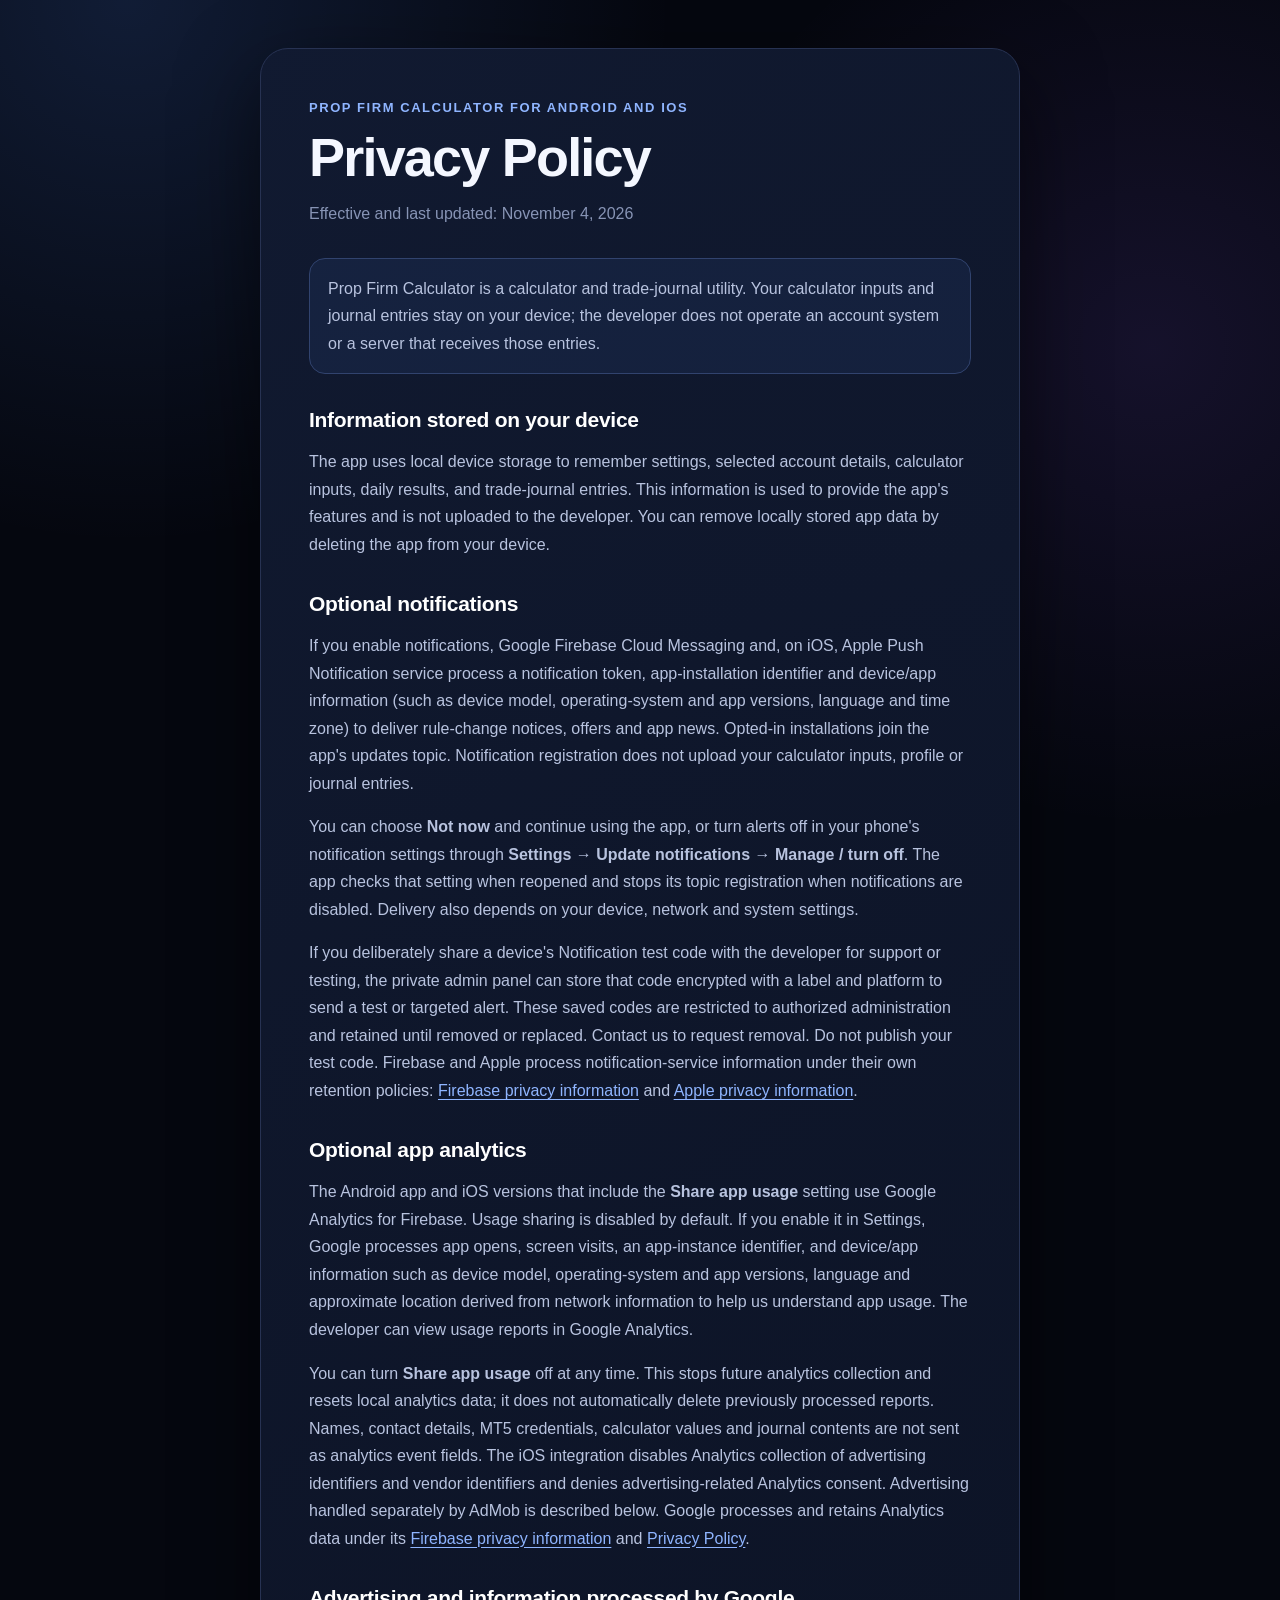
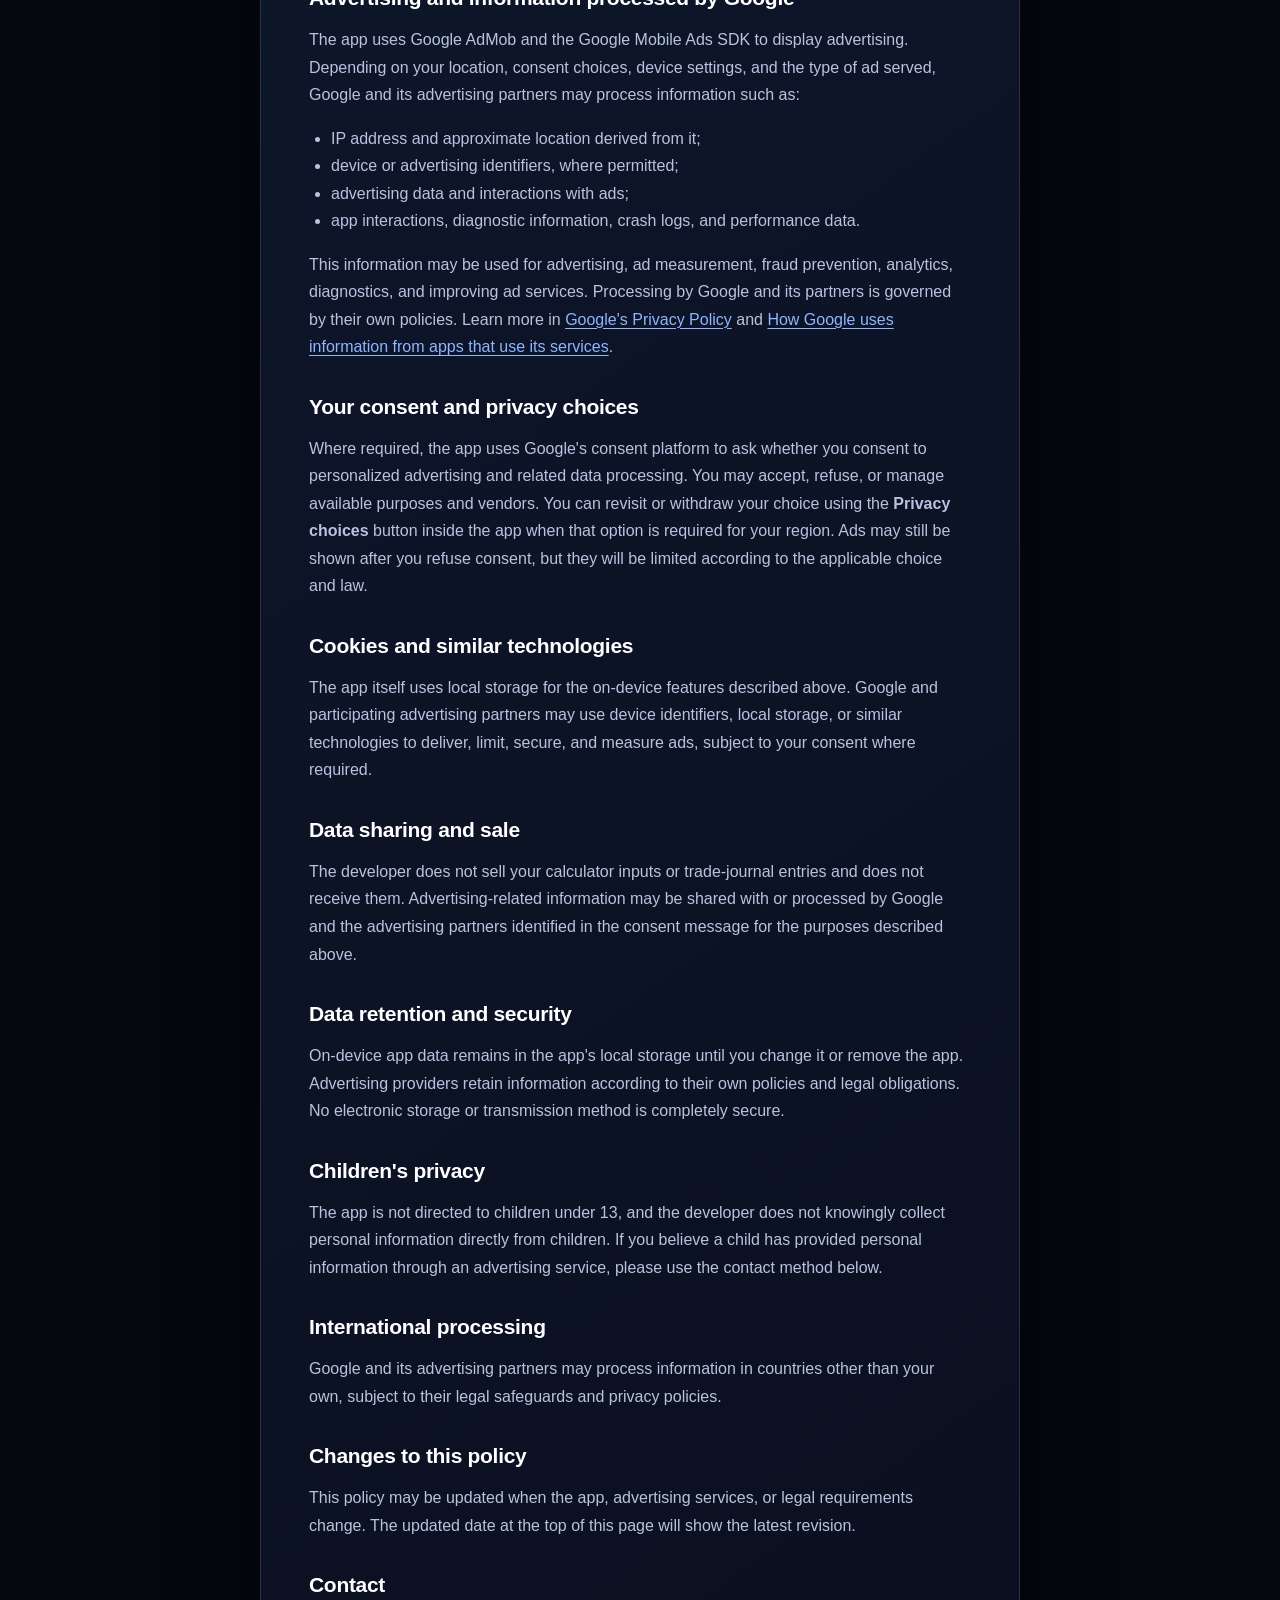
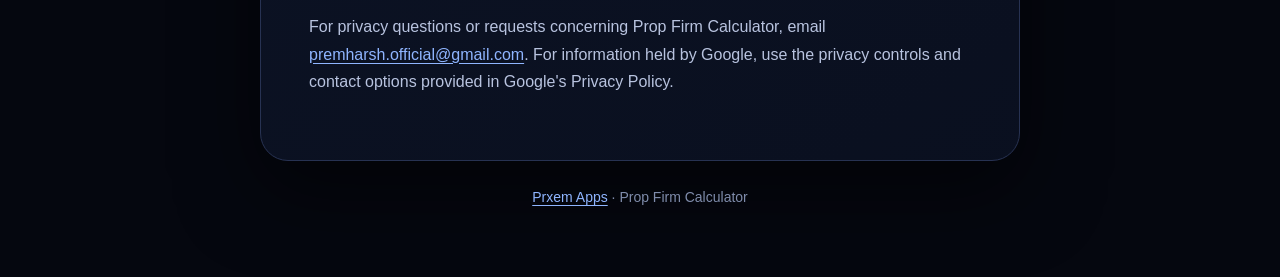
<file: index.html>
<!doctype html>
<html lang="en">
<head>
  <meta charset="utf-8">
  <meta name="viewport" content="width=device-width, initial-scale=1">
  <meta name="color-scheme" content="dark">
  <title>Privacy Policy — Prop Firm Calculator</title>
  <meta name="description" content="Privacy Policy for the Prop Firm Calculator Android and iOS apps.">
  <style>
    :root {
      color-scheme: dark;
      font-family: -apple-system, BlinkMacSystemFont, "Segoe UI", sans-serif;
      background: #05070f;
      color: #f4f7ff;
    }
    * { box-sizing: border-box; }
    body {
      margin: 0;
      background:
        radial-gradient(circle at 10% 0%, rgba(79, 140, 255, .16), transparent 34rem),
        radial-gradient(circle at 90% 10%, rgba(139, 92, 246, .12), transparent 30rem),
        #05070f;
    }
    main { width: min(760px, calc(100% - 32px)); margin: 0 auto; padding: 48px 0 72px; }
    article {
      padding: clamp(24px, 6vw, 48px);
      border: 1px solid #273252;
      border-radius: 28px;
      background: linear-gradient(145deg, rgba(17, 26, 49, .97), rgba(10, 16, 32, .97));
      box-shadow: 0 28px 80px #0008;
    }
    .eyebrow { margin: 0 0 10px; color: #8fb5ff; font-size: 13px; font-weight: 800; letter-spacing: .12em; text-transform: uppercase; }
    h1 { margin: 0; font-size: clamp(34px, 8vw, 54px); letter-spacing: -1.8px; line-height: 1.05; }
    h2 { margin: 34px 0 10px; color: #fff; font-size: 21px; letter-spacing: -.3px; }
    p, li { color: #b8c3df; line-height: 1.72; }
    ul { padding-left: 22px; }
    a { color: #8fb5ff; text-underline-offset: 3px; }
    .updated { margin: 14px 0 30px; color: #8794b5; }
    .notice { padding: 16px 18px; border: 1px solid #31436e; border-radius: 16px; background: rgba(79, 140, 255, .08); }
    footer { margin-top: 28px; text-align: center; color: #7f8cab; font-size: 14px; }
  </style>
</head>
<body>
  <main>
    <article>
      <p class="eyebrow">Prop Firm Calculator for Android and iOS</p>
      <h1>Privacy Policy</h1>
      <p class="updated">Effective and last updated: November 4, 2026</p>

      <p class="notice">Prop Firm Calculator is a calculator and trade-journal utility. Your calculator inputs and journal entries stay on your device; the developer does not operate an account system or a server that receives those entries.</p>

      <h2>Information stored on your device</h2>
      <p>The app uses local device storage to remember settings, selected account details, calculator inputs, daily results, and trade-journal entries. This information is used to provide the app's features and is not uploaded to the developer. You can remove locally stored app data by deleting the app from your device.</p>

      <h2>Optional notifications</h2>
      <p>If you enable notifications, Google Firebase Cloud Messaging and, on iOS, Apple Push Notification service process a notification token, app-installation identifier and device/app information (such as device model, operating-system and app versions, language and time zone) to deliver rule-change notices, offers and app news. Opted-in installations join the app's updates topic. Notification registration does not upload your calculator inputs, profile or journal entries.</p>
      <p>You can choose <strong>Not now</strong> and continue using the app, or turn alerts off in your phone's notification settings through <strong>Settings → Update notifications → Manage / turn off</strong>. The app checks that setting when reopened and stops its topic registration when notifications are disabled. Delivery also depends on your device, network and system settings.</p>
      <p>If you deliberately share a device's Notification test code with the developer for support or testing, the private admin panel can store that code encrypted with a label and platform to send a test or targeted alert. These saved codes are restricted to authorized administration and retained until removed or replaced. Contact us to request removal. Do not publish your test code. Firebase and Apple process notification-service information under their own retention policies: <a href="https://firebase.google.com/support/privacy">Firebase privacy information</a> and <a href="https://www.apple.com/legal/privacy/">Apple privacy information</a>.</p>

      <h2>Optional app analytics</h2>
      <p>The Android app and iOS versions that include the <strong>Share app usage</strong> setting use Google Analytics for Firebase. Usage sharing is disabled by default. If you enable it in Settings, Google processes app opens, screen visits, an app-instance identifier, and device/app information such as device model, operating-system and app versions, language and approximate location derived from network information to help us understand app usage. The developer can view usage reports in Google Analytics.</p>
      <p>You can turn <strong>Share app usage</strong> off at any time. This stops future analytics collection and resets local analytics data; it does not automatically delete previously processed reports. Names, contact details, MT5 credentials, calculator values and journal contents are not sent as analytics event fields. The iOS integration disables Analytics collection of advertising identifiers and vendor identifiers and denies advertising-related Analytics consent. Advertising handled separately by AdMob is described below. Google processes and retains Analytics data under its <a href="https://firebase.google.com/support/privacy">Firebase privacy information</a> and <a href="https://policies.google.com/privacy">Privacy Policy</a>.</p>

      <h2>Advertising and information processed by Google</h2>
      <p>The app uses Google AdMob and the Google Mobile Ads SDK to display advertising. Depending on your location, consent choices, device settings, and the type of ad served, Google and its advertising partners may process information such as:</p>
      <ul>
        <li>IP address and approximate location derived from it;</li>
        <li>device or advertising identifiers, where permitted;</li>
        <li>advertising data and interactions with ads;</li>
        <li>app interactions, diagnostic information, crash logs, and performance data.</li>
      </ul>
      <p>This information may be used for advertising, ad measurement, fraud prevention, analytics, diagnostics, and improving ad services. Processing by Google and its partners is governed by their own policies. Learn more in <a href="https://policies.google.com/privacy">Google's Privacy Policy</a> and <a href="https://policies.google.com/technologies/partner-sites">How Google uses information from apps that use its services</a>.</p>

      <h2>Your consent and privacy choices</h2>
      <p>Where required, the app uses Google's consent platform to ask whether you consent to personalized advertising and related data processing. You may accept, refuse, or manage available purposes and vendors. You can revisit or withdraw your choice using the <strong>Privacy choices</strong> button inside the app when that option is required for your region. Ads may still be shown after you refuse consent, but they will be limited according to the applicable choice and law.</p>

      <h2>Cookies and similar technologies</h2>
      <p>The app itself uses local storage for the on-device features described above. Google and participating advertising partners may use device identifiers, local storage, or similar technologies to deliver, limit, secure, and measure ads, subject to your consent where required.</p>

      <h2>Data sharing and sale</h2>
      <p>The developer does not sell your calculator inputs or trade-journal entries and does not receive them. Advertising-related information may be shared with or processed by Google and the advertising partners identified in the consent message for the purposes described above.</p>

      <h2>Data retention and security</h2>
      <p>On-device app data remains in the app's local storage until you change it or remove the app. Advertising providers retain information according to their own policies and legal obligations. No electronic storage or transmission method is completely secure.</p>

      <h2>Children's privacy</h2>
      <p>The app is not directed to children under 13, and the developer does not knowingly collect personal information directly from children. If you believe a child has provided personal information through an advertising service, please use the contact method below.</p>

      <h2>International processing</h2>
      <p>Google and its advertising partners may process information in countries other than your own, subject to their legal safeguards and privacy policies.</p>

      <h2>Changes to this policy</h2>
      <p>This policy may be updated when the app, advertising services, or legal requirements change. The updated date at the top of this page will show the latest revision.</p>

      <h2>Contact</h2>
      <p>For privacy questions or requests concerning Prop Firm Calculator, email <a href="mailto:premharsh.official@gmail.com">premharsh.official@gmail.com</a>. For information held by Google, use the privacy controls and contact options provided in Google's Privacy Policy.</p>
    </article>
    <footer><a href="/">Prxem Apps</a> · Prop Firm Calculator</footer>
  </main>
</body>
</html>
</file>
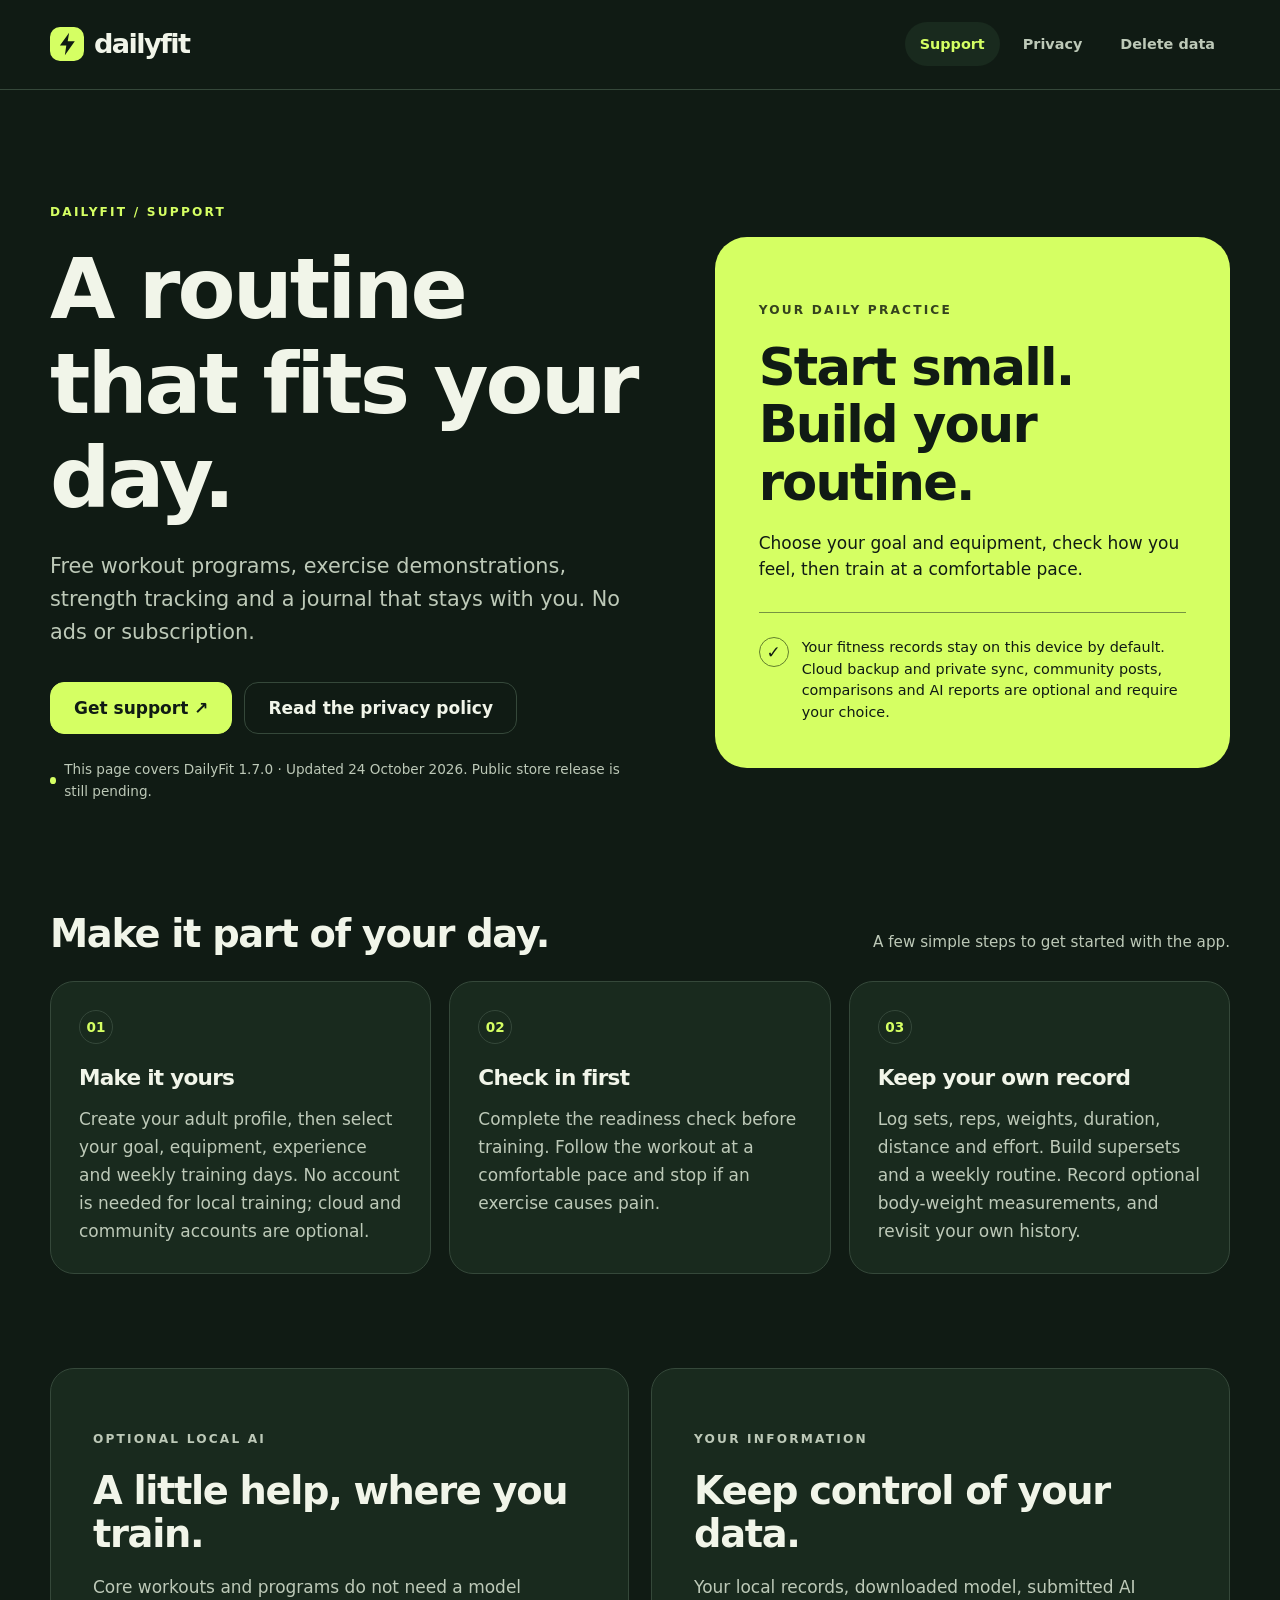
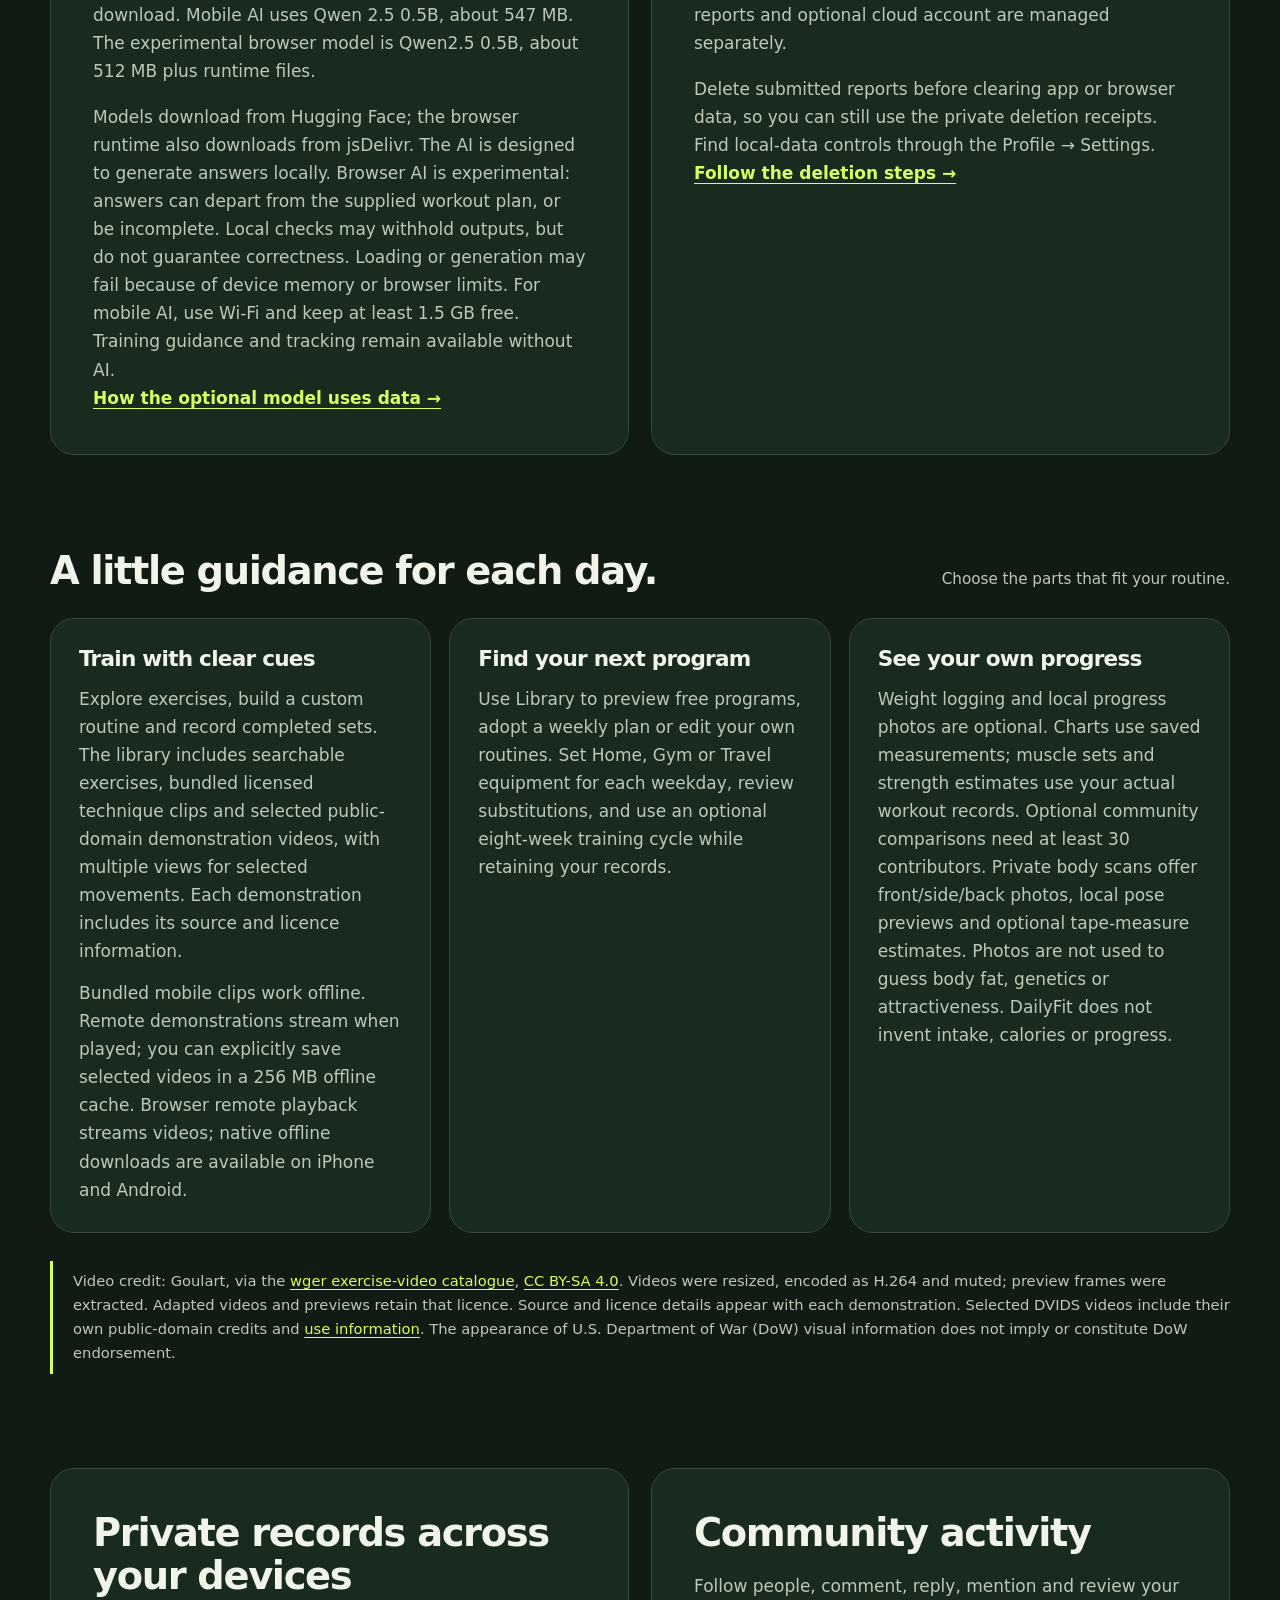
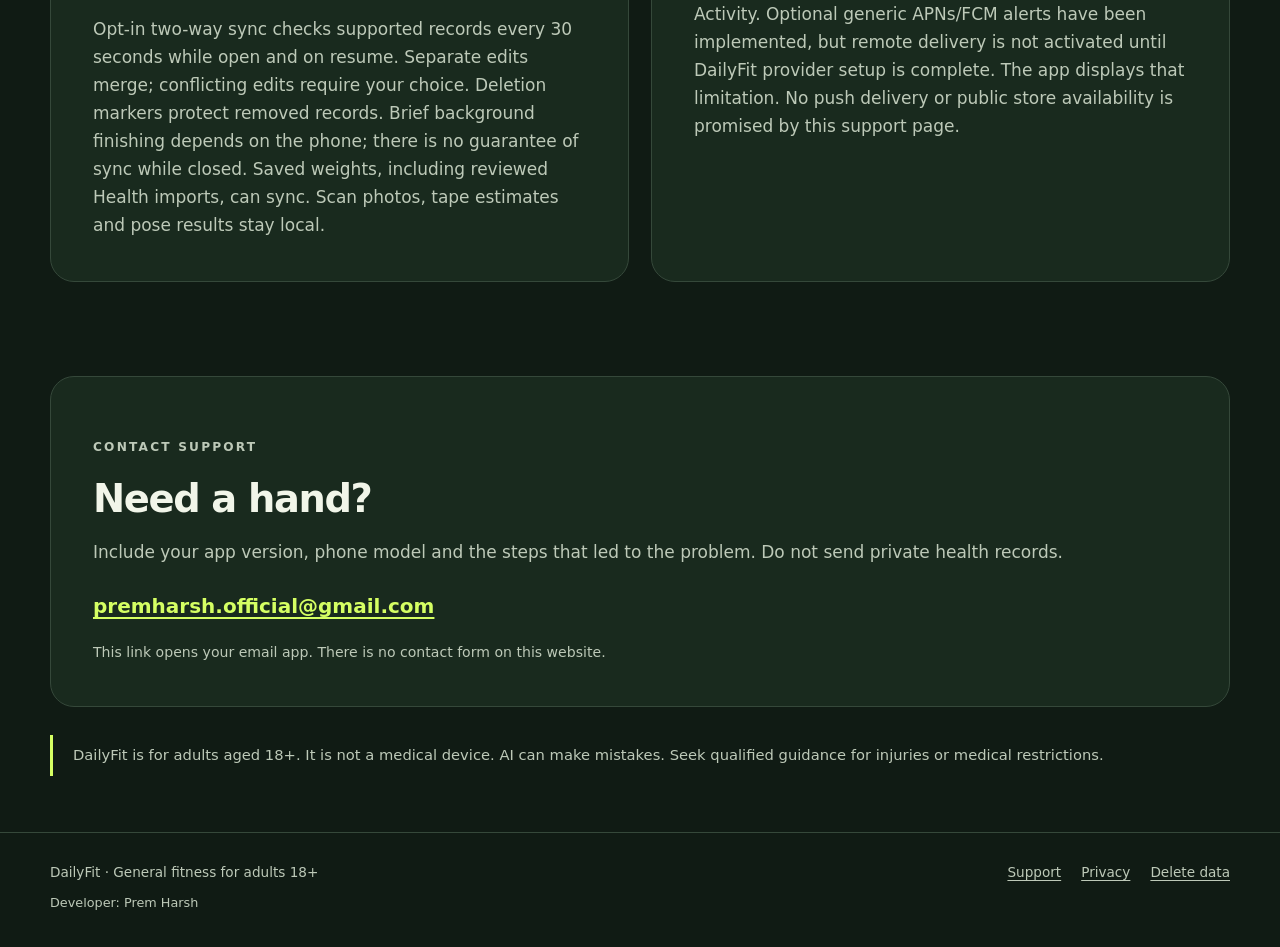
<file: dailyfit/index.html>
<!doctype html>
<html lang="en">
<head>
  <meta charset="utf-8">
  <meta name="viewport" content="width=device-width, initial-scale=1">
  <meta name="description" content="Support, privacy and data deletion guidance for the DailyFit fitness app.">
  <meta name="theme-color" content="#101b14">
  <meta name="referrer" content="no-referrer">
  <title>DailyFit — Support</title>
  <link rel="stylesheet" href="assets/styles.css">
  <link rel="icon" href="assets/mark.svg" type="image/svg+xml">
</head>
<body>
  <a class="skip-link" href="#main">Skip to content</a>
  <header class="site-header">
    <div class="container header-inner">
      <a class="brand" href="index.html" aria-label="DailyFit support home"><img src="assets/mark.svg" alt="" width="34" height="34">dailyfit</a>
      <nav class="site-nav" aria-label="Main navigation"><a href="index.html" aria-current="page">Support</a><a href="privacy.html">Privacy</a><a href="deletion.html">Delete data</a></nav>
    </div>
  </header>
  <main id="main" tabindex="-1">
    <section class="hero container" aria-labelledby="page-title">
      <div class="hero-grid">
        <div>
          <p class="eyebrow">DailyFit / Support</p>
          <h1 id="page-title">A routine that fits your day.</h1>
          <p class="lead">Free workout programs, exercise demonstrations, strength tracking and a journal that stays with you. No ads or subscription.</p>
          <div class="actions"><a class="button" href="mailto:premharsh.official@gmail.com">Get support <span aria-hidden="true">&nbsp;↗</span></a><a class="button secondary" href="privacy.html">Read the privacy policy</a></div>
          <p class="testing">This page covers DailyFit 1.7.0 · Updated 24 October 2026. Public store release is still pending.</p>
        </div>
        <div class="routine-card">
          <p class="eyebrow">Your daily practice</p>
          <h2>Start small.<br>Build your routine.</h2>
          <p>Choose your goal and equipment, check how you feel, then train at a comfortable pace.</p>
          <div class="device-note"><span class="checkmark" aria-hidden="true">✓</span><p>Your fitness records stay on this device by default. Cloud backup and private sync, community posts, comparisons and AI reports are optional and require your choice.</p></div>
        </div>
      </div>
    </section>
    <section class="section container" aria-labelledby="start-title">
      <div class="section-header"><h2 id="start-title">Make it part of your day.</h2><p>A few simple steps to get started with the app.</p></div>
      <div class="grid-three">
        <article class="card"><span class="number" aria-hidden="true">01</span><h3>Make it yours</h3><p>Create your adult profile, then select your goal, equipment, experience and weekly training days. No account is needed for local training; cloud and community accounts are optional.</p></article>
        <article class="card"><span class="number" aria-hidden="true">02</span><h3>Check in first</h3><p>Complete the readiness check before training. Follow the workout at a comfortable pace and stop if an exercise causes pain.</p></article>
        <article class="card"><span class="number" aria-hidden="true">03</span><h3>Keep your own record</h3><p>Log sets, reps, weights, duration, distance and effort. Build supersets and a weekly routine. Record optional body-weight measurements, and revisit your own history.</p></article>
      </div>
    </section>
    <section class="section container" aria-labelledby="help-title">
      <div class="split">
        <article class="support-panel"><p class="eyebrow">Optional local AI</p><h2 id="help-title">A little help, where you train.</h2><p>Core workouts and programs do not need a model download. Mobile AI uses Qwen 2.5 0.5B, about 547 MB. The experimental browser model is Qwen2.5 0.5B, about 512 MB plus runtime files.</p><p>Models download from Hugging Face; the browser runtime also downloads from jsDelivr. The AI is designed to generate answers locally. Browser AI is experimental: answers can depart from the supplied workout plan, or be incomplete. Local checks may withhold outputs, but do not guarantee correctness. Loading or generation may fail because of device memory or browser limits. For mobile AI, use Wi-Fi and keep at least 1.5 GB free. Training guidance and tracking remain available without AI.</p><a class="text-link" href="privacy.html#optional-ai-model">How the optional model uses data →</a></article>
        <article class="support-panel"><p class="eyebrow">Your information</p><h2>Keep control of your data.</h2><p>Your local records, downloaded model, submitted AI reports and optional cloud account are managed separately.</p><p>Delete submitted reports before clearing app or browser data, so you can still use the private deletion receipts. Find local-data controls through the Profile → Settings.</p><a class="text-link" href="deletion.html">Follow the deletion steps →</a></article>
      </div>
    </section>
    <section class="section container" aria-labelledby="features-title">
      <div class="section-header"><h2 id="features-title">A little guidance for each day.</h2><p>Choose the parts that fit your routine.</p></div>
      <div class="grid-three">
        <article class="card"><h3>Train with clear cues</h3><p>Explore exercises, build a custom routine and record completed sets. The library includes searchable exercises, bundled licensed technique clips and selected public-domain demonstration videos, with multiple views for selected movements. Each demonstration includes its source and licence information.</p><p>Bundled mobile clips work offline. Remote demonstrations stream when played; you can explicitly save selected videos in a 256 MB offline cache. Browser remote playback streams videos; native offline downloads are available on iPhone and Android.</p></article>
        <article class="card"><h3>Find your next program</h3><p>Use Library to preview free programs, adopt a weekly plan or edit your own routines. Set Home, Gym or Travel equipment for each weekday, review substitutions, and use an optional eight-week training cycle while retaining your records.</p></article>
        <article class="card"><h3>See your own progress</h3><p>Weight logging and local progress photos are optional. Charts use saved measurements; muscle sets and strength estimates use your actual workout records. Optional community comparisons need at least 30 contributors. Private body scans offer front/side/back photos, local pose previews and optional tape-measure estimates. Photos are not used to guess body fat, genetics or attractiveness. DailyFit does not invent intake, calories or progress.</p></article>
      </div>
      <p class="scope-note">Video credit: Goulart, via the <a href="https://wger.de/api/v2/video/">wger exercise-video catalogue</a>, <a href="https://creativecommons.org/licenses/by-sa/4.0/">CC BY-SA 4.0</a>. Videos were resized, encoded as H.264 and muted; preview frames were extracted. Adapted videos and previews retain that licence. Source and licence details appear with each demonstration. Selected DVIDS videos include their own public-domain credits and <a href="https://www.dvidshub.net/about/copyright">use information</a>. The appearance of U.S. Department of War (DoW) visual information does not imply or constitute DoW endorsement.</p>
    </section>
    <section class="section container" aria-labelledby="sync-title"><div class="split"><article class="support-panel"><h2 id="sync-title">Private records across your devices</h2><p>Opt-in two-way sync checks supported records every 30 seconds while open and on resume. Separate edits merge; conflicting edits require your choice. Deletion markers protect removed records. Brief background finishing depends on the phone; there is no guarantee of sync while closed. Saved weights, including reviewed Health imports, can sync. Scan photos, tape estimates and pose results stay local.</p></article><article class="support-panel"><h2>Community activity</h2><p>Follow people, comment, reply, mention and review your Activity. Optional generic APNs/FCM alerts have been implemented, but remote delivery is not activated until DailyFit provider setup is complete. The app displays that limitation. No push delivery or public store availability is promised by this support page.</p></article></div></section>
    <section class="section container" aria-labelledby="support-title">
      <div class="support-panel"><p class="eyebrow">Contact support</p><h2 id="support-title">Need a hand?</h2><p>Include your app version, phone model and the steps that led to the problem. Do not send private health records.</p><a class="email" href="mailto:premharsh.official@gmail.com">premharsh.official@gmail.com</a><p class="small">This link opens your email app. There is no contact form on this website.</p></div>
      <p class="scope-note">DailyFit is for adults aged 18+. It is not a medical device. AI can make mistakes. Seek qualified guidance for injuries or medical restrictions.</p>
    </section>
</main>
  <footer class="site-footer">
    <div class="container footer-inner">
      <div><p>DailyFit · General fitness for adults 18+</p><p class="footer-caption">Developer: Prem Harsh</p></div>
      <nav class="footer-links" aria-label="Footer navigation"><a href="index.html">Support</a><a href="privacy.html">Privacy</a><a href="deletion.html">Delete data</a></nav>
    </div>
  </footer>
</body>
</html>
</file>
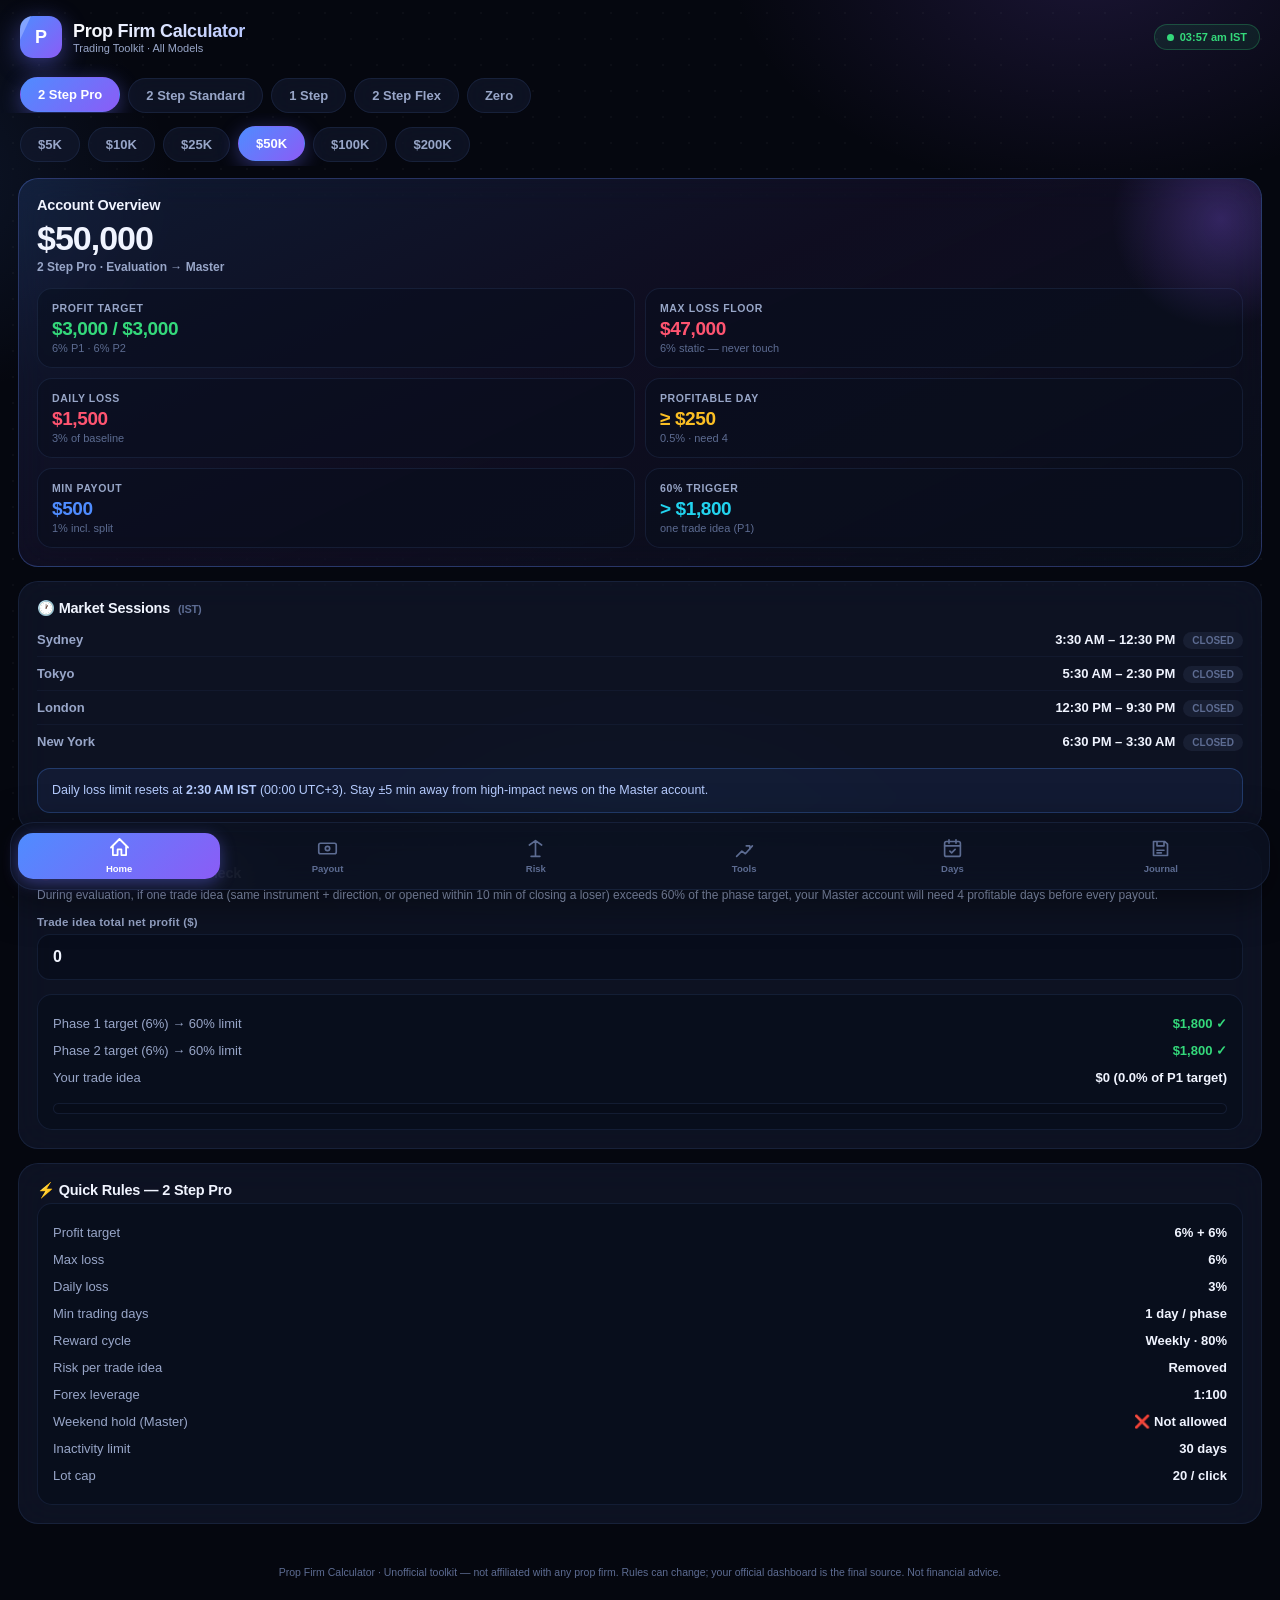
<file: pipcalc-pro.html>
<!DOCTYPE html>
<html lang="en">
<head>
<meta charset="UTF-8">
<meta name="viewport" content="width=device-width, initial-scale=1.0, viewport-fit=cover, user-scalable=no">
<meta name="apple-mobile-web-app-capable" content="yes">
<meta name="apple-mobile-web-app-status-bar-style" content="black-translucent">
<meta name="theme-color" content="#05070f">
<meta name="mobile-web-app-capable" content="yes">
<meta name="apple-mobile-web-app-title" content="PropFirm Calc">
<meta name="format-detection" content="telephone=no">
<link rel="manifest" id="manifestLink">
<title>Prop Firm Calculator</title>
<style>
  :root{
    --bg:#05070f; --glass:rgba(20,28,52,.55);
    --card:#0c1322; --border:rgba(80,110,180,.16); --border2:rgba(100,140,255,.3);
    --text:#f0f4ff; --sub:#98a6c8; --faint:#5d6c92;
    --blue:#4f8cff; --violet:#8b5cf6; --cyan:#22d3ee;
    --green:#34d97b; --red:#ff5470; --gold:#fbbf24;
    --grad:linear-gradient(135deg,#4f8cff 0%,#8b5cf6 100%);
    --grad-green:linear-gradient(135deg,#34d97b,#22d3ee);
    --grad-gold:linear-gradient(135deg,#fbbf24,#ff8a4c);
    --r:20px;
    --safe-b:env(safe-area-inset-bottom,0px);
    --safe-t:env(safe-area-inset-top,0px);
  }
  *{margin:0;padding:0;box-sizing:border-box;-webkit-tap-highlight-color:transparent}
  html{overscroll-behavior:none;-webkit-text-size-adjust:100%}
  body{
    background:var(--bg);color:var(--text);
    font-family:-apple-system,BlinkMacSystemFont,'SF Pro Display','Segoe UI',Roboto,sans-serif;
    padding-bottom:calc(92px + var(--safe-b));
    -webkit-font-smoothing:antialiased;
    -webkit-user-select:none;user-select:none;
    touch-action:manipulation;overscroll-behavior-y:none;
    min-height:100vh;position:relative;
  }
  input,select,textarea{-webkit-user-select:text;user-select:text}
  .bg-fx{position:fixed;inset:0;z-index:-1;overflow:hidden;background:
    radial-gradient(600px 400px at 85% -5%,rgba(139,92,246,.16),transparent 60%),
    radial-gradient(500px 380px at -10% 20%,rgba(79,140,255,.13),transparent 60%),
    radial-gradient(600px 500px at 50% 110%,rgba(34,211,238,.07),transparent 60%),var(--bg)}
  .bg-fx::after{content:'';position:absolute;inset:0;background-image:radial-gradient(rgba(255,255,255,.028) 1px,transparent 1px);background-size:26px 26px}
  .appbar{padding:calc(16px + var(--safe-t)) 20px 6px;display:flex;align-items:center;justify-content:space-between}
  .brand{display:flex;align-items:center;gap:11px}
  .logo{width:42px;height:42px;border-radius:13px;background:var(--grad);display:flex;align-items:center;justify-content:center;font-weight:800;font-size:18px;color:#fff;box-shadow:0 6px 24px rgba(107,110,255,.45);position:relative;overflow:hidden}
  .logo::after{content:'';position:absolute;top:-50%;left:-60%;width:60%;height:200%;background:rgba(255,255,255,.25);transform:rotate(25deg);animation:sheen 3.5s ease-in-out infinite}
  @keyframes sheen{0%,60%{left:-60%}100%{left:140%}}
  .brand h1{font-size:18px;font-weight:800;letter-spacing:-.3px;background:linear-gradient(90deg,#fff,#b9c8ff);-webkit-background-clip:text;-webkit-text-fill-color:transparent}
  .brand span{display:block;font-size:11px;color:var(--sub);font-weight:500}
  .live-dot{display:flex;align-items:center;gap:6px;font-size:11px;color:var(--green);font-weight:700;background:rgba(52,217,123,.09);border:1px solid rgba(52,217,123,.25);padding:6px 12px;border-radius:100px}
  .live-dot i{width:7px;height:7px;border-radius:50%;background:var(--green);animation:pulse 1.6s infinite}
  @keyframes pulse{0%,100%{box-shadow:0 0 0 0 rgba(52,217,123,.5)}55%{box-shadow:0 0 0 6px rgba(52,217,123,0)}}
  .acct-strip{display:flex;gap:8px;overflow-x:auto;padding:14px 20px 4px;scrollbar-width:none}
  .acct-strip::-webkit-scrollbar{display:none}
  .chip{flex:0 0 auto;padding:9px 17px;border-radius:100px;background:var(--glass);border:1px solid var(--border);color:var(--sub);font-size:13px;font-weight:700;cursor:pointer;transition:all .2s;backdrop-filter:blur(12px);-webkit-backdrop-filter:blur(12px)}
  .chip.on{background:var(--grad);color:#fff;border-color:transparent;box-shadow:0 5px 20px rgba(107,110,255,.4);transform:translateY(-1px)}
  .page{display:none;padding:12px 18px 20px}
  .page.on{display:block;animation:pageIn .32s cubic-bezier(.22,.9,.3,1)}
  @keyframes pageIn{from{opacity:0;transform:translateY(14px) scale(.99)}to{opacity:1;transform:none}}
  .card{background:var(--glass);border:1px solid var(--border);border-radius:var(--r);padding:18px;margin-bottom:14px;backdrop-filter:blur(18px);-webkit-backdrop-filter:blur(18px);position:relative}
  .card h2{font-size:14.5px;font-weight:800;margin-bottom:4px;display:flex;align-items:center;gap:8px;letter-spacing:-.2px}
  .card .sub{font-size:12px;color:var(--sub);margin-bottom:12px;line-height:1.5}
  .hero{border:1px solid var(--border2);overflow:hidden;background:linear-gradient(155deg,rgba(79,140,255,.14),rgba(139,92,246,.08) 45%,rgba(12,19,34,.6))}
  .hero::before{content:'';position:absolute;top:-70px;right:-70px;width:220px;height:220px;border-radius:50%;background:radial-gradient(circle,rgba(139,92,246,.3),transparent 70%);pointer-events:none}
  .hero-balance{font-size:34px;font-weight:800;letter-spacing:-1px;margin:6px 0 2px}
  .hero-tag{font-size:12px;color:var(--sub);font-weight:600}
  .grid{display:grid;grid-template-columns:1fr 1fr;gap:10px;margin-top:14px}
  .stat{background:rgba(10,16,30,.55);border:1px solid var(--border);border-radius:15px;padding:13px 14px;transition:transform .15s}
  .stat:active{transform:scale(.97)}
  .stat .k{font-size:10.5px;color:var(--sub);font-weight:700;text-transform:uppercase;letter-spacing:.6px}
  .stat .v{font-size:19px;font-weight:800;margin-top:4px;letter-spacing:-.4px}
  .stat .d{font-size:11px;color:var(--faint);margin-top:2px}
  .v.g{color:var(--green)} .v.r{color:var(--red)} .v.o{color:var(--gold)} .v.b{color:var(--blue)} .v.c{color:var(--cyan)}
  label{display:block;font-size:11.5px;color:var(--sub);font-weight:700;margin:12px 0 6px;letter-spacing:.2px}
  input,select,textarea{width:100%;padding:13px 15px;border-radius:13px;font-size:16px;font-weight:600;border:1px solid var(--border);background:rgba(8,13,26,.7);color:var(--text);outline:none;transition:all .18s;-webkit-appearance:none;appearance:none}
  input:focus,select:focus{border-color:var(--blue);box-shadow:0 0 0 3px rgba(79,140,255,.15)}
  .row{display:flex;gap:10px}.row>div{flex:1}
  .seg{display:flex;background:rgba(8,13,26,.7);border:1px solid var(--border);border-radius:13px;padding:4px;margin-top:6px;gap:3px}
  .seg button{flex:1;padding:10px 4px;border:none;border-radius:10px;background:transparent;color:var(--sub);font-size:13px;font-weight:800;cursor:pointer;transition:all .18s}
  .seg button.on{background:var(--grad);color:#fff;box-shadow:0 3px 12px rgba(107,110,255,.35)}
  .res{background:rgba(8,13,26,.6);border:1px solid var(--border);border-radius:15px;padding:15px;margin-top:14px}
  .rl{display:flex;justify-content:space-between;align-items:center;padding:6px 0;font-size:13px;color:var(--sub)}
  .rl b{color:var(--text);font-weight:800;font-size:13px}
  .rl.neg b{color:var(--red)}
  .rl.hl{border-top:1px solid var(--border);margin-top:6px;padding-top:12px;font-size:14px}
  .rl.hl b{color:var(--green);font-size:16px}
  .bignum{text-align:center;font-size:32px;font-weight:800;letter-spacing:-1px;margin:8px 0 2px;color:var(--green)}
  .bignum.r{color:var(--red)} .bignum.o{color:var(--gold)} .bignum.w{color:var(--text)}
  .tagline{text-align:center;font-size:12px;color:var(--sub)}
  .alert{border-radius:13px;padding:12px 14px;font-size:12.5px;line-height:1.55;margin-top:12px;font-weight:500}
  .alert.red{background:rgba(255,84,112,.09);border:1px solid rgba(255,84,112,.3);color:#ffb0be}
  .alert.green{background:rgba(52,217,123,.08);border:1px solid rgba(52,217,123,.28);color:#9ef0c0}
  .alert.gold{background:rgba(251,191,36,.08);border:1px solid rgba(251,191,36,.28);color:#ffe09a}
  .alert.blue{background:rgba(79,140,255,.08);border:1px solid rgba(79,140,255,.28);color:#b6ccff}
  .btn{width:100%;padding:15px;border:none;border-radius:14px;background:var(--grad);color:#fff;font-size:15px;font-weight:800;cursor:pointer;margin-top:14px;box-shadow:0 6px 22px rgba(107,110,255,.35);transition:all .15s}
  .btn:active{transform:scale(.97)}
  .btn.ghost{background:rgba(8,13,26,.7);border:1px solid var(--border);color:var(--sub);box-shadow:none}
  .btn.sm{width:auto;padding:11px 20px;font-size:13px;margin:0}
  .dayrow{display:flex;justify-content:space-between;align-items:center;background:rgba(8,13,26,.6);border:1px solid var(--border);border-radius:13px;padding:12px 14px;margin-bottom:8px;animation:pageIn .25s}
  .dayrow .l{font-size:14px;font-weight:800}
  .dayrow .l small{display:block;color:var(--faint);font-weight:600;font-size:11px;margin-top:1px}
  .badge{font-size:11px;font-weight:800;padding:5px 11px;border-radius:100px}
  .badge.ok{background:rgba(52,217,123,.13);color:var(--green)}
  .badge.no{background:rgba(255,84,112,.11);color:var(--red)}
  .badge.low{background:rgba(251,191,36,.11);color:var(--gold)}
  .x{background:none;border:none;color:var(--faint);font-size:17px;padding:2px 6px;cursor:pointer}
  .dots{display:flex;gap:9px;margin-top:16px}
  .dots i{flex:1;height:9px;border-radius:6px;background:rgba(8,13,26,.8);border:1px solid var(--border);transition:all .3s}
  .dots i.f{background:var(--grad-green);border-color:transparent;box-shadow:0 0 14px rgba(52,217,123,.5)}
  .bar{height:11px;border-radius:7px;background:rgba(8,13,26,.8);overflow:hidden;margin-top:12px;border:1px solid var(--border)}
  .bar i{display:block;height:100%;border-radius:7px;background:var(--grad);transition:width .45s cubic-bezier(.22,.9,.3,1)}
  .bar i.warn{background:var(--grad-gold)}
  .bar i.ok{background:var(--grad-green)}
  .traderow{background:rgba(8,13,26,.6);border:1px solid var(--border);border-radius:14px;padding:12px 14px;margin-bottom:9px;animation:pageIn .25s}
  .tr-top{display:flex;justify-content:space-between;align-items:center}
  .tr-inst{font-size:14px;font-weight:800;display:flex;align-items:center;gap:7px}
  .dirtag{font-size:10px;font-weight:800;padding:3px 8px;border-radius:6px;letter-spacing:.5px}
  .dirtag.buy{background:rgba(52,217,123,.13);color:var(--green)}
  .dirtag.sell{background:rgba(255,84,112,.12);color:var(--red)}
  .tr-pnl{font-size:15px;font-weight:800}
  .tr-meta{font-size:11px;color:var(--faint);margin-top:4px;display:flex;justify-content:space-between;align-items:center}
  .jstats{display:grid;grid-template-columns:repeat(3,1fr);gap:9px;margin-top:4px}
  .jstat{background:rgba(8,13,26,.55);border:1px solid var(--border);border-radius:13px;padding:11px 8px;text-align:center}
  .jstat .k{font-size:10px;color:var(--sub);font-weight:700;text-transform:uppercase;letter-spacing:.4px}
  .jstat .v{font-size:16px;font-weight:800;margin-top:3px}
  .sess{display:flex;justify-content:space-between;align-items:center;padding:9px 0;border-bottom:1px solid rgba(80,110,180,.08);font-size:13px}
  .sess:last-child{border:none}
  .sess .n{color:var(--sub);font-weight:600}
  .sess .t{font-weight:800}
  .sess .st{font-size:10px;font-weight:800;padding:3px 9px;border-radius:100px;margin-left:8px}
  .st.open{background:rgba(52,217,123,.13);color:var(--green)}
  .st.closed{background:rgba(93,108,146,.15);color:var(--faint)}
  canvas.chart{width:100%;height:190px;border-radius:14px;background:rgba(8,13,26,.6);border:1px solid var(--border);margin-top:14px}
  table.mini{width:100%;border-collapse:collapse;margin-top:12px;font-size:12.5px}
  table.mini th{color:var(--sub);font-size:10.5px;text-transform:uppercase;letter-spacing:.5px;text-align:left;padding:6px 4px;border-bottom:1px solid var(--border)}
  table.mini td{padding:7px 4px;border-bottom:1px solid rgba(80,110,180,.08);font-weight:700}
  nav{position:fixed;left:10px;right:10px;bottom:calc(10px + var(--safe-b));z-index:50;display:flex;justify-content:space-around;padding:8px 4px;border-radius:24px;background:rgba(12,18,34,.82);backdrop-filter:blur(24px);-webkit-backdrop-filter:blur(24px);border:1px solid var(--border);box-shadow:0 10px 40px rgba(0,0,0,.5)}
  nav button{flex:1;background:none;border:none;color:var(--faint);font-size:9.5px;font-weight:700;display:flex;flex-direction:column;align-items:center;gap:4px;cursor:pointer;padding:7px 0;border-radius:16px;transition:all .2s;position:relative}
  nav button svg{width:21px;height:21px;stroke:currentColor;fill:none;stroke-width:1.9;stroke-linecap:round;stroke-linejoin:round;transition:transform .2s}
  nav button.on{color:#fff}
  nav button.on::before{content:'';position:absolute;inset:2px 3px;background:var(--grad);border-radius:15px;z-index:-1;box-shadow:0 4px 16px rgba(107,110,255,.4);animation:navPop .25s cubic-bezier(.34,1.56,.64,1)}
  @keyframes navPop{from{transform:scale(.8);opacity:.4}to{transform:none;opacity:1}}
  nav button.on svg{transform:translateY(-1px) scale(1.08)}
  nav button:active svg{transform:scale(.88)}
  .footer-note{text-align:center;font-size:10.5px;color:var(--faint);padding:6px 26px 12px;line-height:1.55}
  #confetti{position:fixed;inset:0;pointer-events:none;z-index:100}
  #adSlot{display:none;position:fixed;left:0;right:0;bottom:calc(74px + var(--safe-b));z-index:49;height:50px;background:var(--card);border-top:1px solid var(--border);align-items:center;justify-content:center}
  body.ads-on{padding-bottom:calc(150px + var(--safe-b))}
  body.ads-on #adSlot{display:flex}
  .toast{position:fixed;left:50%;transform:translateX(-50%) translateY(20px);bottom:calc(100px + var(--safe-b));background:rgba(20,30,55,.95);border:1px solid var(--border2);color:var(--text);padding:12px 22px;border-radius:100px;font-size:13px;font-weight:700;z-index:99;opacity:0;transition:all .3s;pointer-events:none;backdrop-filter:blur(10px)}
  .toast.show{opacity:1;transform:translateX(-50%) translateY(0)}
</style>
</head>
<body>
<div class="bg-fx"></div>
<canvas id="confetti"></canvas>
<div class="toast" id="toast"></div>

<div class="appbar">
  <div class="brand">
    <div class="logo">P</div>
    <div><h1>Prop Firm Calculator</h1><span>Trading Toolkit · All Models</span></div>
  </div>
  <div class="live-dot"><i></i><span id="clock">--:--</span></div>
</div>

<div class="acct-strip" id="modelStrip" style="padding-bottom:0"></div>
<div class="acct-strip" id="acctStrip"></div>

<!-- ============ HOME ============ -->
<div class="page on" id="pg0">
  <div class="card hero">
    <h2>Account Overview</h2>
    <div class="hero-balance" id="heroBal">$50,000</div>
    <div class="hero-tag" id="heroTag">2 Step Pro · Master Account</div>
    <div class="grid" id="dashGrid"></div>
  </div>

  <div class="card">
    <h2>🕐 Market Sessions <span style="font-size:11px;color:var(--faint);font-weight:600">(IST)</span></h2>
    <div id="sessList" style="margin-top:6px"></div>
    <div class="alert blue" style="margin-top:10px">Daily loss limit resets at <b>2:30 AM IST</b> (00:00 UTC+3). Stay ±5 min away from high-impact news on the Master account.</div>
  </div>

  <div class="card">
    <h2>🎯 Profit Concentration Check</h2>
    <p class="sub">During evaluation, if one trade idea (same instrument + direction, or opened within 10 min of closing a loser) exceeds 60% of the phase target, your Master account will need 4 profitable days before every payout.</p>
    <label>Trade idea total net profit ($)</label>
    <input type="number" id="ideaProfit" value="0" inputmode="decimal">
    <div class="res" id="concRes"></div>
  </div>

  <div class="card">
    <h2 id="rulesTitle">⚡ Quick Rules</h2>
    <div class="res" style="margin-top:4px" id="rulesRes"></div>
  </div>
</div>

<!-- ============ PAYOUT ============ -->
<div class="page" id="pg1">
  <div class="card">
    <h2>💵 Payout → Bank (INR)</h2>
    <p class="sub">Enter account profit — see the exact amount after split, fees, USDT conversion and TDS.</p>
    <label>Account profit — before split ($)</label>
    <input type="number" id="profit" value="1000" inputmode="decimal">
    <div class="row">
      <div><label>Split (%)</label><input type="number" id="split" value="80" inputmode="decimal"></div>
      <div><label>USDT rate (₹)</label><input type="number" id="rate" value="95.5" inputmode="decimal"></div>
    </div>
    <div class="row">
      <div><label>Firm fee (%)</label><input type="number" id="fpfee" value="1" inputmode="decimal"></div>
      <div><label>Network ($)</label><input type="number" id="netfee" value="2" inputmode="decimal"></div>
    </div>
    <div class="row">
      <div><label>Exchange fee (%)</label><input type="number" id="exfee" value="0.2" inputmode="decimal"></div>
      <div><label>TDS (%)</label><input type="number" id="tds" value="1" inputmode="decimal"></div>
    </div>
    <div class="res" id="payoutRes"></div>
    <div class="alert blue" id="minPayoutNote"></div>
  </div>

  <div class="card">
    <h2>🇮🇳 India Payout Guide</h2>
    <p class="sub">The safest low-fee route from prop firm to your Indian bank account.</p>
    <div class="res" style="margin-top:4px">
      <div class="rl"><span>1. Payout method</span><b>Crypto → USDT (TRC20)</b></div>
      <div class="rl"><span>2. Receive on</span><b>FIU-registered exchange</b></div>
      <div class="rl"><span>3. Sell</span><b>USDT/INR spot (not P2P)</b></div>
      <div class="rl"><span>4. Withdraw</span><b>INR → your own bank</b></div>
    </div>
    <table class="mini">
      <tr><th>Tax</th><th>Rate</th><th>Notes</th></tr>
      <tr><td>Payout income</td><td style="color:var(--gold)">Slab rate</td><td>INR value on receipt day</td></tr>
      <tr><td>USDT sale gain</td><td style="color:var(--gold)">30%</td><td>≈ nil if sold quickly</td></tr>
      <tr><td>TDS on sale</td><td style="color:var(--green)">1%</td><td>refundable via ITR</td></tr>
    </table>
    <div class="alert gold" style="margin-top:12px">Avoid P2P with random buyers — tainted payments can freeze your bank account. Use registered exchange spot markets. Keep payout emails/invoices for ITR. Consult a CA — this is general info, not tax advice.</div>
  </div>

  <div class="card">
    <h2>📈 Income Planner</h2>
    <p class="sub">Estimate your monthly INR income from average daily profit.</p>
    <div class="row">
      <div><label>Avg profit / day ($)</label><input type="number" id="avgDay" value="300" inputmode="decimal"></div>
      <div><label>Trading days / month</label><input type="number" id="tradingDays" value="18" inputmode="decimal"></div>
    </div>
    <div class="res" id="planRes"></div>
  </div>

  <div class="card">
    <h2>🧾 Commission</h2>
    <div class="row">
      <div><label>Instrument</label>
        <select id="commInst">
          <option value="5">Forex / Metals ($5/lot)</option>
          <option value="0">Indices / Energies ($0)</option>
          <option value="crypto">Crypto (0.04%)</option>
        </select>
      </div>
      <div><label>Lots</label><input type="number" id="commLots" value="1" inputmode="decimal"></div>
    </div>
    <div class="row" id="cryptoPxRow" style="display:none">
      <div><label>Crypto price ($)</label><input type="number" id="cryptoPx" value="2600" inputmode="decimal"></div>
    </div>
    <div class="res" id="commRes"></div>
  </div>
</div>

<!-- ============ RISK ============ -->
<div class="page" id="pg2">
  <div class="card">
    <h2>🎯 Trade Planner <span style="font-size:10px;color:var(--cyan);font-weight:800;background:rgba(34,211,238,.1);padding:3px 8px;border-radius:100px">PRO</span></h2>
    <p class="sub">Enter your levels — get lot size, risk:reward and the win rate you need to break even.</p>
    <label>Instrument</label>
    <div class="seg" id="tpSeg">
      <button class="on" data-i="xau">XAUUSD</button>
      <button data-i="fx">Forex</button>
      <button data-i="btc">BTCUSD</button>
    </div>
    <div class="row">
      <div><label>Entry</label><input type="number" id="tpEntry" value="4100" inputmode="decimal"></div>
      <div><label>Stop Loss</label><input type="number" id="tpSL" value="4090" inputmode="decimal"></div>
      <div><label>Take Profit</label><input type="number" id="tpTP" value="4125" inputmode="decimal"></div>
    </div>
    <label>Risk per trade (%)</label>
    <input type="number" id="tpRisk" value="1" inputmode="decimal">
    <div class="res" id="tpRes"></div>
  </div>

  <div class="card">
    <h2>🛡️ Daily Loss Buffer</h2>
    <p class="sub">Floating losses count too. Resets 2:30 AM IST.</p>
    <div class="row">
      <div><label>Today's baseline ($)</label><input type="number" id="baseline" inputmode="decimal"></div>
      <div><label>Today's P&L ($)</label><input type="number" id="todayPnl" value="0" inputmode="decimal"></div>
    </div>
    <div class="res" id="bufRes"></div>
  </div>

  <div class="card">
    <h2>📐 Max Lot — Dynamic Leverage</h2>
    <p class="sub">Master account, Metals (XAUUSD) — tiered margin.</p>
    <div class="row">
      <div><label>Gold price ($)</label><input type="number" id="goldPx" value="4100" inputmode="decimal"></div>
      <div><label>Free margin ($)</label><input type="number" id="freeMargin" inputmode="decimal"></div>
    </div>
    <div class="res" id="lotRes"></div>
  </div>
</div>

<!-- ============ TOOLS ============ -->
<div class="page" id="pg3">
  <div class="card">
    <h2>🧪 Strategy Simulator <span style="font-size:10px;color:var(--cyan);font-weight:800;background:rgba(34,211,238,.1);padding:3px 8px;border-radius:100px">MONTE CARLO</span></h2>
    <p class="sub">Simulates 1,000 runs of your strategy against the 6% target / 6% max-loss rules. See your real pass probability before risking a challenge.</p>
    <div class="row">
      <div><label>Win rate (%)</label><input type="number" id="mcWR" value="45" inputmode="decimal"></div>
      <div><label>Risk : Reward</label><input type="number" id="mcRR" value="2" inputmode="decimal"></div>
    </div>
    <div class="row">
      <div><label>Risk per trade (%)</label><input type="number" id="mcRisk" value="1" inputmode="decimal"></div>
      <div><label>Max trades</label><input type="number" id="mcN" value="60" inputmode="decimal"></div>
    </div>
    <button class="btn" onclick="runMC()">▶ Run Simulation</button>
    <canvas class="chart" id="mcChart" width="640" height="380"></canvas>
    <div class="res" id="mcRes" style="display:none"></div>
  </div>

  <div class="card">
    <h2>📊 Compounding Planner</h2>
    <p class="sub">Withdraw payouts monthly and grow your savings.</p>
    <div class="row">
      <div><label>Monthly profit (% of acct)</label><input type="number" id="cpPct" value="8" inputmode="decimal"></div>
      <div><label>Months</label><input type="number" id="cpMonths" value="12" inputmode="decimal"></div>
    </div>
    <div class="res" id="cpRes"></div>
  </div>

  <div class="card">
    <h2>⚠️ Drawdown Recovery</h2>
    <p class="sub">Why protecting capital matters — the gain needed to recover a loss grows fast.</p>
    <table class="mini">
      <tr><th>Loss</th><th>Gain needed</th><th>Verdict</th></tr>
      <tr><td style="color:var(--gold)">−2%</td><td>+2.04%</td><td style="color:var(--green)">Easy</td></tr>
      <tr><td style="color:var(--gold)">−3%</td><td>+3.09%</td><td style="color:var(--green)">Fine</td></tr>
      <tr><td style="color:var(--gold)">−5%</td><td>+5.26%</td><td style="color:var(--gold)">Careful</td></tr>
      <tr><td style="color:var(--red)">−6%</td><td colspan="2" style="color:var(--red)">Account breached ☠️</td></tr>
      <tr><td style="color:var(--red)">−10%</td><td>+11.1%</td><td style="color:var(--red)">(normal acct)</td></tr>
      <tr><td style="color:var(--red)">−20%</td><td>+25%</td><td style="color:var(--red)">Brutal</td></tr>
    </table>
  </div>

  <div class="card">
    <h2>🧮 Kelly Position Sizing</h2>
    <p class="sub" id="kellySub">Log at least 10 trades in your Journal — Kelly sizing will be computed from your real stats.</p>
    <div class="res" id="kellyRes" style="display:none"></div>
  </div>
</div>

<!-- ============ DAYS ============ -->
<div class="page" id="pg4">
  <div class="card">
    <h2>📅 4 Profitable Days</h2>
    <p class="sub" id="daySub"></p>
    <div class="row" style="align-items:flex-end">
      <div><label>Day's net realized P&L ($)</label><input type="number" id="dayPnl" placeholder="e.g. 300" inputmode="decimal"></div>
      <div style="flex:0 0 auto"><button class="btn sm" onclick="addDay()">+ Add</button></div>
    </div>
    <div class="dots" id="dots"></div>
    <div class="bignum o" id="dayCount" style="font-size:22px;margin-top:14px"></div>
    <div id="dayList" style="margin-top:12px"></div>
    <button class="btn ghost" onclick="resetDays()" id="resetBtn" style="display:none">Reset (payout done)</button>
  </div>
  <div class="card">
    <h2>💡 Pro Tip</h2>
    <p class="sub" style="margin:0" id="dayTip"></p>
  </div>
</div>

<!-- ============ JOURNAL ============ -->
<div class="page" id="pg5">
  <div class="card">
    <h2>📓 Trade Journal</h2>
    <div class="jstats" id="jstats"></div>
    <div id="streakLine" class="alert blue" style="display:none"></div>
    <div class="row" style="margin-top:6px">
      <div><label>Instrument</label><input type="text" id="jInst" value="XAUUSD" style="text-transform:uppercase"></div>
      <div style="flex:0 0 128px"><label>Direction</label>
        <div class="seg" style="margin-top:0"><button class="on" id="jBuy">Buy</button><button id="jSell">Sell</button></div>
      </div>
    </div>
    <div class="row">
      <div><label>Lots</label><input type="number" id="jLots" value="0.5" inputmode="decimal"></div>
      <div><label>P&L ($)</label><input type="number" id="jPnl" placeholder="+/-" inputmode="decimal"></div>
    </div>
    <label>Note (optional)</label>
    <input type="text" id="jNote" placeholder="setup, mistake, lesson...">
    <button class="btn" onclick="addTrade()">+ Log Trade</button>
  </div>
  <div class="card">
    <h2>🗂 History</h2>
    <div id="tradeList" style="margin-top:6px"></div>
    <div class="row">
      <div><button class="btn ghost" onclick="exportCSV()" id="exportBtn" style="display:none">Copy CSV</button></div>
      <div><button class="btn ghost" onclick="clearTrades()" id="clearTradesBtn" style="display:none">Clear All</button></div>
    </div>
  </div>
</div>

<div class="footer-note">Prop Firm Calculator · Unofficial toolkit — not affiliated with any prop firm. Rules can change; your official dashboard is the final source. Not financial advice.</div>

<div id="adSlot"></div>

<nav id="nav">
  <button class="on" onclick="go(0)"><svg viewBox="0 0 24 24"><path d="M3 12l9-9 9 9M5 10v10h5v-6h4v6h5V10"/></svg>Home</button>
  <button onclick="go(1)"><svg viewBox="0 0 24 24"><rect x="2" y="6" width="20" height="12" rx="2"/><circle cx="12" cy="12" r="2.5"/></svg>Payout</button>
  <button onclick="go(2)"><svg viewBox="0 0 24 24"><path d="M12 3v18M5 8l7-5 7 5M7 21h10"/></svg>Risk</button>
  <button onclick="go(3)"><svg viewBox="0 0 24 24"><path d="M3 21l6-6 4 3 8-9M14 9h4v4"/></svg>Tools</button>
  <button onclick="go(4)"><svg viewBox="0 0 24 24"><rect x="3" y="4" width="18" height="17" rx="2"/><path d="M8 2v4M16 2v4M3 9h18M9 15l2 2 4-4"/></svg>Days</button>
  <button onclick="go(5)"><svg viewBox="0 0 24 24"><path d="M4 4h13l3 3v13H4zM8 4v5h8V4M8 14h8M8 17h5"/></svg>Journal</button>
</nav>

<script>
'use strict';
/* ================= state ================= */
/* All FundingPips models — rules from official help center (July 2026) */
const MODELS={
  pro:{name:'2 Step Pro',t1:.06,t2:.06,maxl:.06,daily:.03,split:80,
    cycle:'Weekly · 80%',minDays:'1 day / phase',pdays:4,pdayPct:.005,
    riskIdea:'Removed',flev:'1:100',weekend:'❌ Not allowed',
    sizes:[5000,10000,25000,50000,100000,200000]},
  std:{name:'2 Step Standard',t1:.08,t2:.05,maxl:.10,daily:.05,split:80,
    cycle:'60% Wk · 80% BiWk · 100% Mo · 90% OnDemand',minDays:'3 days / phase',pdays:4,pdayPct:.005,
    riskIdea:'3% ($25–50K) · 2% ($50K+) · Striking system on 8% target',flev:'1:100',weekend:'❌ Not allowed',
    sizes:[5000,10000,25000,50000,100000]},
  one:{name:'1 Step',t1:.10,t2:null,maxl:.06,daily:.03,split:80,
    cycle:'60% Wk · 80% BiWk · 100% Mo · 90% OnDemand',minDays:'3 days',pdays:4,pdayPct:.005,
    riskIdea:'3% (<$50K) · 2% ($50K+) — Master only',flev:'1:30',weekend:'❌ Not allowed',
    sizes:[5000,10000,25000,50000,100000]},
  flex:{name:'2 Step Flex',t1:.10,t2:.06,maxl:.12,daily:.04,split:85,
    cycle:'Bi-Weekly · 85% (no min days) or 95% (3 profitable days)',minDays:'0 (85%) / 3 pdays (95%)',pdays:3,pdayPct:.005,
    riskIdea:'3% ($25K) · 2% (>$25K) — Master only',flev:'1:100',weekend:'❌ Not allowed',
    sizes:[5000,10000,25000,50000,100000]},
  zero:{name:'Zero',t1:null,t2:null,maxl:.05,daily:.03,split:95,
    cycle:'Bi-Weekly · 95%',minDays:'No evaluation — instant Master',pdays:7,pdayPct:.0025,
    riskIdea:'3% (<$50K) · 2% ($50K+) · Max open risk 1% · Trailing 5%',flev:'1:50',weekend:'🚨 HARD BREACH',
    sizes:[5000,10000,25000,50000,100000,200000]},
};
let model='pro';
try{model=localStorage.getItem('pcModel')||'pro';if(!MODELS[model])model='pro'}catch(e){}
const M=()=>MODELS[model];
let acct=50000, days=[], trades=[], jDir='buy', tpInst='xau';
try{acct=+localStorage.getItem('pcAcct')||50000}catch(e){}
try{days=JSON.parse(localStorage.getItem('pcDays')||'[]')}catch(e){}
try{trades=JSON.parse(localStorage.getItem('pcTrades')||'[]')}catch(e){}

const $=id=>document.getElementById(id);
const fmt=(n,d=0)=>n.toLocaleString('en-IN',{maximumFractionDigits:d,minimumFractionDigits:d});
const usd=(n,d=0)=>'$'+fmt(n,d);
const buzz=()=>{try{navigator.vibrate&&navigator.vibrate(8)}catch(e){}};
function toast(msg){const t=$('toast');t.textContent=msg;t.classList.add('show');setTimeout(()=>t.classList.remove('show'),2200);}

/* ================= clock ================= */
function tickClock(){
  $('clock').textContent=new Date().toLocaleTimeString('en-IN',{hour:'2-digit',minute:'2-digit',hour12:true,timeZone:'Asia/Kolkata'})+' IST';
}
setInterval(tickClock,20000);tickClock();

/* ================= nav ================= */
function go(i){
  buzz();
  document.querySelectorAll('.page').forEach((p,j)=>p.classList.toggle('on',i===j));
  document.querySelectorAll('nav > button').forEach((b,j)=>b.classList.toggle('on',i===j));
  window.scrollTo({top:0});
}

/* ================= animated number ================= */
function animNum(el,target,prefix){
  const start=parseFloat(el.dataset.v||'0'), t0=performance.now(), dur=550;
  function step(t){
    const p=Math.min((t-t0)/dur,1), e=1-Math.pow(1-p,3);
    el.textContent=prefix+fmt(start+(target-start)*e);
    if(p<1)requestAnimationFrame(step);else el.dataset.v=target;
  }
  requestAnimationFrame(step);
}

/* ================= model + account chips ================= */
function renderModels(){
  $('modelStrip').innerHTML=Object.keys(MODELS).map(k=>
    `<div class="chip ${k===model?'on':''}" onclick="setModel('${k}')">${MODELS[k].name}</div>`).join('');
}
function setModel(k){
  model=k;buzz();try{localStorage.setItem('pcModel',k)}catch(e){}
  if(!M().sizes.includes(acct)){acct=M().sizes[Math.min(3,M().sizes.length-1)];try{localStorage.setItem('pcAcct',acct)}catch(e){}}
  $('split').value=M().split;
  renderModels();renderChips();refreshAll();
}
function renderChips(){
  $('acctStrip').innerHTML=M().sizes.map(s=>
    `<div class="chip ${s===acct?'on':''}" onclick="setAcct(${s})">$${s>=1000?(s/1000)+'K':s}</div>`).join('');
}
function setAcct(s){acct=s;buzz();try{localStorage.setItem('pcAcct',s)}catch(e){};renderChips();refreshAll();}

/* ================= dashboard ================= */
function renderDash(){
  const m=M(), daily=acct*m.daily, pday=acct*m.pdayPct, minp=acct*.01;
  animNum($('heroBal'),acct,'$');
  $('heroTag').textContent=m.name+(model==='zero'?' · Instant Master Account':' · Evaluation → Master');
  const targetCell = m.t1
    ? `<div class="stat"><div class="k">Profit Target</div><div class="v g">${usd(acct*m.t1)}${m.t2?' / '+usd(acct*m.t2):''}</div><div class="d">${(m.t1*100)}%${m.t2?' P1 · '+(m.t2*100)+'% P2':' single phase'}</div></div>`
    : `<div class="stat"><div class="k">Consistency</div><div class="v g">15% max</div><div class="d">biggest day / total</div></div>`;
  const lastCell = m.t1
    ? `<div class="stat"><div class="k">60% Trigger</div><div class="v c">> ${usd(acct*m.t1*.6)}</div><div class="d">one trade idea (P1)</div></div>`
    : `<div class="stat"><div class="k">Open Risk Cap</div><div class="v c">${usd(acct*.01)}</div><div class="d">1% floating max</div></div>`;
  $('dashGrid').innerHTML=`
    ${targetCell}
    <div class="stat"><div class="k">${model==='zero'?'Trailing Floor':'Max Loss Floor'}</div><div class="v r">${usd(acct-acct*m.maxl)}</div><div class="d">${(m.maxl*100)}%${model==='zero'?' trailing, locks at BE':' static — never touch'}</div></div>
    <div class="stat"><div class="k">Daily Loss</div><div class="v r">${usd(daily)}</div><div class="d">${(m.daily*100)}% of baseline</div></div>
    <div class="stat"><div class="k">Profitable Day</div><div class="v o">≥ ${usd(pday)}</div><div class="d">${(m.pdayPct*100)}% · need ${m.pdays}${model==='zero'?' per 30d':''}</div></div>
    <div class="stat"><div class="k">Min Payout</div><div class="v b">${usd(minp)}</div><div class="d">1% incl. split</div></div>
    ${lastCell}`;
  $('rulesTitle').textContent='⚡ Quick Rules — '+m.name;
  $('rulesRes').innerHTML=`
    ${m.t1?`<div class="rl"><span>Profit target</span><b>${(m.t1*100)}%${m.t2?' + '+(m.t2*100)+'%':''}</b></div>`:`<div class="rl"><span>Evaluation</span><b>None — instant Master</b></div>`}
    <div class="rl"><span>Max loss</span><b>${(m.maxl*100)}%${model==='zero'?' trailing':''}</b></div>
    <div class="rl"><span>Daily loss</span><b>${(m.daily*100)}%</b></div>
    <div class="rl"><span>Min trading days</span><b>${m.minDays}</b></div>
    <div class="rl"><span>Reward cycle</span><b style="text-align:right;max-width:60%">${m.cycle}</b></div>
    <div class="rl"><span>Risk per trade idea</span><b style="text-align:right;max-width:60%">${m.riskIdea}</b></div>
    <div class="rl"><span>Forex leverage</span><b>${m.flev}</b></div>
    <div class="rl"><span>Weekend hold (Master)</span><b>${m.weekend}</b></div>
    <div class="rl"><span>Inactivity limit</span><b>30 days</b></div>
    <div class="rl"><span>Lot cap</span><b>20 / click</b></div>
    ${model==='zero'?'<div class="alert red" style="margin-top:10px">Zero: news trading = HARD BREACH (±10 min window). 7 profitable days (≥0.25%) per rolling 30 days. First 3% profit is a safety cushion (not withdrawable). Biggest loss day must not exceed biggest win day.</div>':''}
    ${model==='std'?'<div class="alert gold" style="margin-top:10px">Phase 1 offers 8% or 10% target option. Striking system: each 1.2% floating loss on a trade idea = warning (profit deducted → split halved → 20% → breach at 4th).</div>':''}
    ${model==='flex'?'<div class="alert blue" style="margin-top:10px">Split chosen at purchase is locked: 85% (14-day timer only) or 95% (+3 profitable days ≥0.5% per cycle). No consistency score on either.</div>':''}`;
}

/* ================= sessions ================= */
function renderSessions(){
  const now=new Date();
  const istH=+now.toLocaleString('en-GB',{hour:'2-digit',hour12:false,timeZone:'Asia/Kolkata'});
  const istM=+now.toLocaleString('en-GB',{minute:'2-digit',timeZone:'Asia/Kolkata'});
  const cur=istH+istM/60;
  const S=[
    {n:'Sydney',a:3.5,b:12.5,t:'3:30 AM – 12:30 PM'},
    {n:'Tokyo',a:5.5,b:14.5,t:'5:30 AM – 2:30 PM'},
    {n:'London',a:12.5,b:21.5,t:'12:30 PM – 9:30 PM'},
    {n:'New York',a:18.5,b:27.5,t:'6:30 PM – 3:30 AM'},
  ];
  const day=now.toLocaleString('en-GB',{weekday:'short',timeZone:'Asia/Kolkata'});
  const weekend=(day==='Sat'||day==='Sun');
  $('sessList').innerHTML=S.map(s=>{
    const open=!weekend&&(cur>=s.a&&cur<s.b||(s.b>24&&cur<s.b-24));
    return `<div class="sess"><span class="n">${s.n}</span><span><span class="t">${s.t}</span><span class="st ${open?'open':'closed'}">${open?'OPEN':'CLOSED'}</span></span></div>`;
  }).join('');
}
setInterval(renderSessions,60000);

/* ================= payout ================= */
function calcPayout(){
  const p=+$('profit').value||0, sp=+$('split').value||0, ff=+$('fpfee').value||0,
        nf=+$('netfee').value||0, rt=+$('rate').value||0, ef=+$('exfee').value||0, td=+$('tds').value||0;
  const share=p*sp/100, afterFp=share*(1-ff/100), usdt=Math.max(afterFp-nf,0);
  const gross=usdt*rt, exAmt=gross*ef/100, tdsAmt=(gross-exAmt)*td/100, net=gross-exAmt-tdsAmt;
  $('payoutRes').innerHTML=`
    <div class="rl"><span>Your share (${sp}%)</span><b>${usd(share,2)}</b></div>
    <div class="rl neg"><span>Firm fee + conversion</span><b>−${usd(share-afterFp,2)}</b></div>
    <div class="rl neg"><span>Network fee (TRC20)</span><b>−${usd(nf,2)}</b></div>
    <div class="rl"><span>USDT received</span><b>${fmt(usdt,2)} USDT</b></div>
    <div class="rl"><span>INR gross @ ₹${rt}</span><b>₹${fmt(gross)}</b></div>
    <div class="rl neg"><span>Exchange fee</span><b>−₹${fmt(exAmt)}</b></div>
    <div class="rl neg"><span>TDS (refundable)</span><b>−₹${fmt(tdsAmt)}</b></div>
    <div class="bignum">₹${fmt(net)}</div>
    <div class="tagline">lands in your bank · income tax separate</div>`;
  const minp=acct*.01;
  $('minPayoutNote').innerHTML = p<minp
    ? `⚠️ Minimum payout is <b>${usd(minp)}</b> (1% of $${fmt(acct)}) — profit is below it.`
    : `✓ Minimum payout ${usd(minp)} cleared — request once 4 profitable days + 7-day cycle are done.`;
}

/* ================= income planner ================= */
function calcPlan(){
  const ad=+$('avgDay').value||0, td=+$('tradingDays').value||0;
  const monthly=ad*td;
  const sp=+$('split').value||80, ff=+$('fpfee').value||1, nf=+$('netfee').value||2,
        rt=+$('rate').value||95.5, ef=+$('exfee').value||.2, tds=+$('tds').value||1;
  const share=monthly*sp/100, usdt=Math.max(share*(1-ff/100)-nf,0);
  const net=usdt*rt*(1-ef/100)*(1-tds/100);
  $('planRes').innerHTML=`
    <div class="rl"><span>Monthly account profit</span><b>${usd(monthly)}</b></div>
    <div class="rl"><span>Your share (${sp}%)</span><b>${usd(share)}</b></div>
    <div class="rl hl"><span>Est. monthly (INR)</span><b>₹${fmt(net)}</b></div>
    <div class="tagline" style="margin-top:8px">${ad>=acct*M().pdayPct?'✓ every green day counts as a profitable day ('+usd(acct*M().pdayPct)+'+)':'⚠️ avg day below '+usd(acct*M().pdayPct)+' — profitable days will build slowly'}</div>`;
}

/* ================= trade planner ================= */
const INSTS={
  xau:{perPoint:100,name:'XAUUSD',dec:2},
  fx:{perPoint:10,name:'Forex (pips×10)',dec:4},
  btc:{perPoint:1,name:'BTCUSD',dec:0}
};
document.querySelectorAll('#tpSeg button').forEach(b=>b.addEventListener('click',()=>{
  buzz();
  document.querySelectorAll('#tpSeg button').forEach(x=>x.classList.remove('on'));
  b.classList.add('on');tpInst=b.dataset.i;calcTP();
}));
function calcTP(){
  const cfg=INSTS[tpInst];
  const e=+$('tpEntry').value||0, sl=+$('tpSL').value||0, tp=+$('tpTP').value||0, rp=+$('tpRisk').value||0;
  if(!e||!sl||e===sl){$('tpRes').innerHTML='<p class="sub" style="margin:0;text-align:center">Enter valid entry & stop loss.</p>';return}
  const dir=sl<e?'LONG':'SHORT';
  const slDist=Math.abs(e-sl), tpDist=tp?Math.abs(tp-e):0;
  const rr=slDist>0&&tpDist>0?tpDist/slDist:0;
  const riskAmt=acct*rp/100;
  const lot=riskAmt/(slDist*cfg.perPoint);
  const reward=riskAmt*rr;
  const beWR=rr>0?100/(1+rr):0;
  const daily=acct*M().daily, hits=riskAmt>0?Math.floor(daily/riskAmt):0;
  $('tpRes').innerHTML=`
    <div class="rl"><span>Direction</span><b style="color:${dir==='LONG'?'var(--green)':'var(--red)'}">${dir}</b></div>
    <div class="rl"><span>SL distance</span><b>${slDist.toFixed(cfg.dec)} pts</b></div>
    <div class="rl"><span>Risk amount</span><b>${usd(riskAmt,2)}</b></div>
    <div class="rl"><span>Potential reward</span><b style="color:var(--green)">${rr>0?usd(reward,2):'—'}</b></div>
    <div class="rl"><span>Risk : Reward</span><b style="color:${rr>=2?'var(--green)':rr>=1?'var(--gold)':'var(--red)'}">${rr>0?'1 : '+rr.toFixed(2):'—'}</b></div>
    <div class="rl"><span>Breakeven win rate</span><b>${rr>0?beWR.toFixed(1)+'%':'—'}</b></div>
    <div class="bignum w" style="font-size:28px">${lot.toFixed(2)} <span style="font-size:15px;color:var(--sub)">lots</span></div>
    <div class="tagline">${hits} stop-outs to daily limit — ${hits<=2?'⚠️ oversized':hits<=3?'tight':'✓ comfortable'}</div>
    ${rr>0&&rr<1?'<div class="alert gold">⚠️ RR below 1:1 — you need a very high win rate to survive this.</div>':''}`;
}

/* ================= buffer + max lot ================= */
function calcBuf(){
  const base=+$('baseline').value||acct, pnl=+$('todayPnl').value||0;
  const limit=base*M().daily, used=pnl<0?-pnl:0, left=Math.max(limit-used,0), pct=limit>0?left/limit*100:0;
  $('bufRes').innerHTML=`
    <div class="rl"><span>Daily limit (${(M().daily*100)}% of ${usd(base)})</span><b>${usd(limit,2)}</b></div>
    <div class="rl neg"><span>Used</span><b>${usd(used,2)}</b></div>
    <div class="rl hl"><span>Buffer left</span><b style="color:${pct<30?'var(--red)':'var(--green)'}">${usd(left,2)}</b></div>
    <div class="bar"><i class="${pct<30?'warn':'ok'}" style="width:${pct}%"></i></div>
    ${left<=0?'<div class="alert red">🚨 Breach zone — stop trading now!</div>':
      pct<30?'<div class="alert gold">⚠️ Under 30% buffer — size down or stop for today.</div>':''}`;
}
const TIERS=[[.05,50],[.10,30],[.15,25],[.25,20],[.50,10],[Infinity,5]];
function calcMaxLot(){
  const px=+$('goldPx').value||0, fm=+$('freeMargin').value||acct;
  if(px<=0){$('lotRes').innerHTML='';return}
  const npl=px*100;
  let prev=0, maxLot=0, remaining=fm;
  for(const [cap,lev] of TIERS){
    const span=cap-prev, sm=span===Infinity?Infinity:span*npl/lev;
    if(sm!==Infinity&&remaining>=sm){remaining-=sm;maxLot=cap;}
    else{maxLot+=remaining/(npl/lev);break;}
    prev=cap;
  }
  let m50=0,p=0;
  for(const [cap,lev] of TIERS){const s=Math.min(cap,.5)-p;if(s<=0)break;m50+=s*npl/lev;p=Math.min(cap,.5);if(p>=.5)break}
  $('lotRes').innerHTML=`
    <div class="rl"><span>1 lot notional (100 oz)</span><b>${usd(npl)}</b></div>
    <div class="rl"><span>Margin up to 0.50 lot</span><b>${usd(m50)}</b></div>
    <div class="rl"><span>Above 0.50 — per lot (1:5)</span><b>${usd(npl/5)}</b></div>
    <div class="bignum o" style="font-size:28px">~${maxLot.toFixed(2)} <span style="font-size:15px;color:var(--sub)">lots max</span></div>
    <div class="tagline">using all margin — stay well below this</div>`;
}

/* ================= monte carlo ================= */
function runMC(){
  buzz();
  const wr=(+$('mcWR').value||0)/100, rr=+$('mcRR').value||1, risk=(+$('mcRisk').value||1)/100, N=Math.min(+$('mcN').value||60,300);
  const SIMS=1000, target=M().t1||.06, floor=-(M().maxl);
  let passes=0, breaches=0, timeouts=0, passTrades=[];
  const paths=[];
  for(let s=0;s<SIMS;s++){
    let eq=0; const path=[0]; let done=0;
    for(let i=0;i<N;i++){
      eq+= Math.random()<wr ? risk*rr : -risk;
      path.push(eq);
      if(eq>=target){done=1;passes++;passTrades.push(i+1);break}
      if(eq<=floor){done=2;breaches++;break}
    }
    if(!done)timeouts++;
    if(s<48)paths.push(path);
  }
  const avgT=passTrades.length?passTrades.reduce((a,b)=>a+b,0)/passTrades.length:0;
  const ev=(wr*rr-(1-wr))*risk*100;
  /* draw */
  const cv=$('mcChart'), ctx=cv.getContext('2d');
  const W=cv.width, H=cv.height;
  ctx.clearRect(0,0,W,H);
  const yMin=floor*1.3, yMax=target*1.3;
  const Y=v=>H-(v-yMin)/(yMax-yMin)*H;
  const X=i=>i/N*W;
  /* zones */
  ctx.fillStyle='rgba(52,217,123,.05)';ctx.fillRect(0,0,W,Y(target));
  ctx.fillStyle='rgba(255,84,112,.05)';ctx.fillRect(0,Y(floor),W,H-Y(floor));
  ctx.strokeStyle='rgba(52,217,123,.55)';ctx.setLineDash([6,5]);ctx.beginPath();ctx.moveTo(0,Y(target));ctx.lineTo(W,Y(target));ctx.stroke();
  ctx.strokeStyle='rgba(255,84,112,.55)';ctx.beginPath();ctx.moveTo(0,Y(floor));ctx.lineTo(W,Y(floor));ctx.stroke();
  ctx.strokeStyle='rgba(152,166,200,.3)';ctx.beginPath();ctx.moveTo(0,Y(0));ctx.lineTo(W,Y(0));ctx.stroke();
  ctx.setLineDash([]);
  paths.forEach(p=>{
    const end=p[p.length-1];
    ctx.strokeStyle=end>=target?'rgba(52,217,123,.5)':end<=floor?'rgba(255,84,112,.45)':'rgba(79,140,255,.3)';
    ctx.lineWidth=1.2;ctx.beginPath();
    p.forEach((v,i)=>{i?ctx.lineTo(X(i),Y(v)):ctx.moveTo(0,Y(0))});
    ctx.stroke();
  });
  ctx.fillStyle='rgba(240,244,255,.75)';ctx.font='700 15px -apple-system';
  ctx.fillText('+'+(target*100).toFixed(0)+'% target',8,Y(target)-6);
  ctx.fillText('−'+(M().maxl*100).toFixed(0)+'% breach',8,Y(floor)+17);
  const pp=passes/SIMS*100, bp=breaches/SIMS*100;
  const r=$('mcRes');r.style.display='block';
  r.innerHTML=`
    <div class="rl"><span>Pass probability (hit +${(target*100).toFixed(0)}%)</span><b style="color:${pp>=60?'var(--green)':pp>=40?'var(--gold)':'var(--red)'}">${pp.toFixed(1)}%</b></div>
    <div class="rl"><span>Breach probability (−${(M().maxl*100).toFixed(0)}%)</span><b style="color:${bp<=15?'var(--green)':bp<=30?'var(--gold)':'var(--red)'}">${bp.toFixed(1)}%</b></div>
    <div class="rl"><span>Undecided after ${N} trades</span><b>${(timeouts/SIMS*100).toFixed(1)}%</b></div>
    <div class="rl"><span>Avg trades to pass</span><b>${avgT?avgT.toFixed(0):'—'}</b></div>
    <div class="rl hl"><span>Expected value / trade</span><b style="color:${ev>0?'var(--green)':'var(--red)'}">${ev>0?'+':''}${ev.toFixed(3)}% of acct</b></div>
    ${ev<=0?'<div class="alert red">⚠️ Negative edge — this strategy loses money long-term. Improve win rate or RR first.</div>':
      pp>=60?'<div class="alert green">✓ Strong setup — your edge clears the challenge rules comfortably.</div>':
      '<div class="alert gold">Edge is positive but thin for these rules — consider lower risk per trade or better RR.</div>'}`;
}

/* ================= compounding ================= */
function calcCP(){
  const pct=(+$('cpPct').value||0)/100, months=Math.min(+$('cpMonths').value||12,60);
  const sp=.8, rt=+$('rate').value||95.5;
  const monthlyUSD=acct*pct*sp;
  let rows='', total=0;
  for(let m=1;m<=months;m++){
    total+=monthlyUSD;
    if(m<=3||m===6||m===12||m===months&&months>12)
      rows+=`<tr><td>Month ${m}</td><td>${usd(monthlyUSD)}</td><td>₹${fmt(total*rt)}</td></tr>`;
  }
  $('cpRes').innerHTML=`
    <div class="rl"><span>Monthly payout (${(pct*100).toFixed(1)}% × 80%)</span><b>${usd(monthlyUSD)}</b></div>
    <div class="rl hl"><span>Total after ${months} months</span><b>₹${fmt(total*rt)}</b></div>
    <table class="mini"><tr><th>Milestone</th><th>Payout</th><th>Cumulative (INR)</th></tr>${rows}</table>
    <div class="tagline" style="margin-top:10px">Assumes consistent ${(pct*100).toFixed(1)}%/month — real results vary. Scale plans & multiple accounts can raise this.</div>`;
}

/* ================= 4 days ================= */
function saveDays(){try{localStorage.setItem('pcDays',JSON.stringify(days))}catch(e){}}
function addDay(){
  const v=$('dayPnl').value;if(v==='')return;buzz();
  days.push({p:+v,d:new Date().toLocaleDateString('en-IN',{day:'numeric',month:'short'})});
  $('dayPnl').value='';saveDays();
  renderDays();
  if(days.filter(d=>d.p>=acct*M().pdayPct).length===M().pdays)confettiBurst();
}
function delDay(i){days.splice(i,1);saveDays();renderDays();}
function resetDays(){days=[];saveDays();renderDays();}
function renderDays(){
  const m=M(), th=acct*m.pdayPct, need=m.pdays;
  $('daySub').textContent=`A profitable day = net realized profit ≥ ${usd(th)} (${(m.pdayPct*100)}% of $${fmt(acct)}). ${model==='zero'?'Zero needs 7 per rolling 30-day period.':'You need '+need+' before payout ('+m.name+').'}`;
  const okCount=days.filter(d=>d.p>=th).length, c=Math.min(okCount,need);
  $('dots').innerHTML=Array.from({length:need},(_,i)=>`<i class="${i<c?'f':''}"></i>`).join('');
  $('dayCount').innerHTML=okCount>=need
    ?`<span style="color:var(--green)">🎉 ${need}/${need} — payout unlocked!</span>`
    :`${c}/${need} days · ${need-c} to go`;
  $('dayList').innerHTML=days.map((d,i)=>{
    const ok=d.p>=th, low=d.p>0&&!ok;
    return `<div class="dayrow">
      <div class="l">${usd(d.p,2)}<small>${d.d}</small></div>
      <span class="badge ${ok?'ok':low?'low':'no'}">${ok?'✓ Counted':low?'< '+usd(th):'Loss'}</span>
      <button class="x" onclick="delDay(${i})">✕</button></div>`;
  }).join('');
  $('resetBtn').style.display=okCount>=need?'block':'none';
  $('dayTip').textContent = okCount>=need
    ? 'Before requesting: close all trades, wait 15 minutes, then hit Request Reward on your dashboard. Processing takes 1–3 working days.'
    : `If a day is going green, push it past ${usd(th)} before closing — days under the threshold don't count. Loss days never erase counted days.`;
}

/* ================= concentration ================= */
function calcConc(){
  const m=M(), ip=+$('ideaProfit').value||0;
  if(!m.t1){$('concRes').innerHTML='<div class="alert blue" style="margin-top:4px">Zero has no evaluation phase — this policy does not apply. Instead, watch the 15% Consistency Score: your biggest winning day must stay ≤ 15% of total profit.</div>';return}
  let rows='', trig=false;
  [['Phase 1',m.t1],m.t2?['Phase 2',m.t2]:null].filter(Boolean).forEach(([ph,t])=>{
    const target=acct*t, th=target*.6, pct=ip/target*100, over=ip>th;
    if(over)trig=true;
    rows+=`<div class="rl"><span>${ph} target (${(t*100)}%) → 60% limit</span><b style="color:${over?'var(--red)':'var(--green)'}">${usd(th)} ${over?'✗':'✓'}</b></div>`;
  });
  const t1=acct*m.t1, pct1=ip/t1*100;
  $('concRes').innerHTML=`
    ${rows}
    <div class="rl"><span>Your trade idea</span><b>${usd(ip)} (${pct1.toFixed(1)}% of P1 target)</b></div>
    <div class="bar"><i class="${trig?'warn':'ok'}" style="width:${Math.min(pct1/60*100,100)}%"></i></div>
    ${ip<=0?'':trig
      ?'<div class="alert red">⚠️ Over 60% — Master account will need 4 profitable days before every payout (lifetime). The evaluation itself still passes. Applies to $25K+ accounts created after June 27, 2026.</div>'
      :'<div class="alert green">✓ Safe on the phases shown — normal payout cycle.</div>'}`;
}

/* ================= commission ================= */
function calcComm(){
  const sel=$('commInst').value, lots=+$('commLots').value||0;
  $('cryptoPxRow').style.display=sel==='crypto'?'flex':'none';
  let c=0,note='';
  if(sel==='crypto'){const px=+$('cryptoPx').value||0;c=lots*px*.0004;note='lots × price × 0.04%';}
  else{c=lots*(+sel);note=sel==='0'?'no commission':'$'+sel+'/lot round turn';}
  $('commRes').innerHTML=`
    <div class="rl"><span>${note}</span><b></b></div>
    <div class="bignum w" style="font-size:24px">${usd(c,2)}</div>`;
}

/* ================= journal ================= */
$('jBuy').addEventListener('click',()=>{jDir='buy';buzz();$('jBuy').classList.add('on');$('jSell').classList.remove('on')});
$('jSell').addEventListener('click',()=>{jDir='sell';buzz();$('jSell').classList.add('on');$('jBuy').classList.remove('on')});
function saveTrades(){try{localStorage.setItem('pcTrades',JSON.stringify(trades))}catch(e){}}
function addTrade(){
  const pnl=$('jPnl').value;if(pnl==='')return;buzz();
  trades.unshift({
    i:($('jInst').value||'—').toUpperCase(), d:jDir, l:+$('jLots').value||0,
    p:+pnl, n:$('jNote').value||'',
    t:new Date().toLocaleDateString('en-IN',{day:'numeric',month:'short'})+' '+new Date().toLocaleTimeString('en-IN',{hour:'2-digit',minute:'2-digit',hour12:true})
  });
  $('jPnl').value='';$('jNote').value='';
  saveTrades();renderTrades();renderKelly();toast('Trade logged ✓');
}
function delTrade(i){trades.splice(i,1);saveTrades();renderTrades();renderKelly();}
function clearTrades(){if(confirm('Delete all trades?')){trades=[];saveTrades();renderTrades();renderKelly();}}
function exportCSV(){
  const csv='Date,Instrument,Direction,Lots,PnL,Note\n'+
    trades.map(t=>`"${t.t}",${t.i},${t.d},${t.l},${t.p},"${(t.n||'').replace(/"/g,"'")}"`).join('\n');
  try{
    navigator.clipboard.writeText(csv).then(()=>toast('CSV copied to clipboard ✓'),()=>fallbackCopy(csv));
  }catch(e){fallbackCopy(csv)}
}
function fallbackCopy(text){
  const ta=document.createElement('textarea');ta.value=text;document.body.appendChild(ta);
  ta.select();try{document.execCommand('copy');toast('CSV copied ✓')}catch(e){toast('Copy failed')}
  document.body.removeChild(ta);
}
function streaks(){
  let cur=0,best=0,worst=0,run=0;
  const chron=[...trades].reverse();
  chron.forEach(t=>{
    if(t.p>0){run=run>0?run+1:1;best=Math.max(best,run)}
    else if(t.p<0){run=run<0?run-1:-1;worst=Math.min(worst,run)}
  });
  cur=run;
  return {cur,best,worst:Math.abs(worst)};
}
function renderTrades(){
  const n=trades.length, wins=trades.filter(t=>t.p>0), losses=trades.filter(t=>t.p<0);
  const wr=n?wins.length/n*100:0;
  const total=trades.reduce((a,t)=>a+t.p,0);
  const avgW=wins.length?wins.reduce((a,t)=>a+t.p,0)/wins.length:0;
  const avgL=losses.length?losses.reduce((a,t)=>a+t.p,0)/losses.length:0;
  const gw=wins.reduce((a,t)=>a+t.p,0), gl=Math.abs(losses.reduce((a,t)=>a+t.p,0));
  const pf=gl>0?gw/gl:(gw>0?99:0);
  $('jstats').innerHTML=`
    <div class="jstat"><div class="k">Trades</div><div class="v">${n}</div></div>
    <div class="jstat"><div class="k">Win Rate</div><div class="v" style="color:${wr>=50?'var(--green)':'var(--gold)'}">${wr.toFixed(0)}%</div></div>
    <div class="jstat"><div class="k">Net P&L</div><div class="v" style="color:${total>=0?'var(--green)':'var(--red)'}">${usd(total)}</div></div>
    <div class="jstat"><div class="k">Avg Win</div><div class="v" style="color:var(--green)">${usd(avgW)}</div></div>
    <div class="jstat"><div class="k">Avg Loss</div><div class="v" style="color:var(--red)">${usd(Math.abs(avgL))}</div></div>
    <div class="jstat"><div class="k">Profit Factor</div><div class="v" style="color:${pf>=1.5?'var(--green)':pf>=1?'var(--gold)':'var(--red)'}">${pf>=99?'∞':pf.toFixed(2)}</div></div>`;
  const st=streaks(), sl=$('streakLine');
  if(n>=3){
    sl.style.display='block';
    sl.innerHTML=`🔥 Current streak: <b>${st.cur>0?st.cur+' wins':st.cur<0?Math.abs(st.cur)+' losses':'—'}</b> · Best: <b>${st.best}W</b> · Worst: <b>${st.worst}L</b>${st.cur<=-3?' — <b>3+ losses in a row: step away, review, come back fresh.</b>':''}`;
  }else sl.style.display='none';
  $('tradeList').innerHTML=n?trades.map((t,i)=>`
    <div class="traderow">
      <div class="tr-top">
        <span class="tr-inst">${t.i} <span class="dirtag ${t.d}">${t.d.toUpperCase()}</span> <span style="color:var(--faint);font-size:11px;font-weight:600">${t.l} lot</span></span>
        <span class="tr-pnl" style="color:${t.p>=0?'var(--green)':'var(--red)'}">${t.p>=0?'+':''}${usd(t.p,2)}</span>
      </div>
      <div class="tr-meta"><span>${t.n||''}</span><span>${t.t} <button class="x" onclick="delTrade(${i})">✕</button></span></div>
    </div>`).join('')
    :'<p class="sub" style="text-align:center;padding:14px 0">No trades logged yet — add your first one above.</p>';
  $('clearTradesBtn').style.display=n>3?'block':'none';
  $('exportBtn').style.display=n>0?'block':'none';
}

/* ================= kelly ================= */
function renderKelly(){
  const n=trades.length;
  if(n<10){$('kellySub').style.display='block';$('kellyRes').style.display='none';
    $('kellySub').textContent=`Log at least 10 trades in your Journal (${n}/10 so far) — Kelly sizing will be computed from your real stats.`;return}
  const wins=trades.filter(t=>t.p>0), losses=trades.filter(t=>t.p<0);
  if(!wins.length||!losses.length){$('kellySub').style.display='block';$('kellyRes').style.display='none';
    $('kellySub').textContent='Need both wins and losses logged for Kelly math.';return}
  const W=wins.length/n;
  const R=(wins.reduce((a,t)=>a+t.p,0)/wins.length)/Math.abs(losses.reduce((a,t)=>a+t.p,0)/losses.length);
  const kelly=(W-(1-W)/R)*100;
  const half=kelly/2, quarter=kelly/4;
  $('kellySub').style.display='none';
  const r=$('kellyRes');r.style.display='block';
  r.innerHTML=`
    <div class="rl"><span>Your win rate (${n} trades)</span><b>${(W*100).toFixed(1)}%</b></div>
    <div class="rl"><span>Your avg win/loss ratio</span><b>${R.toFixed(2)}</b></div>
    <div class="rl"><span>Full Kelly</span><b>${kelly.toFixed(1)}%</b></div>
    <div class="rl hl"><span>Recommended (¼ Kelly)</span><b style="color:${quarter>0?'var(--green)':'var(--red)'}">${quarter>0?quarter.toFixed(2)+'% per trade':'No edge yet'}</b></div>
    ${kelly<=0?'<div class="alert red">⚠️ Your logged stats show no positive edge yet — keep risk minimal and refine your strategy.</div>':
      `<div class="alert blue">Full Kelly is aggressive and assumes perfect stats. Pros use ¼–½ Kelly. With the 3% daily limit, never exceed ${Math.min(half,1.5).toFixed(1)}% here.</div>`}`;
}

/* ================= confetti ================= */
function confettiBurst(){
  const cv=$('confetti'), ctx=cv.getContext('2d');
  cv.width=innerWidth;cv.height=innerHeight;
  const P=[], colors=['#4f8cff','#8b5cf6','#34d97b','#fbbf24','#22d3ee','#ff5470'];
  for(let i=0;i<130;i++)P.push({x:innerWidth/2,y:innerHeight*.35,vx:(Math.random()-.5)*13,vy:Math.random()*-13-3,s:Math.random()*7+3,c:colors[i%6],r:Math.random()*Math.PI,vr:(Math.random()-.5)*.3,life:1});
  let t0=performance.now();
  function frame(t){
    const dt=(t-t0)/16;t0=t;
    ctx.clearRect(0,0,cv.width,cv.height);
    let alive=false;
    P.forEach(p=>{
      p.x+=p.vx*dt;p.y+=p.vy*dt;p.vy+=.35*dt;p.r+=p.vr*dt;p.life-=.006*dt;
      if(p.life>0&&p.y<cv.height+20){alive=true;
        ctx.save();ctx.globalAlpha=Math.max(p.life,0);ctx.translate(p.x,p.y);ctx.rotate(p.r);
        ctx.fillStyle=p.c;ctx.fillRect(-p.s/2,-p.s/2,p.s,p.s*.6);ctx.restore();}
    });
    if(alive)requestAnimationFrame(frame);else ctx.clearRect(0,0,cv.width,cv.height);
  }
  requestAnimationFrame(frame);
}

/* ================= wiring ================= */
['profit','split','fpfee','netfee','rate','exfee','tds'].forEach(id=>$(id).addEventListener('input',()=>{calcPayout();calcPlan();calcCP()}));
['avgDay','tradingDays'].forEach(id=>$(id).addEventListener('input',calcPlan));
['tpEntry','tpSL','tpTP','tpRisk'].forEach(id=>$(id).addEventListener('input',calcTP));
['baseline','todayPnl'].forEach(id=>$(id).addEventListener('input',calcBuf));
['goldPx','freeMargin'].forEach(id=>$(id).addEventListener('input',calcMaxLot));
['cpPct','cpMonths'].forEach(id=>$(id).addEventListener('input',calcCP));
$('ideaProfit').addEventListener('input',calcConc);
['commLots','cryptoPx'].forEach(id=>$(id).addEventListener('input',calcComm));
$('commInst').addEventListener('change',calcComm);

function refreshAll(){
  $('baseline').placeholder=fmt(acct);
  $('freeMargin').placeholder=fmt(acct);
  renderDash();renderSessions();calcPayout();calcPlan();calcTP();calcBuf();calcMaxLot();calcCP();renderDays();calcConc();calcComm();renderTrades();renderKelly();
}
$('split').value=M().split;
renderModels();renderChips();refreshAll();

/* ================= mobile app shell ================= */
(function(){
  try{
    const c=document.createElement('canvas');c.width=c.height=512;
    const x=c.getContext('2d');
    const g=x.createLinearGradient(0,0,512,512);
    g.addColorStop(0,'#4f8cff');g.addColorStop(1,'#8b5cf6');
    x.fillStyle='#05070f';x.fillRect(0,0,512,512);
    x.fillStyle=g;x.beginPath();x.roundRect(32,32,448,448,110);x.fill();
    x.fillStyle='#fff';x.font='800 300px -apple-system,Arial';
    x.textAlign='center';x.textBaseline='middle';x.fillText('P',256,276);
    const icon=c.toDataURL('image/png');
    const l=document.createElement('link');l.rel='apple-touch-icon';l.href=icon;
    document.head.appendChild(l);
    const manifest={name:'Prop Firm Calculator',short_name:'PropCalc',display:'standalone',orientation:'portrait',
      background_color:'#05070f',theme_color:'#05070f',start_url:location.href,
      icons:[{src:icon,sizes:'512x512',type:'image/png',purpose:'any maskable'}]};
    $('manifestLink').href='data:application/manifest+json,'+encodeURIComponent(JSON.stringify(manifest));
  }catch(e){}
})();
(function(){
  let last=0;
  document.addEventListener('touchend',e=>{
    const now=Date.now();
    if(now-last<320&&!e.target.closest('input,select,textarea')){e.preventDefault();}
    last=now;
  },{passive:false});
})();
document.addEventListener('gesturestart',e=>e.preventDefault());
document.querySelectorAll('input,select').forEach(el=>{
  el.addEventListener('focus',()=>setTimeout(()=>el.scrollIntoView({block:'center',behavior:'smooth'}),300));
});

/* ================= ADMOB (activates after Capacitor wrap) ================= */
const ADMOB={
  appId:'ca-app-pub-3940256099942544~1458002511',
  banner:'ca-app-pub-3940256099942544/2934735716',
  interstitial:'ca-app-pub-3940256099942544/4411468910',
  interstitialEvery:6
};
let navCount=0, AdMobPlugin=null;
(async function initAds(){
  try{
    if(!window.Capacitor||!window.Capacitor.isNativePlatform())return;
    const {AdMob}=(window.Capacitor.Plugins||{});
    AdMobPlugin=AdMob||(await import('@capacitor-community/admob')).AdMob;
    if(!AdMobPlugin)return;
    await AdMobPlugin.initialize({});
    await AdMobPlugin.showBanner({adId:ADMOB.banner,adSize:'ADAPTIVE_BANNER',position:'BOTTOM_CENTER',margin:74});
    document.body.classList.add('ads-on');
    await AdMobPlugin.prepareInterstitial({adId:ADMOB.interstitial});
  }catch(e){}
})();
const _go=go;
go=function(i){
  _go(i);navCount++;
  if(AdMobPlugin&&navCount%ADMOB.interstitialEvery===0){
    AdMobPlugin.showInterstitial().then(()=>AdMobPlugin.prepareInterstitial({adId:ADMOB.interstitial})).catch(()=>{});
  }
};
</script>
</body>
</html>
</file>
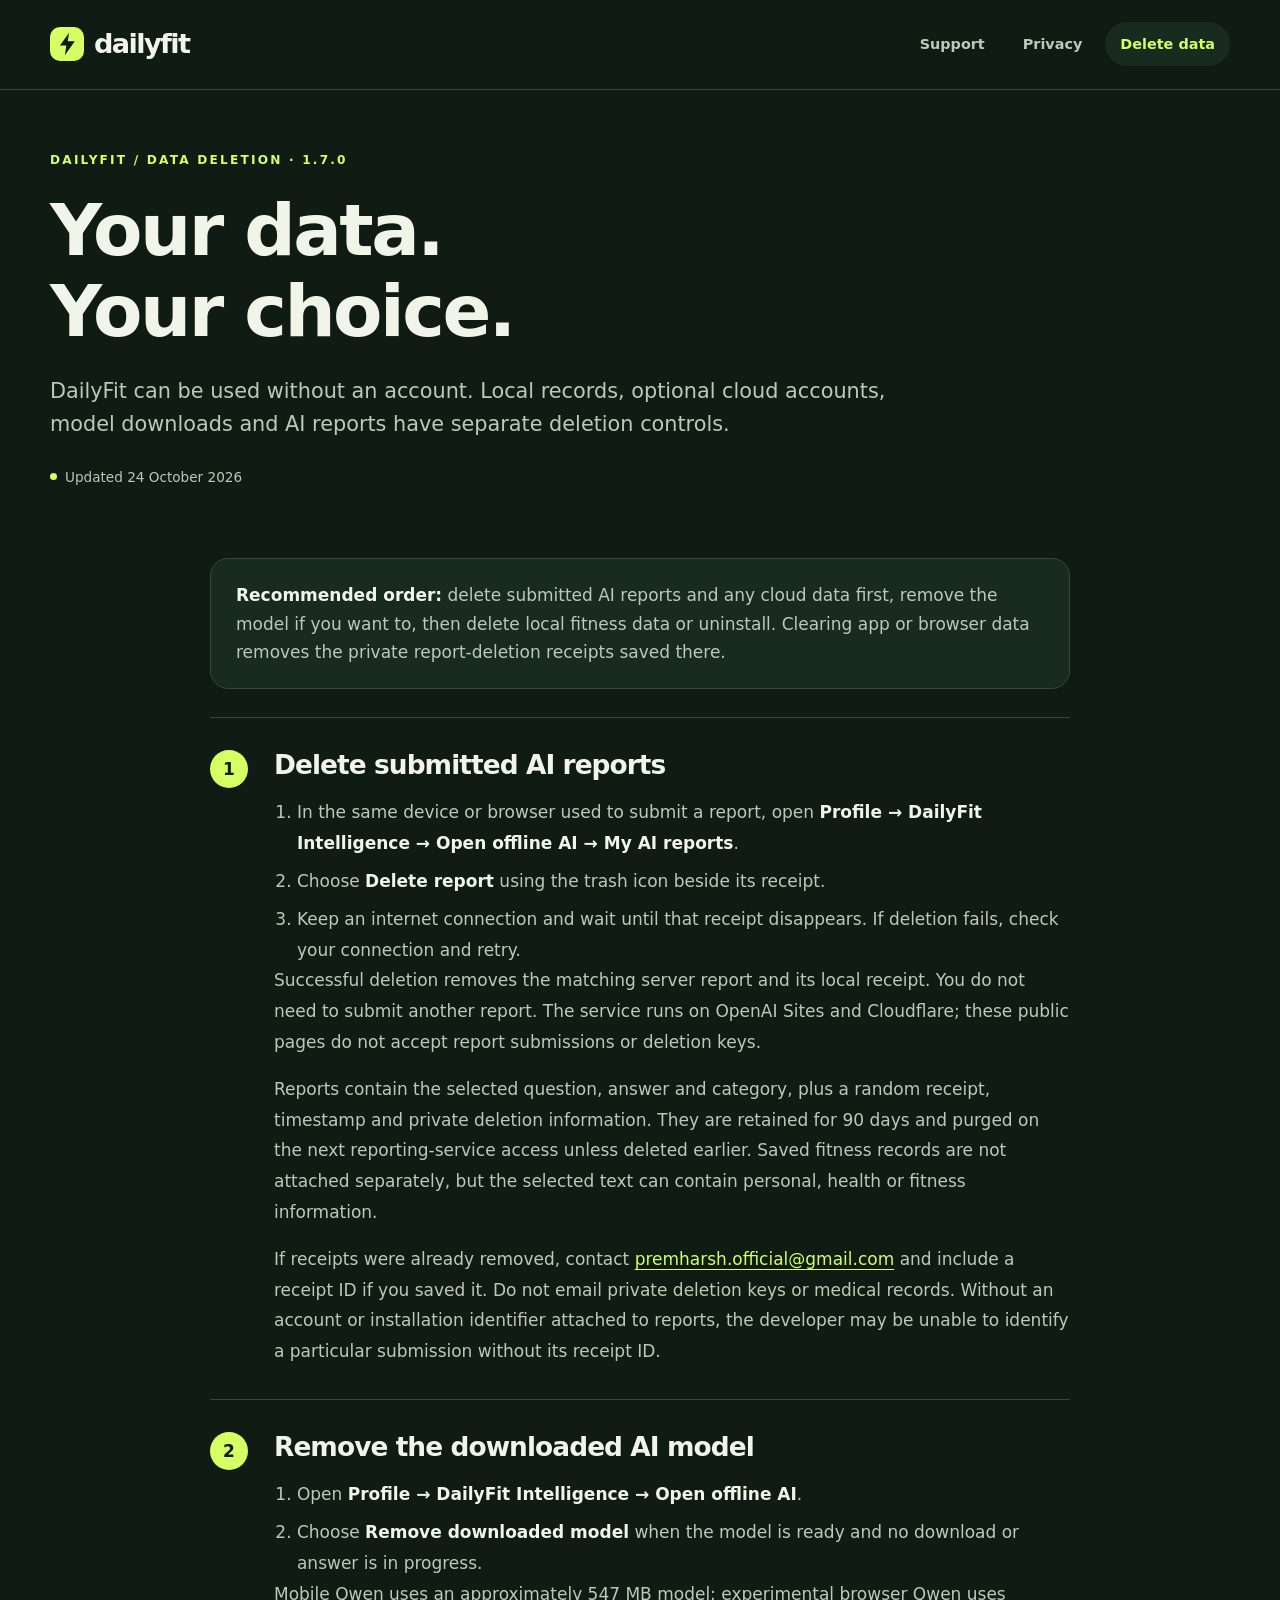
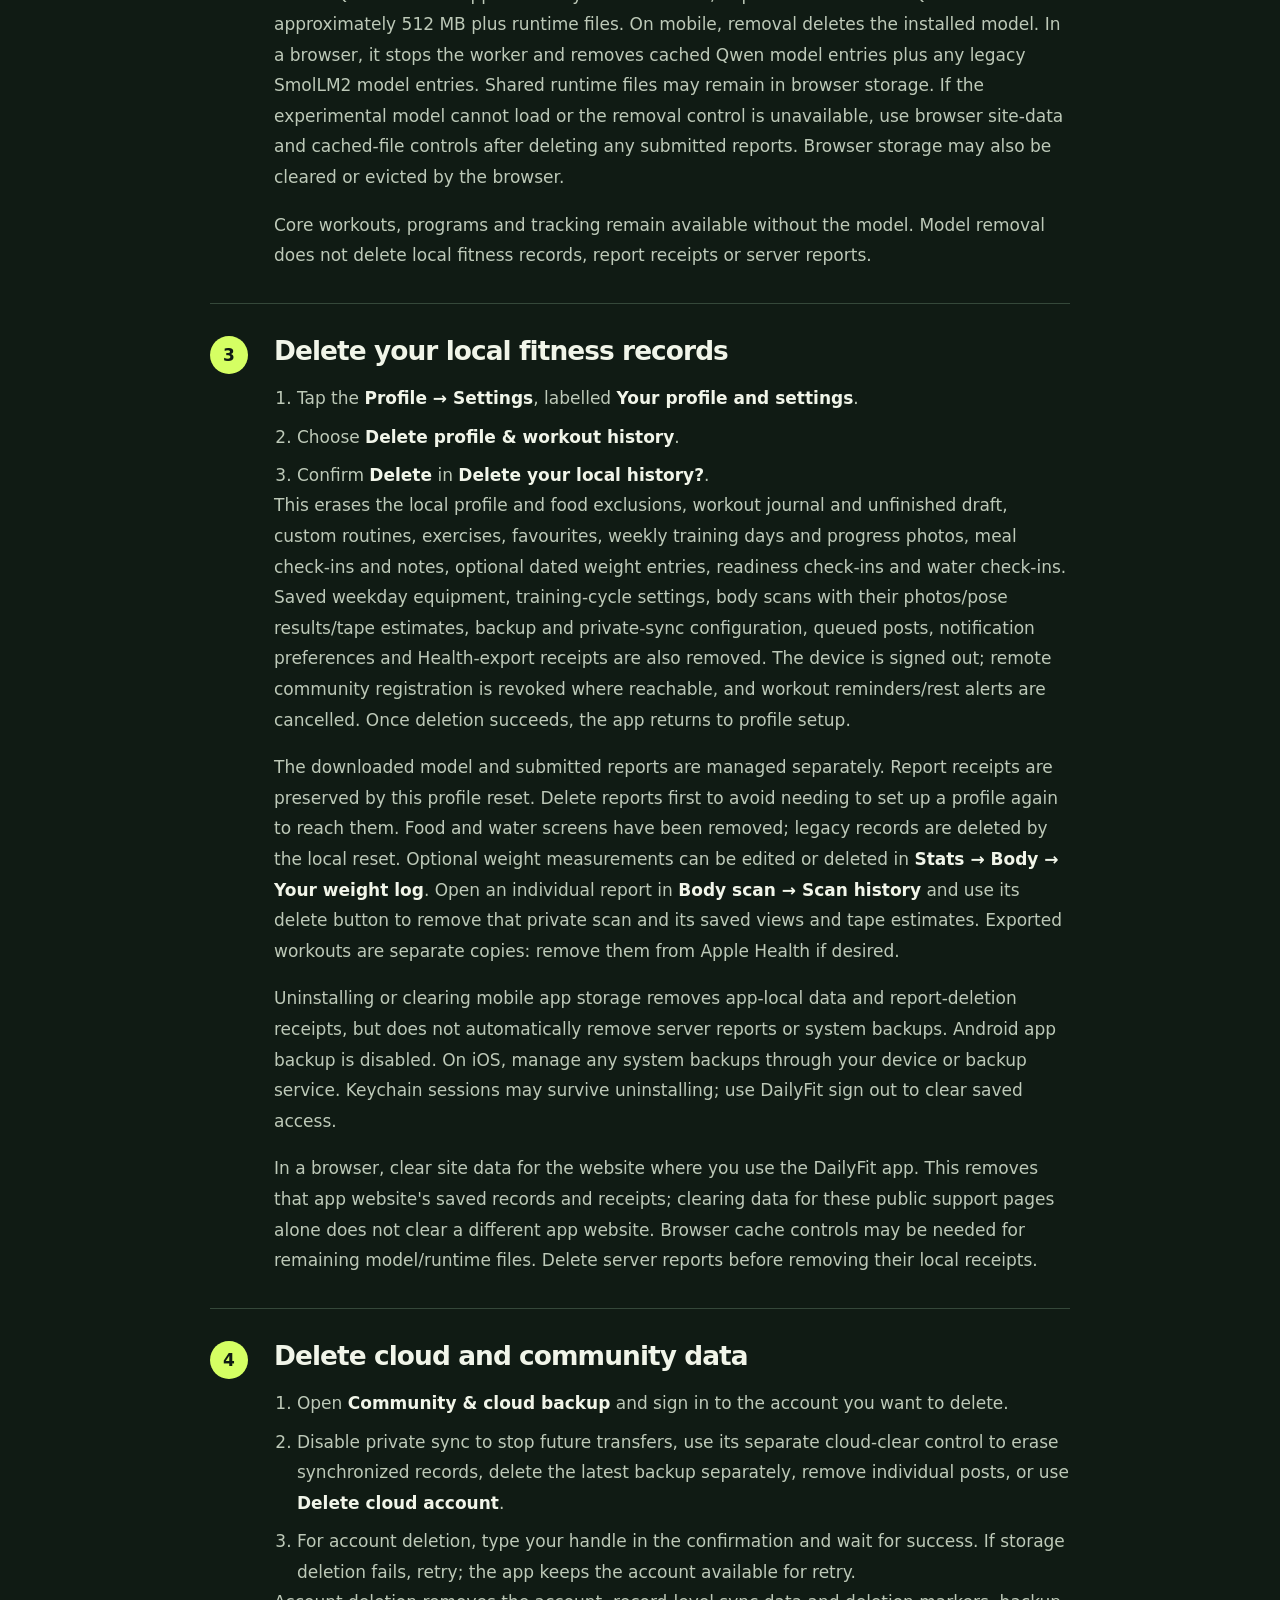
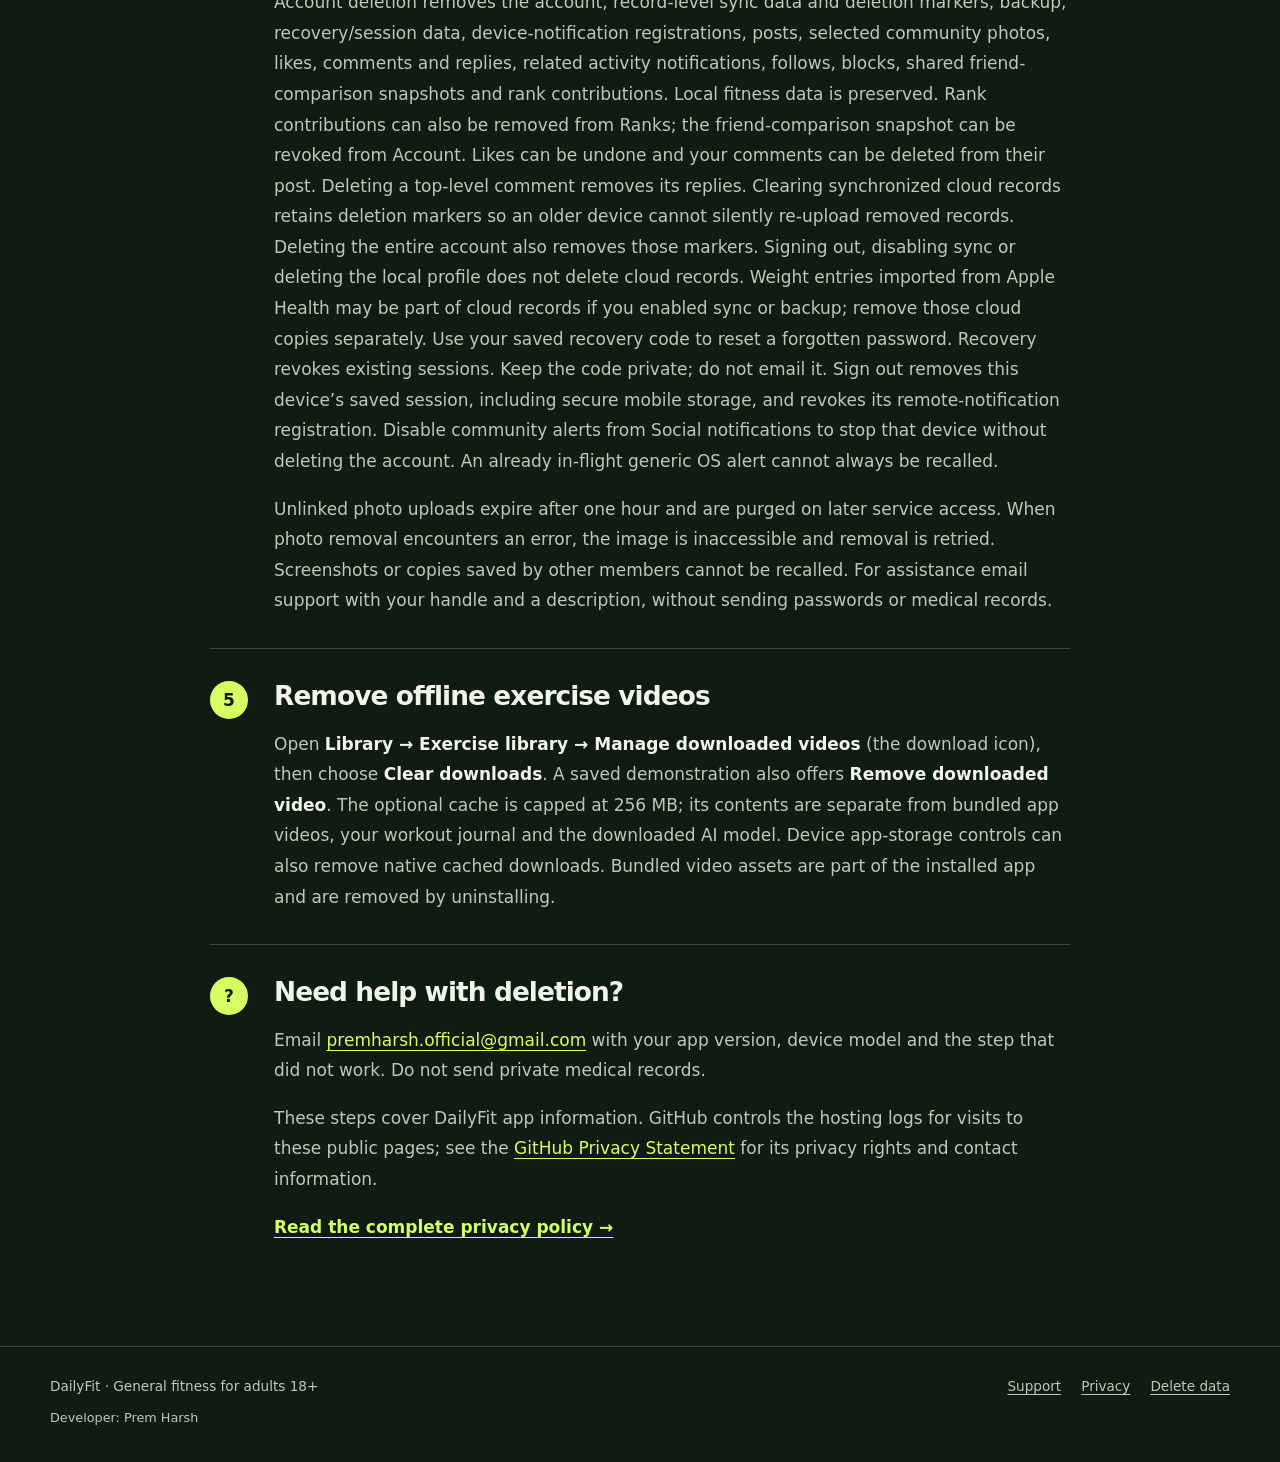
<file: dailyfit/deletion.html>
<!doctype html>
<html lang="en">
<head>
  <meta charset="utf-8">
  <meta name="viewport" content="width=device-width, initial-scale=1">
  <meta name="description" content="How to delete local DailyFit records, remove the optional AI model and delete submitted AI reports.">
  <meta name="theme-color" content="#101b14">
  <meta name="referrer" content="no-referrer">
  <title>DailyFit — Delete Your Data</title>
  <link rel="stylesheet" href="assets/styles.css">
  <link rel="icon" href="assets/mark.svg" type="image/svg+xml">
</head>
<body>
  <a class="skip-link" href="#main">Skip to content</a>
  <header class="site-header">
    <div class="container header-inner">
      <a class="brand" href="index.html" aria-label="DailyFit support home"><img src="assets/mark.svg" alt="" width="34" height="34">dailyfit</a>
      <nav class="site-nav" aria-label="Main navigation"><a href="index.html">Support</a><a href="privacy.html">Privacy</a><a href="deletion.html" aria-current="page">Delete data</a></nav>
    </div>
  </header>
  <main id="main" tabindex="-1">
    <div class="container page-hero"><p class="eyebrow">DailyFit / Data deletion · 1.7.0</p><h1>Your data.<br>Your choice.</h1><p class="lead">DailyFit can be used without an account. Local records, optional cloud accounts, model downloads and AI reports have separate deletion controls.</p><p class="testing">Updated 24 October 2026</p></div>
    <div class="container deletion-layout">
      <div class="notice"><strong>Recommended order:</strong> delete submitted AI reports and any cloud data first, remove the model if you want to, then delete local fitness data or uninstall. Clearing app or browser data removes the private report-deletion receipts saved there.</div>
      <section class="step" id="reports" aria-labelledby="reports-title"><span class="step-number" aria-hidden="true">1</span><div><h2 id="reports-title">Delete submitted AI reports</h2><ol><li>In the same device or browser used to submit a report, open <strong>Profile → DailyFit Intelligence → Open offline AI → My AI reports</strong>.</li><li>Choose <strong>Delete report</strong> using the trash icon beside its receipt.</li><li>Keep an internet connection and wait until that receipt disappears. If deletion fails, check your connection and retry.</li></ol><p>Successful deletion removes the matching server report and its local receipt. You do not need to submit another report. The service runs on OpenAI Sites and Cloudflare; these public pages do not accept report submissions or deletion keys.</p><p>Reports contain the selected question, answer and category, plus a random receipt, timestamp and private deletion information. They are retained for 90 days and purged on the next reporting-service access unless deleted earlier. Saved fitness records are not attached separately, but the selected text can contain personal, health or fitness information.</p><p>If receipts were already removed, contact <a href="mailto:premharsh.official@gmail.com">premharsh.official@gmail.com</a> and include a receipt ID if you saved it. Do not email private deletion keys or medical records. Without an account or installation identifier attached to reports, the developer may be unable to identify a particular submission without its receipt ID.</p></div></section>
      <section class="step" id="model" aria-labelledby="model-title"><span class="step-number" aria-hidden="true">2</span><div><h2 id="model-title">Remove the downloaded AI model</h2><ol><li>Open <strong>Profile → DailyFit Intelligence → Open offline AI</strong>.</li><li>Choose <strong>Remove downloaded model</strong> when the model is ready and no download or answer is in progress.</li></ol><p>Mobile Qwen uses an approximately 547 MB model; experimental browser Qwen uses approximately 512 MB plus runtime files. On mobile, removal deletes the installed model. In a browser, it stops the worker and removes cached Qwen model entries plus any legacy SmolLM2 model entries. Shared runtime files may remain in browser storage. If the experimental model cannot load or the removal control is unavailable, use browser site-data and cached-file controls after deleting any submitted reports. Browser storage may also be cleared or evicted by the browser.</p><p>Core workouts, programs and tracking remain available without the model. Model removal does not delete local fitness records, report receipts or server reports.</p></div></section>
      <section class="step" id="local" aria-labelledby="local-title"><span class="step-number" aria-hidden="true">3</span><div><h2 id="local-title">Delete your local fitness records</h2><ol><li>Tap the <strong>Profile → Settings</strong>, labelled <strong>Your profile and settings</strong>.</li><li>Choose <strong>Delete profile &amp; workout history</strong>.</li><li>Confirm <strong>Delete</strong> in <strong>Delete your local history?</strong>.</li></ol><p>This erases the local profile and food exclusions, workout journal and unfinished draft, custom routines, exercises, favourites, weekly training days and progress photos, meal check-ins and notes, optional dated weight entries, readiness check-ins and water check-ins. Saved weekday equipment, training-cycle settings, body scans with their photos/pose results/tape estimates, backup and private-sync configuration, queued posts, notification preferences and Health-export receipts are also removed. The device is signed out; remote community registration is revoked where reachable, and workout reminders/rest alerts are cancelled. Once deletion succeeds, the app returns to profile setup.</p><p>The downloaded model and submitted reports are managed separately. Report receipts are preserved by this profile reset. Delete reports first to avoid needing to set up a profile again to reach them. Food and water screens have been removed; legacy records are deleted by the local reset. Optional weight measurements can be edited or deleted in <strong>Stats → Body → Your weight log</strong>. Open an individual report in <strong>Body scan → Scan history</strong> and use its delete button to remove that private scan and its saved views and tape estimates. Exported workouts are separate copies: remove them from Apple Health if desired.</p><p>Uninstalling or clearing mobile app storage removes app-local data and report-deletion receipts, but does not automatically remove server reports or system backups. Android app backup is disabled. On iOS, manage any system backups through your device or backup service. Keychain sessions may survive uninstalling; use DailyFit sign out to clear saved access.</p><p>In a browser, clear site data for the website where you use the DailyFit app. This removes that app website's saved records and receipts; clearing data for these public support pages alone does not clear a different app website. Browser cache controls may be needed for remaining model/runtime files. Delete server reports before removing their local receipts.</p></div></section>
      <section class="step" id="cloud" aria-labelledby="cloud-title"><span class="step-number" aria-hidden="true">4</span><div><h2 id="cloud-title">Delete cloud and community data</h2><ol><li>Open <strong>Community &amp; cloud backup</strong> and sign in to the account you want to delete.</li><li>Disable private sync to stop future transfers, use its separate cloud-clear control to erase synchronized records, delete the latest backup separately, remove individual posts, or use <strong>Delete cloud account</strong>.</li><li>For account deletion, type your handle in the confirmation and wait for success. If storage deletion fails, retry; the app keeps the account available for retry.</li></ol><p>Account deletion removes the account, record-level sync data and deletion markers, backup, recovery/session data, device-notification registrations, posts, selected community photos, likes, comments and replies, related activity notifications, follows, blocks, shared friend-comparison snapshots and rank contributions. Local fitness data is preserved. Rank contributions can also be removed from Ranks; the friend-comparison snapshot can be revoked from Account. Likes can be undone and your comments can be deleted from their post. Deleting a top-level comment removes its replies. Clearing synchronized cloud records retains deletion markers so an older device cannot silently re-upload removed records. Deleting the entire account also removes those markers. Signing out, disabling sync or deleting the local profile does not delete cloud records. Weight entries imported from Apple Health may be part of cloud records if you enabled sync or backup; remove those cloud copies separately. Use your saved recovery code to reset a forgotten password. Recovery revokes existing sessions. Keep the code private; do not email it. Sign out removes this device’s saved session, including secure mobile storage, and revokes its remote-notification registration. Disable community alerts from Social notifications to stop that device without deleting the account. An already in-flight generic OS alert cannot always be recalled.</p><p>Unlinked photo uploads expire after one hour and are purged on later service access. When photo removal encounters an error, the image is inaccessible and removal is retried. Screenshots or copies saved by other members cannot be recalled. For assistance email support with your handle and a description, without sending passwords or medical records.</p></div></section>
      <section class="step" id="video-cache" aria-labelledby="video-cache-title"><span class="step-number" aria-hidden="true">5</span><div><h2 id="video-cache-title">Remove offline exercise videos</h2><p>Open <strong>Library → Exercise library → Manage downloaded videos</strong> (the download icon), then choose <strong>Clear downloads</strong>. A saved demonstration also offers <strong>Remove downloaded video</strong>. The optional cache is capped at 256 MB; its contents are separate from bundled app videos, your workout journal and the downloaded AI model. Device app-storage controls can also remove native cached downloads. Bundled video assets are part of the installed app and are removed by uninstalling.</p></div></section>
      <section class="step" id="help" aria-labelledby="deletion-help-title"><span class="step-number" aria-hidden="true">?</span><div><h2 id="deletion-help-title">Need help with deletion?</h2><p>Email <a href="mailto:premharsh.official@gmail.com">premharsh.official@gmail.com</a> with your app version, device model and the step that did not work. Do not send private medical records.</p><p>These steps cover DailyFit app information. GitHub controls the hosting logs for visits to these public pages; see the <a href="https://docs.github.com/en/site-policy/privacy-policies/github-general-privacy-statement">GitHub Privacy Statement</a> for its privacy rights and contact information.</p><p><a class="text-link" href="privacy.html">Read the complete privacy policy →</a></p></div></section>
    </div>
</main>
  <footer class="site-footer">
    <div class="container footer-inner">
      <div><p>DailyFit · General fitness for adults 18+</p><p class="footer-caption">Developer: Prem Harsh</p></div>
      <nav class="footer-links" aria-label="Footer navigation"><a href="index.html">Support</a><a href="privacy.html">Privacy</a><a href="deletion.html">Delete data</a></nav>
    </div>
  </footer>
</body>
</html>
</file>
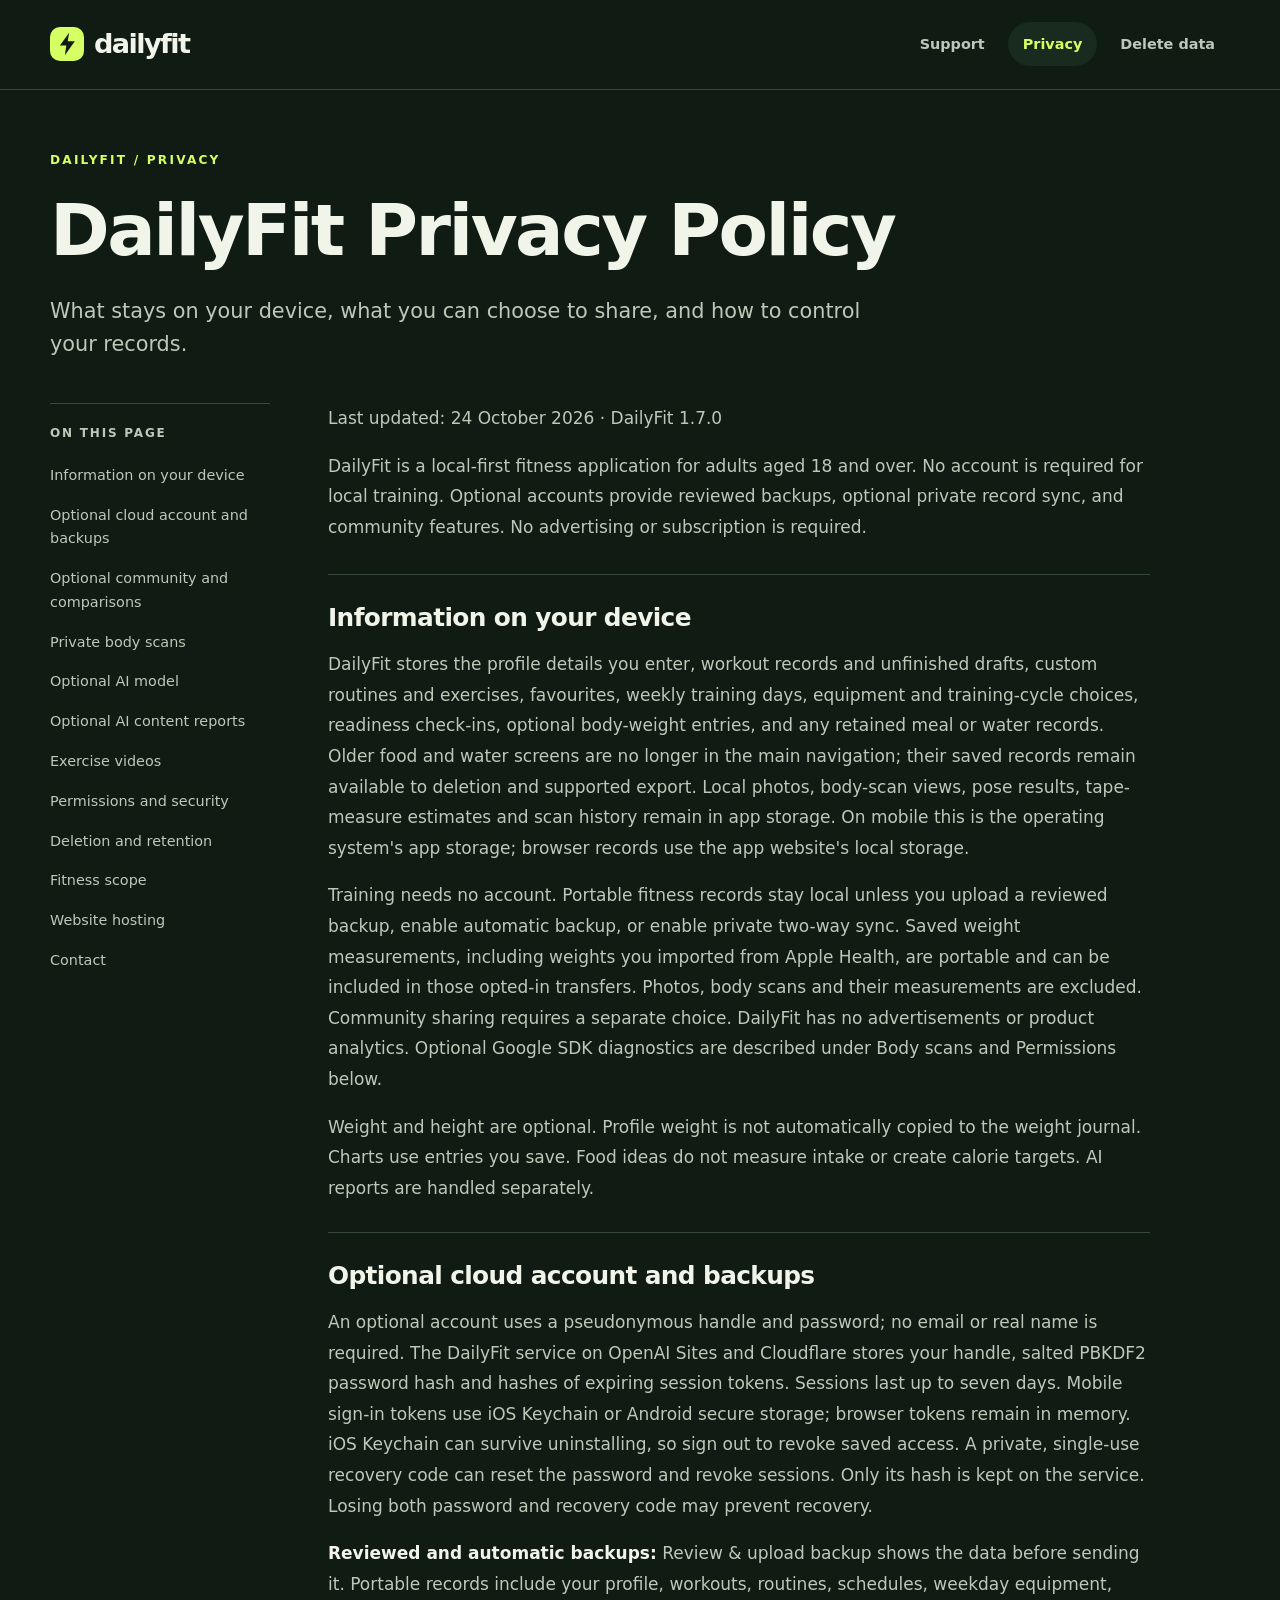
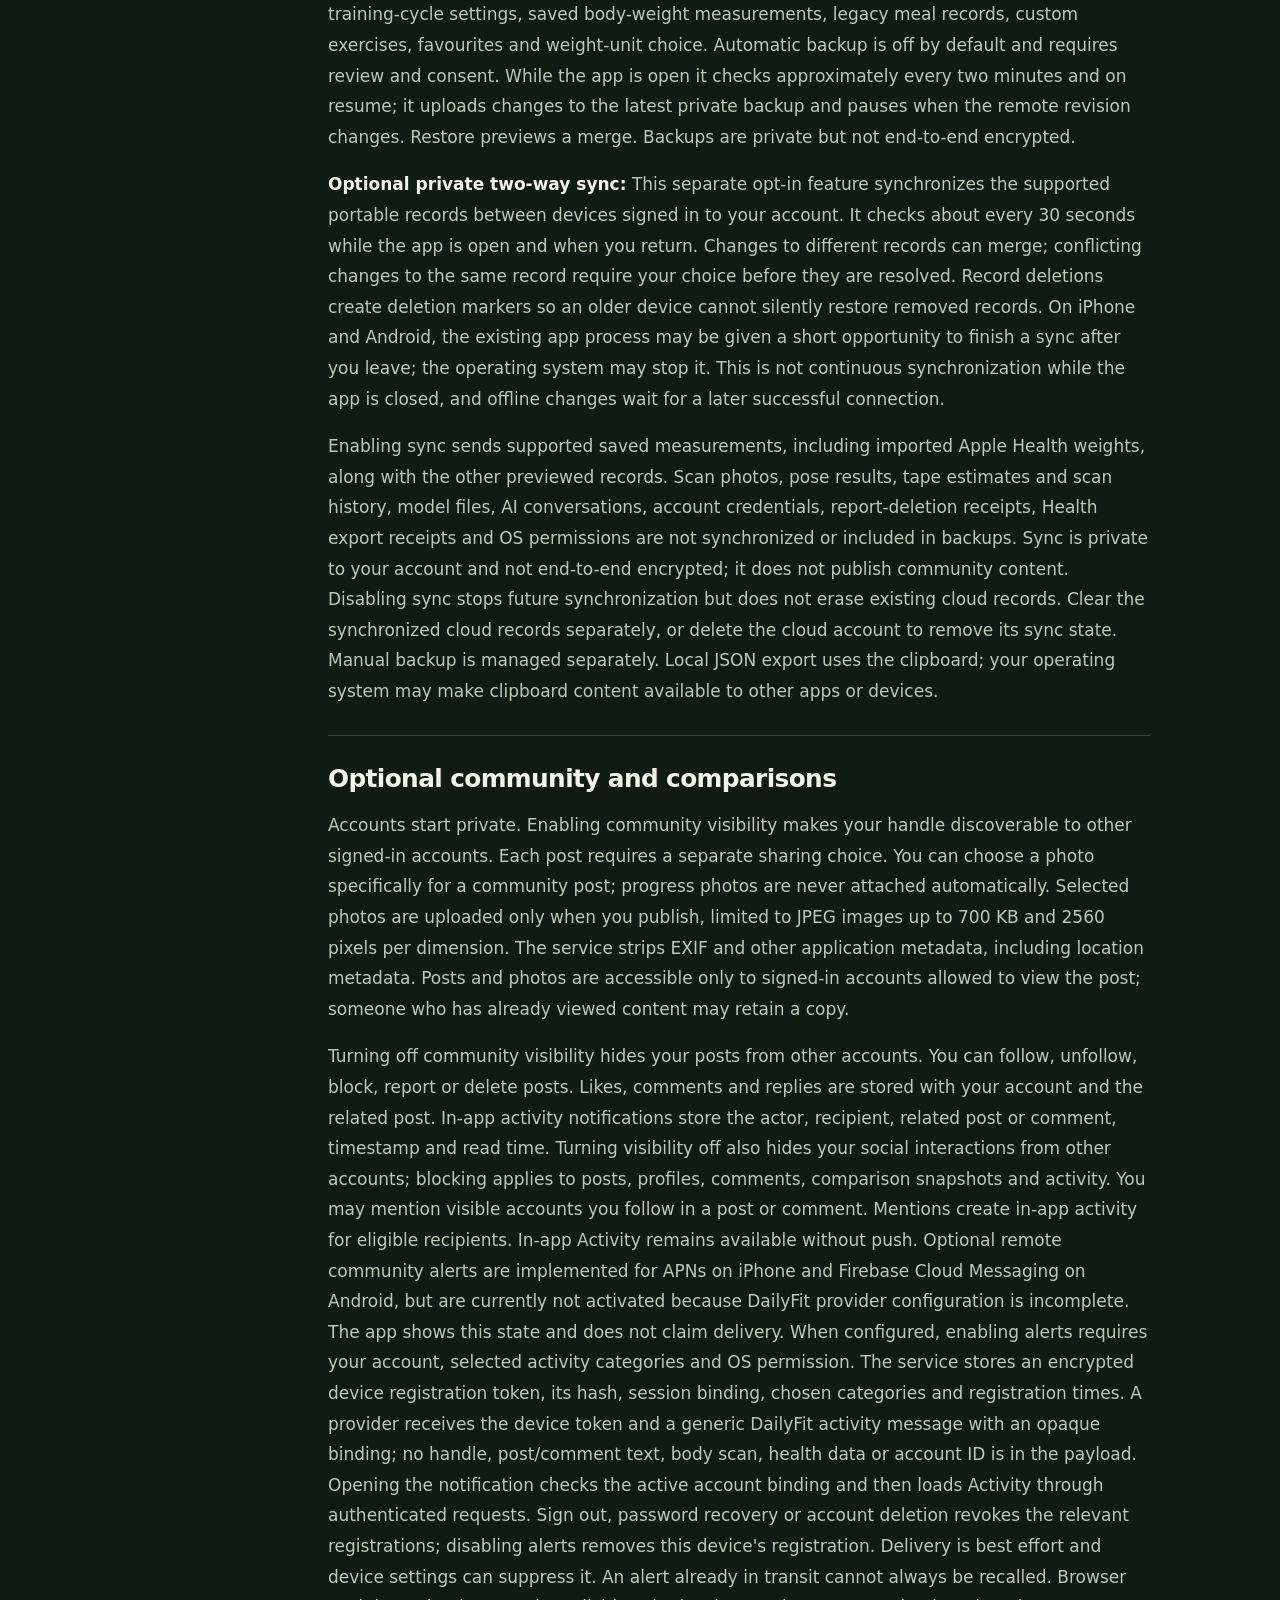
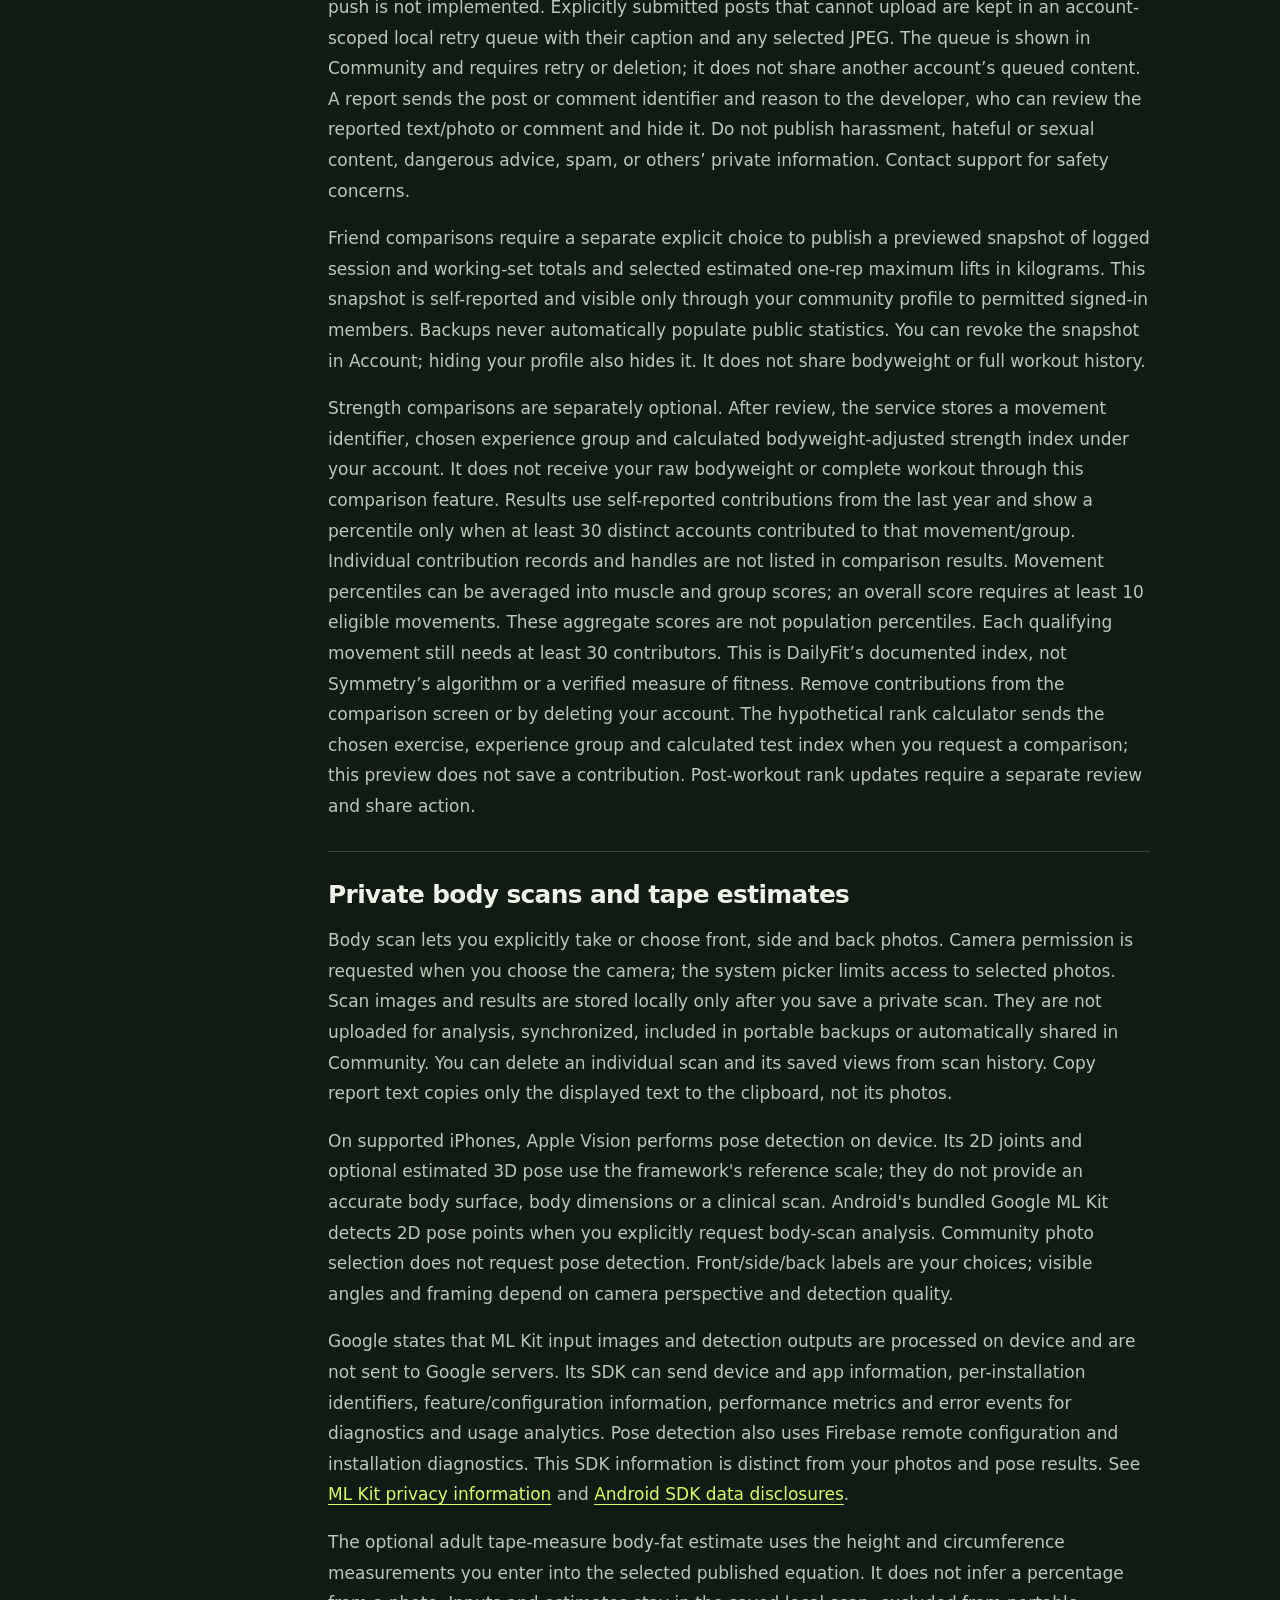
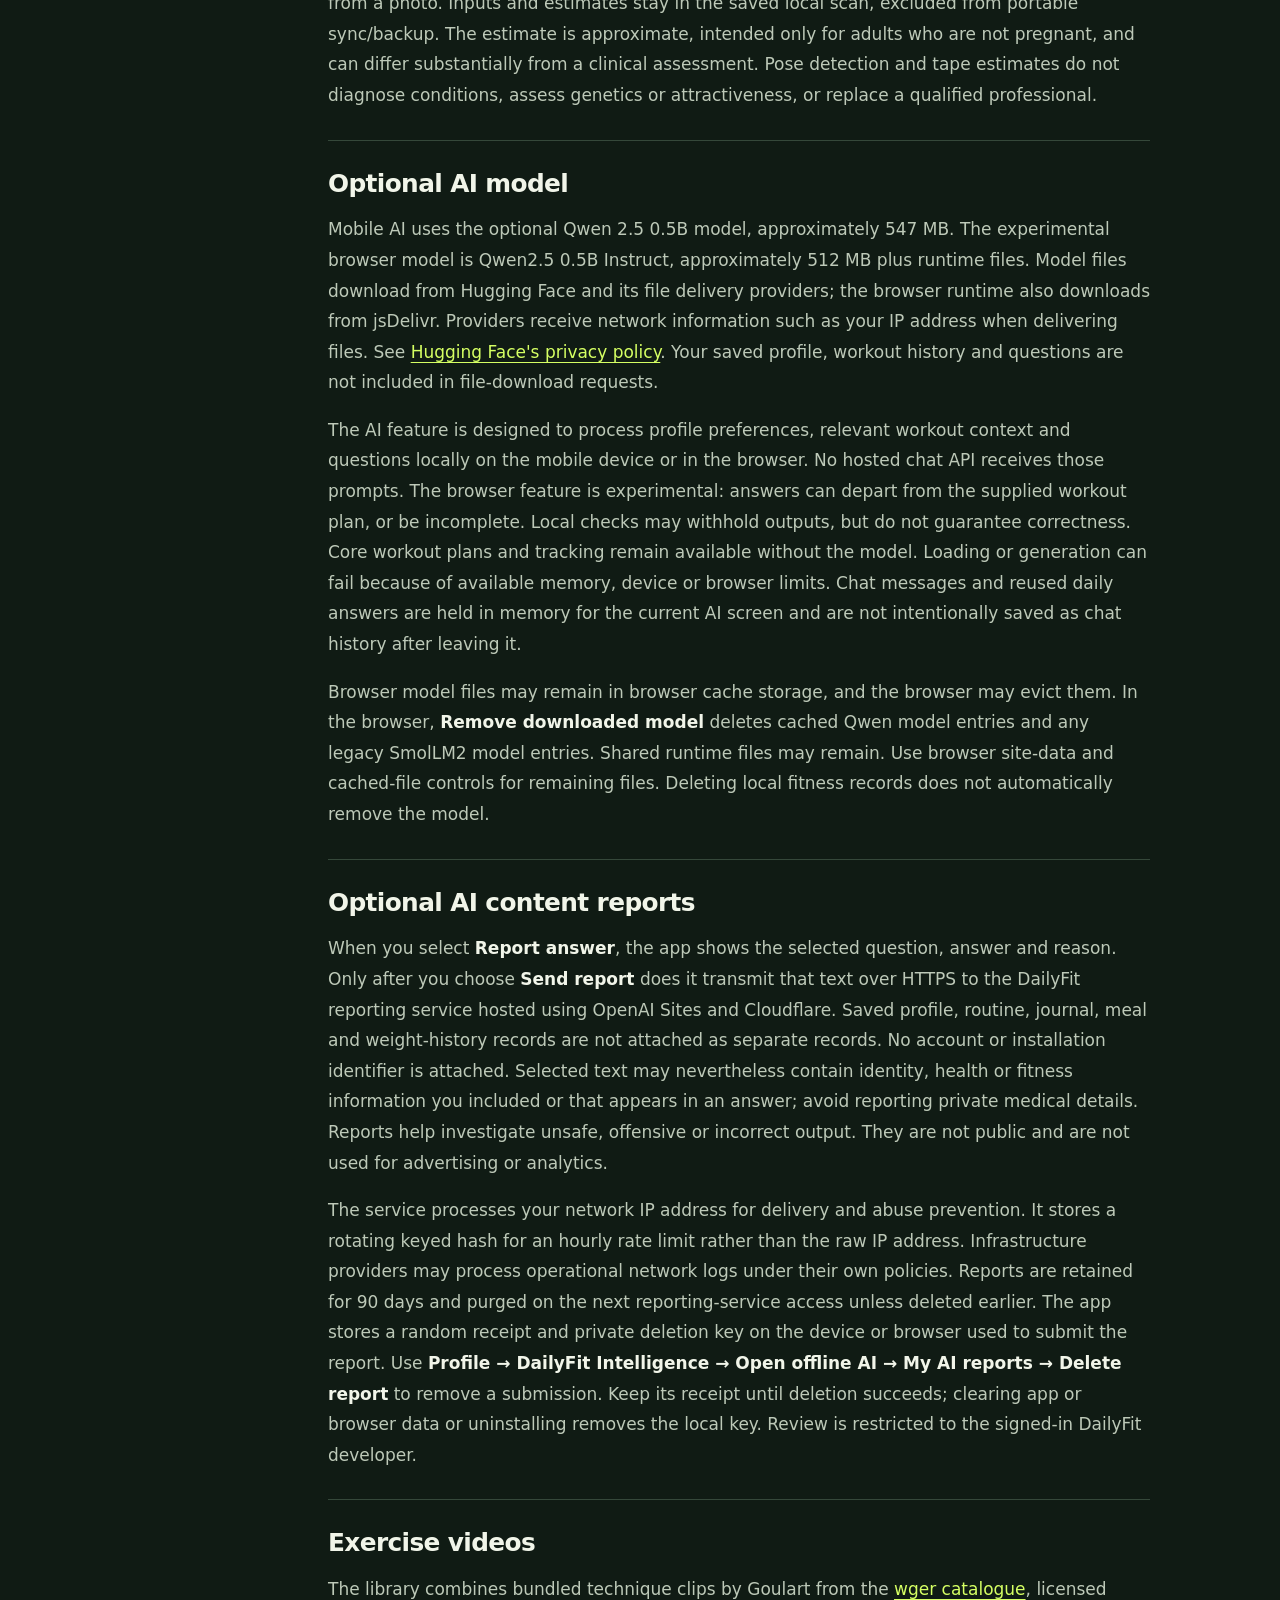
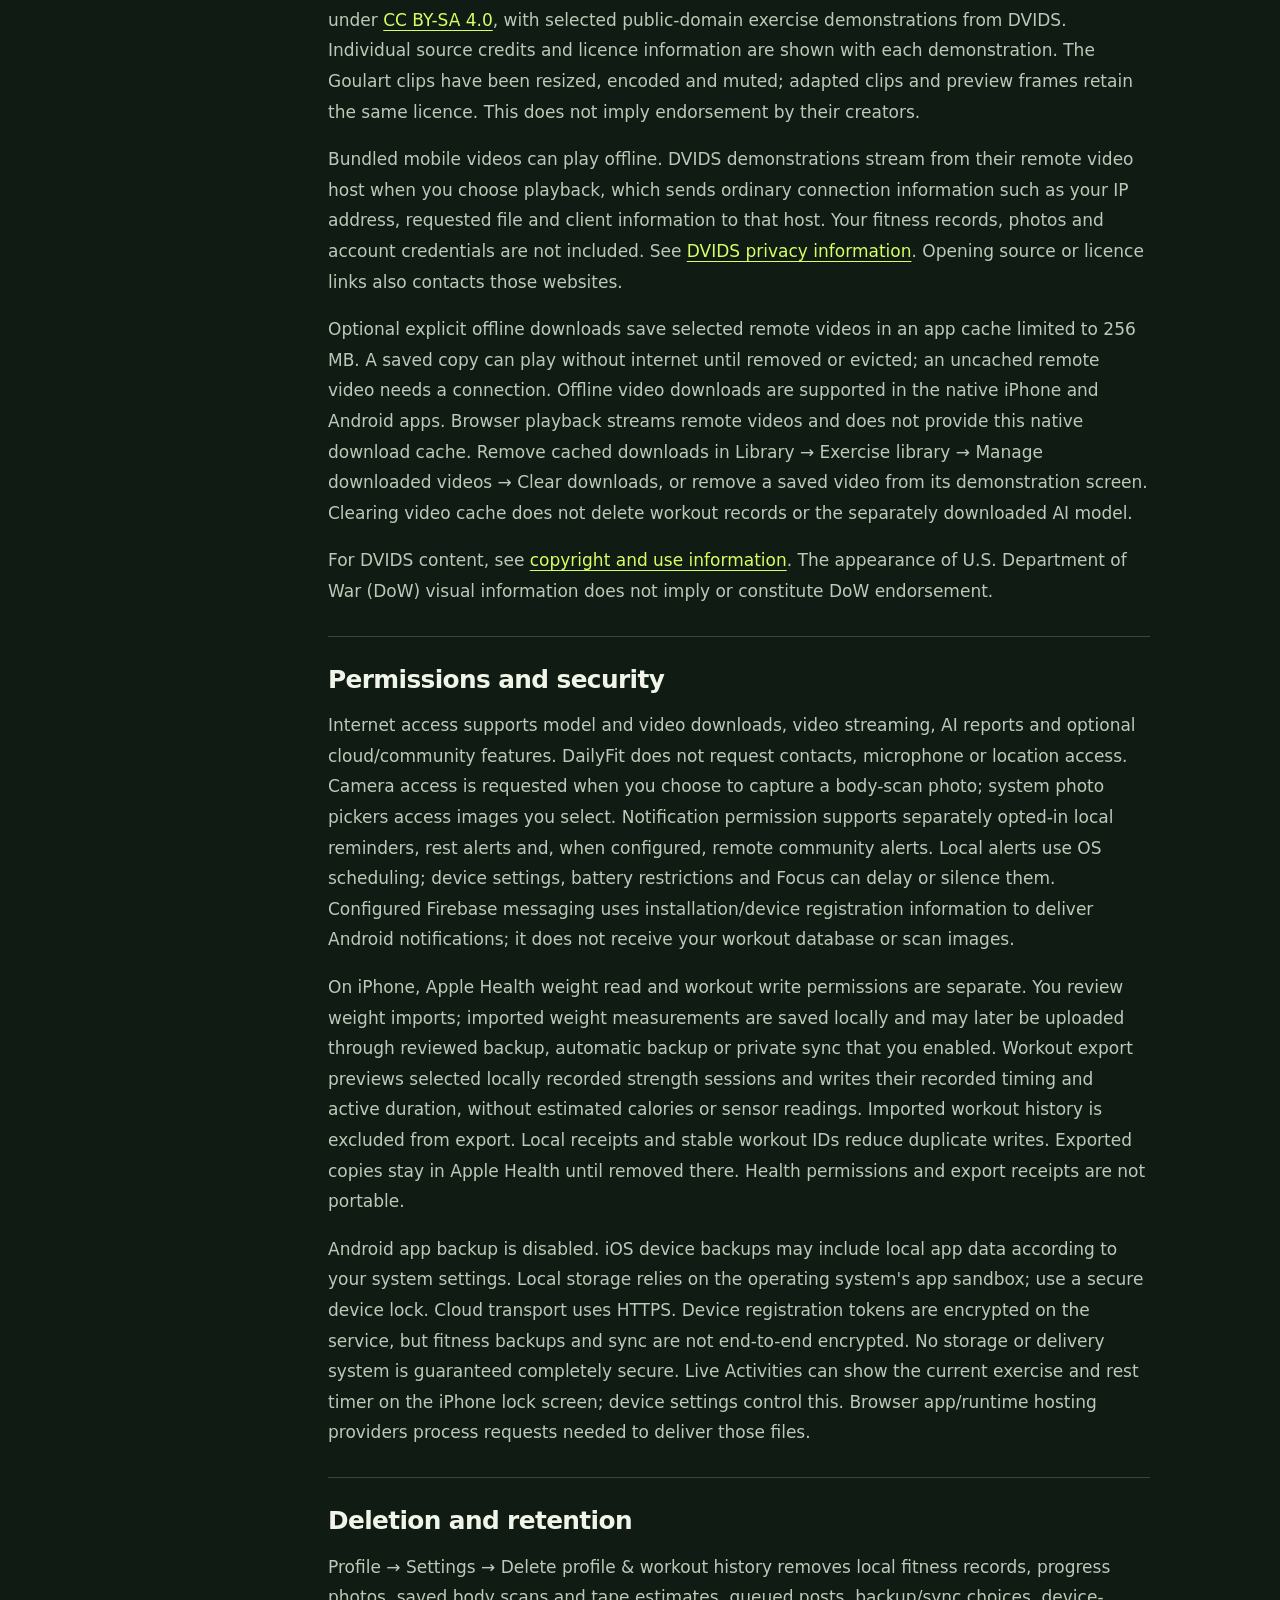
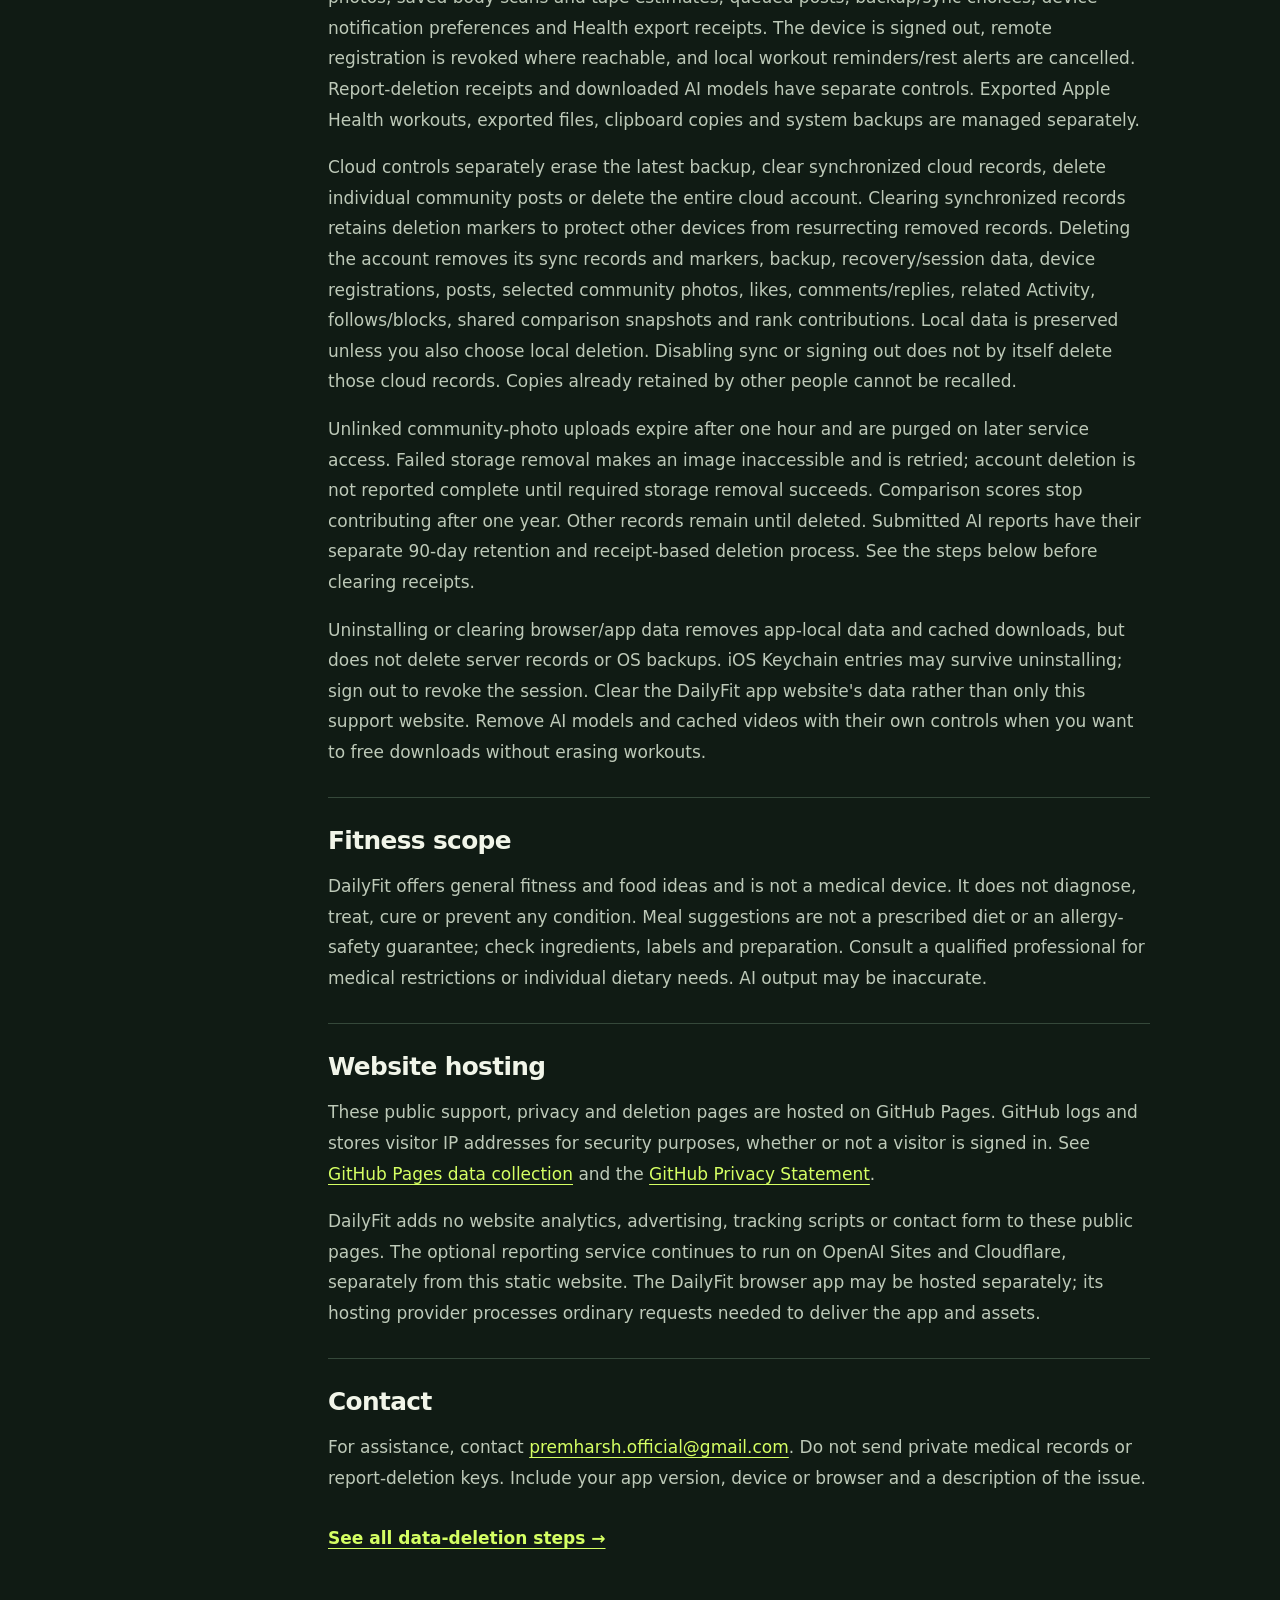
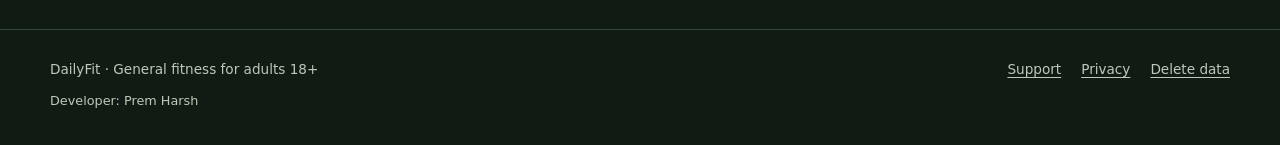
<file: dailyfit/privacy.html>
<!doctype html>
<html lang="en">
<head>
  <meta charset="utf-8">
  <meta name="viewport" content="width=device-width, initial-scale=1">
  <meta name="description" content="DailyFit privacy policy covering local app data, optional offline AI, user-submitted reports and GitHub Pages hosting.">
  <meta name="theme-color" content="#101b14">
  <meta name="referrer" content="no-referrer">
  <title>DailyFit — Privacy Policy</title>
  <link rel="stylesheet" href="assets/styles.css">
  <link rel="icon" href="assets/mark.svg" type="image/svg+xml">
</head>
<body>
  <a class="skip-link" href="#main">Skip to content</a>
  <header class="site-header">
    <div class="container header-inner">
      <a class="brand" href="index.html" aria-label="DailyFit support home"><img src="assets/mark.svg" alt="" width="34" height="34">dailyfit</a>
      <nav class="site-nav" aria-label="Main navigation"><a href="index.html">Support</a><a href="privacy.html" aria-current="page">Privacy</a><a href="deletion.html">Delete data</a></nav>
    </div>
  </header>
  <main id="main" tabindex="-1">
    <div class="container page-hero"><p class="eyebrow">DailyFit / Privacy</p><h1>DailyFit Privacy Policy</h1><p class="lead">What stays on your device, what you can choose to share, and how to control your records.</p></div>
    <div class="container document-layout">
      <aside class="contents" aria-label="Privacy policy contents"><p>On this page</p><ul><li><a href="#information-on-your-device">Information on your device</a></li><li><a href="#optional-cloud-account-and-backups">Optional cloud account and backups</a></li><li><a href="#optional-community-and-comparisons">Optional community and comparisons</a></li><li><a href="#body-scans">Private body scans</a></li><li><a href="#optional-ai-model">Optional AI model</a></li><li><a href="#optional-ai-content-reports">Optional AI content reports</a></li><li><a href="#exercise-videos">Exercise videos</a></li><li><a href="#permissions-and-security">Permissions and security</a></li><li><a href="#deletion-and-retention">Deletion and retention</a></li><li><a href="#fitness-scope">Fitness scope</a></li><li><a href="#website-hosting">Website hosting</a></li><li><a href="#contact">Contact</a></li></ul></aside>
      <article class="prose">
        <div class="intro"><p>Last updated: 24 October 2026 · DailyFit 1.7.0</p><p>DailyFit is a local-first fitness application for adults aged 18 and over. No account is required for local training. Optional accounts provide reviewed backups, optional private record sync, and community features. No advertising or subscription is required.</p></div>
        <section id="information-on-your-device" aria-labelledby="information-on-your-device-title"><h2 id="information-on-your-device-title">Information on your device</h2><p>DailyFit stores the profile details you enter, workout records and unfinished drafts, custom routines and exercises, favourites, weekly training days, equipment and training-cycle choices, readiness check-ins, optional body-weight entries, and any retained meal or water records. Older food and water screens are no longer in the main navigation; their saved records remain available to deletion and supported export. Local photos, body-scan views, pose results, tape-measure estimates and scan history remain in app storage. On mobile this is the operating system's app storage; browser records use the app website's local storage.</p><p>Training needs no account. Portable fitness records stay local unless you upload a reviewed backup, enable automatic backup, or enable private two-way sync. Saved weight measurements, including weights you imported from Apple Health, are portable and can be included in those opted-in transfers. Photos, body scans and their measurements are excluded. Community sharing requires a separate choice. DailyFit has no advertisements or product analytics. Optional Google SDK diagnostics are described under Body scans and Permissions below.</p><p>Weight and height are optional. Profile weight is not automatically copied to the weight journal. Charts use entries you save. Food ideas do not measure intake or create calorie targets. AI reports are handled separately.</p></section>
        <section id="optional-cloud-account-and-backups" aria-labelledby="optional-cloud-account-and-backups-title"><h2 id="optional-cloud-account-and-backups-title">Optional cloud account and backups</h2><p>An optional account uses a pseudonymous handle and password; no email or real name is required. The DailyFit service on OpenAI Sites and Cloudflare stores your handle, salted PBKDF2 password hash and hashes of expiring session tokens. Sessions last up to seven days. Mobile sign-in tokens use iOS Keychain or Android secure storage; browser tokens remain in memory. iOS Keychain can survive uninstalling, so sign out to revoke saved access. A private, single-use recovery code can reset the password and revoke sessions. Only its hash is kept on the service. Losing both password and recovery code may prevent recovery.</p><p><strong>Reviewed and automatic backups:</strong> Review &amp; upload backup shows the data before sending it. Portable records include your profile, workouts, routines, schedules, weekday equipment, training-cycle settings, saved body-weight measurements, legacy meal records, custom exercises, favourites and weight-unit choice. Automatic backup is off by default and requires review and consent. While the app is open it checks approximately every two minutes and on resume; it uploads changes to the latest private backup and pauses when the remote revision changes. Restore previews a merge. Backups are private but not end-to-end encrypted.</p><p><strong>Optional private two-way sync:</strong> This separate opt-in feature synchronizes the supported portable records between devices signed in to your account. It checks about every 30 seconds while the app is open and when you return. Changes to different records can merge; conflicting changes to the same record require your choice before they are resolved. Record deletions create deletion markers so an older device cannot silently restore removed records. On iPhone and Android, the existing app process may be given a short opportunity to finish a sync after you leave; the operating system may stop it. This is not continuous synchronization while the app is closed, and offline changes wait for a later successful connection.</p><p>Enabling sync sends supported saved measurements, including imported Apple Health weights, along with the other previewed records. Scan photos, pose results, tape estimates and scan history, model files, AI conversations, account credentials, report-deletion receipts, Health export receipts and OS permissions are not synchronized or included in backups. Sync is private to your account and not end-to-end encrypted; it does not publish community content. Disabling sync stops future synchronization but does not erase existing cloud records. Clear the synchronized cloud records separately, or delete the cloud account to remove its sync state. Manual backup is managed separately. Local JSON export uses the clipboard; your operating system may make clipboard content available to other apps or devices.</p></section>
        <section id="optional-community-and-comparisons" aria-labelledby="optional-community-and-comparisons-title"><h2 id="optional-community-and-comparisons-title">Optional community and comparisons</h2><p>Accounts start private. Enabling community visibility makes your handle discoverable to other signed-in accounts. Each post requires a separate sharing choice. You can choose a photo specifically for a community post; progress photos are never attached automatically. Selected photos are uploaded only when you publish, limited to JPEG images up to 700 KB and 2560 pixels per dimension. The service strips EXIF and other application metadata, including location metadata. Posts and photos are accessible only to signed-in accounts allowed to view the post; someone who has already viewed content may retain a copy.</p><p>Turning off community visibility hides your posts from other accounts. You can follow, unfollow, block, report or delete posts. Likes, comments and replies are stored with your account and the related post. In-app activity notifications store the actor, recipient, related post or comment, timestamp and read time. Turning visibility off also hides your social interactions from other accounts; blocking applies to posts, profiles, comments, comparison snapshots and activity. You may mention visible accounts you follow in a post or comment. Mentions create in-app activity for eligible recipients. In-app Activity remains available without push. Optional remote community alerts are implemented for APNs on iPhone and Firebase Cloud Messaging on Android, but are currently not activated because DailyFit provider configuration is incomplete. The app shows this state and does not claim delivery. When configured, enabling alerts requires your account, selected activity categories and OS permission. The service stores an encrypted device registration token, its hash, session binding, chosen categories and registration times. A provider receives the device token and a generic DailyFit activity message with an opaque binding; no handle, post/comment text, body scan, health data or account ID is in the payload. Opening the notification checks the active account binding and then loads Activity through authenticated requests. Sign out, password recovery or account deletion revokes the relevant registrations; disabling alerts removes this device's registration. Delivery is best effort and device settings can suppress it. An alert already in transit cannot always be recalled. Browser push is not implemented. Explicitly submitted posts that cannot upload are kept in an account-scoped local retry queue with their caption and any selected JPEG. The queue is shown in Community and requires retry or deletion; it does not share another account’s queued content. A report sends the post or comment identifier and reason to the developer, who can review the reported text/photo or comment and hide it. Do not publish harassment, hateful or sexual content, dangerous advice, spam, or others’ private information. Contact support for safety concerns.</p><p>Friend comparisons require a separate explicit choice to publish a previewed snapshot of logged session and working-set totals and selected estimated one-rep maximum lifts in kilograms. This snapshot is self-reported and visible only through your community profile to permitted signed-in members. Backups never automatically populate public statistics. You can revoke the snapshot in Account; hiding your profile also hides it. It does not share bodyweight or full workout history.</p><p>Strength comparisons are separately optional. After review, the service stores a movement identifier, chosen experience group and calculated bodyweight-adjusted strength index under your account. It does not receive your raw bodyweight or complete workout through this comparison feature. Results use self-reported contributions from the last year and show a percentile only when at least 30 distinct accounts contributed to that movement/group. Individual contribution records and handles are not listed in comparison results. Movement percentiles can be averaged into muscle and group scores; an overall score requires at least 10 eligible movements. These aggregate scores are not population percentiles. Each qualifying movement still needs at least 30 contributors. This is DailyFit’s documented index, not Symmetry’s algorithm or a verified measure of fitness. Remove contributions from the comparison screen or by deleting your account. The hypothetical rank calculator sends the chosen exercise, experience group and calculated test index when you request a comparison; this preview does not save a contribution. Post-workout rank updates require a separate review and share action.</p></section>
        <section id="body-scans" aria-labelledby="body-scans-title"><h2 id="body-scans-title">Private body scans and tape estimates</h2><p>Body scan lets you explicitly take or choose front, side and back photos. Camera permission is requested when you choose the camera; the system picker limits access to selected photos. Scan images and results are stored locally only after you save a private scan. They are not uploaded for analysis, synchronized, included in portable backups or automatically shared in Community. You can delete an individual scan and its saved views from scan history. Copy report text copies only the displayed text to the clipboard, not its photos.</p><p>On supported iPhones, Apple Vision performs pose detection on device. Its 2D joints and optional estimated 3D pose use the framework's reference scale; they do not provide an accurate body surface, body dimensions or a clinical scan. Android's bundled Google ML Kit detects 2D pose points when you explicitly request body-scan analysis. Community photo selection does not request pose detection. Front/side/back labels are your choices; visible angles and framing depend on camera perspective and detection quality.</p><p>Google states that ML Kit input images and detection outputs are processed on device and are not sent to Google servers. Its SDK can send device and app information, per-installation identifiers, feature/configuration information, performance metrics and error events for diagnostics and usage analytics. Pose detection also uses Firebase remote configuration and installation diagnostics. This SDK information is distinct from your photos and pose results. See <a href="https://developers.google.com/ml-kit/terms">ML Kit privacy information</a> and <a href="https://developers.google.com/ml-kit/android-data-disclosure">Android SDK data disclosures</a>.</p><p>The optional adult tape-measure body-fat estimate uses the height and circumference measurements you enter into the selected published equation. It does not infer a percentage from a photo. Inputs and estimates stay in the saved local scan, excluded from portable sync/backup. The estimate is approximate, intended only for adults who are not pregnant, and can differ substantially from a clinical assessment. Pose detection and tape estimates do not diagnose conditions, assess genetics or attractiveness, or replace a qualified professional.</p></section>
        <section id="optional-ai-model" aria-labelledby="optional-ai-model-title"><h2 id="optional-ai-model-title">Optional AI model</h2><p>Mobile AI uses the optional Qwen 2.5 0.5B model, approximately 547 MB. The experimental browser model is Qwen2.5 0.5B Instruct, approximately 512 MB plus runtime files. Model files download from Hugging Face and its file delivery providers; the browser runtime also downloads from jsDelivr. Providers receive network information such as your IP address when delivering files. See <a href="https://huggingface.co/privacy">Hugging Face's privacy policy</a>. Your saved profile, workout history and questions are not included in file-download requests.</p><p>The AI feature is designed to process profile preferences, relevant workout context and questions locally on the mobile device or in the browser. No hosted chat API receives those prompts. The browser feature is experimental: answers can depart from the supplied workout plan, or be incomplete. Local checks may withhold outputs, but do not guarantee correctness. Core workout plans and tracking remain available without the model. Loading or generation can fail because of available memory, device or browser limits. Chat messages and reused daily answers are held in memory for the current AI screen and are not intentionally saved as chat history after leaving it.</p><p>Browser model files may remain in browser cache storage, and the browser may evict them. In the browser, <strong>Remove downloaded model</strong> deletes cached Qwen model entries and any legacy SmolLM2 model entries. Shared runtime files may remain. Use browser site-data and cached-file controls for remaining files. Deleting local fitness records does not automatically remove the model.</p></section>
        <section id="optional-ai-content-reports" aria-labelledby="optional-ai-content-reports-title"><h2 id="optional-ai-content-reports-title">Optional AI content reports</h2><p>When you select <strong>Report answer</strong>, the app shows the selected question, answer and reason. Only after you choose <strong>Send report</strong> does it transmit that text over HTTPS to the DailyFit reporting service hosted using OpenAI Sites and Cloudflare. Saved profile, routine, journal, meal and weight-history records are not attached as separate records. No account or installation identifier is attached. Selected text may nevertheless contain identity, health or fitness information you included or that appears in an answer; avoid reporting private medical details. Reports help investigate unsafe, offensive or incorrect output. They are not public and are not used for advertising or analytics.</p><p>The service processes your network IP address for delivery and abuse prevention. It stores a rotating keyed hash for an hourly rate limit rather than the raw IP address. Infrastructure providers may process operational network logs under their own policies. Reports are retained for 90 days and purged on the next reporting-service access unless deleted earlier. The app stores a random receipt and private deletion key on the device or browser used to submit the report. Use <strong>Profile → DailyFit Intelligence → Open offline AI → My AI reports → Delete report</strong> to remove a submission. Keep its receipt until deletion succeeds; clearing app or browser data or uninstalling removes the local key. Review is restricted to the signed-in DailyFit developer.</p></section>
        <section id="exercise-videos" aria-labelledby="exercise-videos-title"><h2 id="exercise-videos-title">Exercise videos</h2><p>The library combines bundled technique clips by Goulart from the <a href="https://wger.de/api/v2/video/">wger catalogue</a>, licensed under <a href="https://creativecommons.org/licenses/by-sa/4.0/">CC BY-SA 4.0</a>, with selected public-domain exercise demonstrations from DVIDS. Individual source credits and licence information are shown with each demonstration. The Goulart clips have been resized, encoded and muted; adapted clips and preview frames retain the same licence. This does not imply endorsement by their creators.</p><p>Bundled mobile videos can play offline. DVIDS demonstrations stream from their remote video host when you choose playback, which sends ordinary connection information such as your IP address, requested file and client information to that host. Your fitness records, photos and account credentials are not included. See <a href="https://www.dvidshub.net/about/privacy">DVIDS privacy information</a>. Opening source or licence links also contacts those websites.</p><p>Optional explicit offline downloads save selected remote videos in an app cache limited to 256 MB. A saved copy can play without internet until removed or evicted; an uncached remote video needs a connection. Offline video downloads are supported in the native iPhone and Android apps. Browser playback streams remote videos and does not provide this native download cache. Remove cached downloads in Library → Exercise library → Manage downloaded videos → Clear downloads, or remove a saved video from its demonstration screen. Clearing video cache does not delete workout records or the separately downloaded AI model.</p><p>For DVIDS content, see <a href="https://www.dvidshub.net/about/copyright">copyright and use information</a>. The appearance of U.S. Department of War (DoW) visual information does not imply or constitute DoW endorsement.</p></section>
        <section id="permissions-and-security" aria-labelledby="permissions-and-security-title"><h2 id="permissions-and-security-title">Permissions and security</h2><p>Internet access supports model and video downloads, video streaming, AI reports and optional cloud/community features. DailyFit does not request contacts, microphone or location access. Camera access is requested when you choose to capture a body-scan photo; system photo pickers access images you select. Notification permission supports separately opted-in local reminders, rest alerts and, when configured, remote community alerts. Local alerts use OS scheduling; device settings, battery restrictions and Focus can delay or silence them. Configured Firebase messaging uses installation/device registration information to deliver Android notifications; it does not receive your workout database or scan images.</p><p>On iPhone, Apple Health weight read and workout write permissions are separate. You review weight imports; imported weight measurements are saved locally and may later be uploaded through reviewed backup, automatic backup or private sync that you enabled. Workout export previews selected locally recorded strength sessions and writes their recorded timing and active duration, without estimated calories or sensor readings. Imported workout history is excluded from export. Local receipts and stable workout IDs reduce duplicate writes. Exported copies stay in Apple Health until removed there. Health permissions and export receipts are not portable.</p><p>Android app backup is disabled. iOS device backups may include local app data according to your system settings. Local storage relies on the operating system's app sandbox; use a secure device lock. Cloud transport uses HTTPS. Device registration tokens are encrypted on the service, but fitness backups and sync are not end-to-end encrypted. No storage or delivery system is guaranteed completely secure. Live Activities can show the current exercise and rest timer on the iPhone lock screen; device settings control this. Browser app/runtime hosting providers process requests needed to deliver those files.</p></section>
        <section id="deletion-and-retention" aria-labelledby="deletion-and-retention-title"><h2 id="deletion-and-retention-title">Deletion and retention</h2><p>Profile → Settings → Delete profile &amp; workout history removes local fitness records, progress photos, saved body scans and tape estimates, queued posts, backup/sync choices, device-notification preferences and Health export receipts. The device is signed out, remote registration is revoked where reachable, and local workout reminders/rest alerts are cancelled. Report-deletion receipts and downloaded AI models have separate controls. Exported Apple Health workouts, exported files, clipboard copies and system backups are managed separately.</p><p>Cloud controls separately erase the latest backup, clear synchronized cloud records, delete individual community posts or delete the entire cloud account. Clearing synchronized records retains deletion markers to protect other devices from resurrecting removed records. Deleting the account removes its sync records and markers, backup, recovery/session data, device registrations, posts, selected community photos, likes, comments/replies, related Activity, follows/blocks, shared comparison snapshots and rank contributions. Local data is preserved unless you also choose local deletion. Disabling sync or signing out does not by itself delete those cloud records. Copies already retained by other people cannot be recalled.</p><p>Unlinked community-photo uploads expire after one hour and are purged on later service access. Failed storage removal makes an image inaccessible and is retried; account deletion is not reported complete until required storage removal succeeds. Comparison scores stop contributing after one year. Other records remain until deleted. Submitted AI reports have their separate 90-day retention and receipt-based deletion process. See the steps below before clearing receipts.</p><p>Uninstalling or clearing browser/app data removes app-local data and cached downloads, but does not delete server records or OS backups. iOS Keychain entries may survive uninstalling; sign out to revoke the session. Clear the DailyFit app website's data rather than only this support website. Remove AI models and cached videos with their own controls when you want to free downloads without erasing workouts.</p></section>
        <section id="fitness-scope" aria-labelledby="fitness-scope-title"><h2 id="fitness-scope-title">Fitness scope</h2><p>DailyFit offers general fitness and food ideas and is not a medical device. It does not diagnose, treat, cure or prevent any condition. Meal suggestions are not a prescribed diet or an allergy-safety guarantee; check ingredients, labels and preparation. Consult a qualified professional for medical restrictions or individual dietary needs. AI output may be inaccurate.</p></section>
        <section id="website-hosting" aria-labelledby="website-hosting-title"><h2 id="website-hosting-title">Website hosting</h2><p>These public support, privacy and deletion pages are hosted on GitHub Pages. GitHub logs and stores visitor IP addresses for security purposes, whether or not a visitor is signed in. See <a href="https://docs.github.com/en/pages/getting-started-with-github-pages/what-is-github-pages#data-collection">GitHub Pages data collection</a> and the <a href="https://docs.github.com/en/site-policy/privacy-policies/github-general-privacy-statement">GitHub Privacy Statement</a>.</p><p>DailyFit adds no website analytics, advertising, tracking scripts or contact form to these public pages. The optional reporting service continues to run on OpenAI Sites and Cloudflare, separately from this static website. The DailyFit browser app may be hosted separately; its hosting provider processes ordinary requests needed to deliver the app and assets.</p></section>
        <section id="contact" aria-labelledby="contact-title"><h2 id="contact-title">Contact</h2><p>For assistance, contact <a href="mailto:premharsh.official@gmail.com">premharsh.official@gmail.com</a>. Do not send private medical records or report-deletion keys. Include your app version, device or browser and a description of the issue.</p></section>
        <p><a class="text-link" href="deletion.html">See all data-deletion steps →</a></p>
      </article>
    </div>
</main>
  <footer class="site-footer">
    <div class="container footer-inner">
      <div><p>DailyFit · General fitness for adults 18+</p><p class="footer-caption">Developer: Prem Harsh</p></div>
      <nav class="footer-links" aria-label="Footer navigation"><a href="index.html">Support</a><a href="privacy.html">Privacy</a><a href="deletion.html">Delete data</a></nav>
    </div>
  </footer>
</body>
</html>
</file>
<file: dailyfit/assets/styles.css>
:root{color-scheme:dark;--ink:#101b14;--forest:#192a1e;--card:#203326;--lime:#d5ff63;--paper:#f1f5e9;--muted:#bdc9b8;--line:#35483a;--radius:24px}
*{box-sizing:border-box}html{scroll-behavior:smooth;scroll-padding-top:24px}body{margin:0;background:var(--ink);color:var(--paper);font:17px/1.65 ui-sans-serif,system-ui,-apple-system,BlinkMacSystemFont,"Segoe UI",sans-serif;-webkit-font-smoothing:antialiased}a{color:var(--lime);text-underline-offset:.22em;overflow-wrap:anywhere}a:hover{text-decoration-thickness:2px}a:focus-visible,summary:focus-visible{outline:3px solid var(--lime);outline-offset:5px;border-radius:5px}button,input{font:inherit}h1,h2,h3,p{margin:0}p+p{margin-top:1em}h1,h2,h3{line-height:1.12;letter-spacing:-.035em}h1{font-size:clamp(2.6rem,6.6vw,5.8rem);font-weight:750;max-width:15ch}h2{font-size:clamp(1.65rem,3vw,2.4rem)}h3{font-size:1.35rem}ul,ol{padding-left:1.35em;margin:1em 0 0}li+li{margin-top:.45em}.container{width:min(1180px,calc(100% - 48px));margin-inline:auto}.skip-link{position:absolute;top:-100px;left:24px;z-index:10;padding:12px 18px;background:var(--lime);color:var(--ink);font-weight:700}.skip-link:focus{top:12px}.site-header{border-bottom:1px solid var(--line)}.header-inner{display:flex;align-items:center;justify-content:space-between;gap:24px;padding-block:22px}.brand{display:inline-flex;align-items:center;gap:10px;font-size:1.7rem;letter-spacing:-.06em;font-weight:800;color:var(--paper);text-decoration:none;white-space:nowrap}.brand img{width:34px;height:34px}.site-nav{display:flex;gap:8px;flex-wrap:wrap}.site-nav a{padding:10px 15px;border-radius:100px;color:var(--muted);text-decoration:none;font-size:.9rem;font-weight:600;min-height:44px;display:flex;align-items:center}.site-nav a:hover,.site-nav a[aria-current=page]{background:var(--forest);color:var(--lime)}.hero{padding-block:clamp(58px,9vw,112px) 72px}.hero-grid{display:grid;grid-template-columns:1.15fr 1fr;gap:72px;align-items:center}.eyebrow{font-size:.76rem;letter-spacing:.18em;text-transform:uppercase;color:var(--lime);font-weight:750;margin-bottom:20px}.lead{font-size:clamp(1.1rem,2vw,1.3rem);line-height:1.6;color:var(--muted);max-width:57ch;margin-top:24px}.actions{display:flex;flex-wrap:wrap;gap:12px;margin-top:32px}.button{display:inline-flex;align-items:center;justify-content:center;min-height:50px;border-radius:14px;padding:11px 23px;background:var(--lime);color:var(--ink);text-decoration:none;font-weight:750;border:1px solid var(--lime)}.button:hover{background:#e4ff9b}.button.secondary{background:transparent;color:var(--paper);border-color:var(--line)}.button.secondary:hover{background:var(--forest)}.testing{display:inline-flex;align-items:center;gap:8px;font-size:.85rem;color:var(--muted);margin-top:24px}.testing::before{content:"";width:7px;height:7px;border-radius:50%;background:var(--lime)}.routine-card{background:var(--lime);color:var(--ink);padding:clamp(26px,4vw,44px);border-radius:32px;position:relative;overflow:hidden}.routine-card .eyebrow{color:#35431e}.routine-card h2{font-size:clamp(2rem,4vw,3.4rem);max-width:13ch}.routine-card p{margin-top:20px;line-height:1.5}.device-note{border-top:1px solid #769342;margin-top:30px;padding-top:24px;display:flex;gap:13px;align-items:flex-start}.checkmark{display:grid;place-items:center;flex:0 0 30px;border-radius:50%;height:30px;border:1px solid #627f2d;font-weight:750}.device-note p{font-size:.9rem;margin:0}.section{padding-block:38px 56px}.section-header{display:flex;gap:24px;align-items:end;justify-content:space-between;margin-bottom:26px}.section-header p{color:var(--muted);max-width:43ch;font-size:.95rem}.grid-three{display:grid;grid-template-columns:repeat(3,minmax(0,1fr));gap:18px}.card{border:1px solid var(--line);border-radius:var(--radius);padding:28px;background:var(--forest)}.card p{margin-top:14px;color:var(--muted)}.card .number{display:inline-grid;place-items:center;width:34px;height:34px;border:1px solid var(--line);color:var(--lime);border-radius:50%;font-size:.85rem;font-weight:700;margin-bottom:22px}.card a{display:inline-flex;margin-top:18px;font-weight:650}.split{display:grid;grid-template-columns:1fr 1fr;gap:22px}.support-panel{border-radius:var(--radius);padding:clamp(26px,4vw,42px);background:var(--forest);border:1px solid var(--line)}.support-panel h2{max-width:18ch}.support-panel p{margin-top:18px;color:var(--muted)}.email{display:inline-block;margin-top:24px;font-size:clamp(1rem,2vw,1.25rem);font-weight:700}.small{font-size:.88rem;color:var(--muted)}.scope-note{margin-top:28px;border-left:3px solid var(--lime);padding:8px 0 8px 20px;color:var(--muted);font-size:.92rem}.page-hero{padding-block:60px 42px}.page-hero h1{max-width:20ch;font-size:clamp(2.6rem,5.7vw,4.5rem)}.page-hero .lead{max-width:65ch}.document-layout{display:grid;grid-template-columns:220px minmax(0,1fr);gap:58px;align-items:start;padding-bottom:76px}.contents{position:sticky;top:24px;border-top:1px solid var(--line);padding-top:20px}.contents p{font-size:.75rem;letter-spacing:.15em;text-transform:uppercase;color:var(--muted);font-weight:750}.contents ul{list-style:none;padding:0;margin-top:14px}.contents li+li{margin-top:4px}.contents a{display:block;padding:6px 0;color:var(--muted);font-size:.9rem;text-decoration:none}.contents a:hover{color:var(--lime)}.prose{max-width:76ch}.prose .intro{color:var(--muted);margin-bottom:32px}.prose section{padding-block:29px;border-top:1px solid var(--line)}.prose section h2{font-size:1.55rem;letter-spacing:-.025em;margin-bottom:17px}.prose p,.prose li{line-height:1.8;color:var(--muted)}.prose strong{color:var(--paper)}.prose section p+p{margin-top:1em}.prose section a{color:var(--lime)}.notice{background:var(--forest);border:1px solid var(--line);border-radius:18px;padding:22px 25px;margin:28px 0;color:var(--muted)}.notice strong{color:var(--paper)}.deletion-layout{max-width:860px;padding-bottom:72px}.step{display:grid;grid-template-columns:44px minmax(0,1fr);gap:20px;padding:32px 0;border-top:1px solid var(--line)}.step-number{background:var(--lime);color:var(--ink);border-radius:50%;height:38px;width:38px;display:grid;place-items:center;font-weight:750}.step h2{font-size:1.65rem;margin-bottom:18px}.step p,.step li{color:var(--muted);line-height:1.8}.step p+p{margin-top:1em}.step strong{color:var(--paper)}.site-footer{border-top:1px solid var(--line);padding-block:28px 34px;color:var(--muted);font-size:.85rem}.footer-inner{display:flex;gap:24px;align-items:flex-start;justify-content:space-between}.footer-links{display:flex;gap:20px;flex-wrap:wrap}.footer-links a{color:var(--muted)}.footer-caption{margin-top:9px;font-size:.8rem}.text-link{font-weight:650}.last-updated{font-size:.85rem;color:var(--muted);margin-top:22px}
@media(max-width:900px){.hero-grid{gap:36px}.document-layout{grid-template-columns:190px minmax(0,1fr);gap:30px}.grid-three{gap:12px}.card{padding:22px}.hero{padding-block:60px}.section-header{display:block}.section-header p{margin-top:15px}}
@media(max-width:700px){.container{width:calc(100% - 36px)}.header-inner{align-items:flex-start;gap:16px;flex-direction:column;padding-block:18px}.site-nav{gap:2px;width:100%;justify-content:space-between}.site-nav a{padding:8px 11px;font-size:.86rem}.brand{font-size:1.55rem}.hero-grid,.grid-three,.split{grid-template-columns:1fr}.hero-grid{gap:36px}.hero{padding-top:44px;padding-bottom:28px}.hero h1{max-width:13ch}.section{padding-block:27px 34px}.section-header{margin-bottom:22px}.card{padding:25px}.card .number{margin-bottom:16px}.routine-card{border-radius:25px}.routine-card h2{max-width:16ch}.support-panel{padding:28px}.page-hero{padding-block:38px 29px}.document-layout{grid-template-columns:1fr;gap:24px;padding-bottom:40px}.contents{position:static;padding-top:17px}.contents ul{display:flex;flex-wrap:wrap;gap:2px 18px}.contents li+li{margin:0}.contents a{font-size:.82rem}.prose section{padding-block:25px}.step{grid-template-columns:33px minmax(0,1fr);gap:14px}.step-number{width:31px;height:31px;font-size:.85rem}.step h2{font-size:1.45rem}.footer-inner{flex-direction:column;gap:17px}.footer-links{gap:17px}.deletion-layout{padding-bottom:40px}}
@media(prefers-reduced-motion:reduce){html{scroll-behavior:auto}}
</file>
